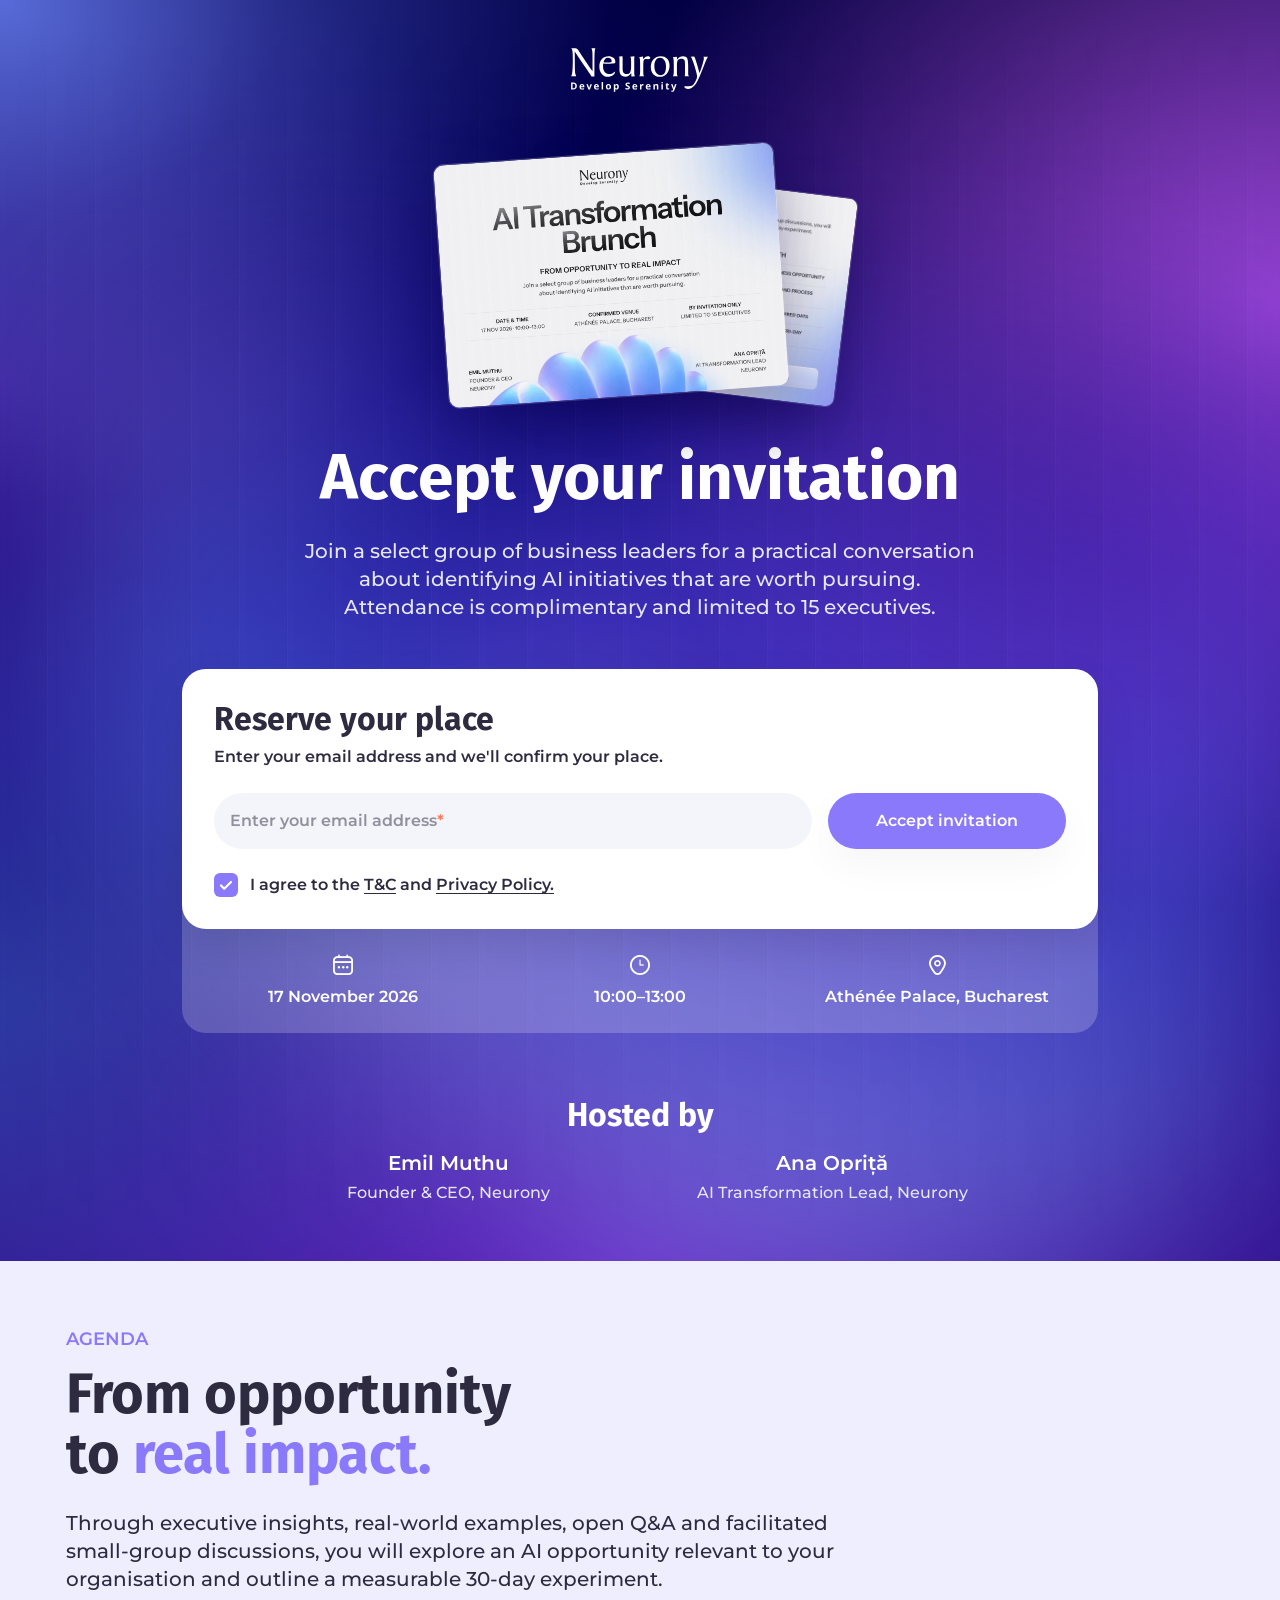
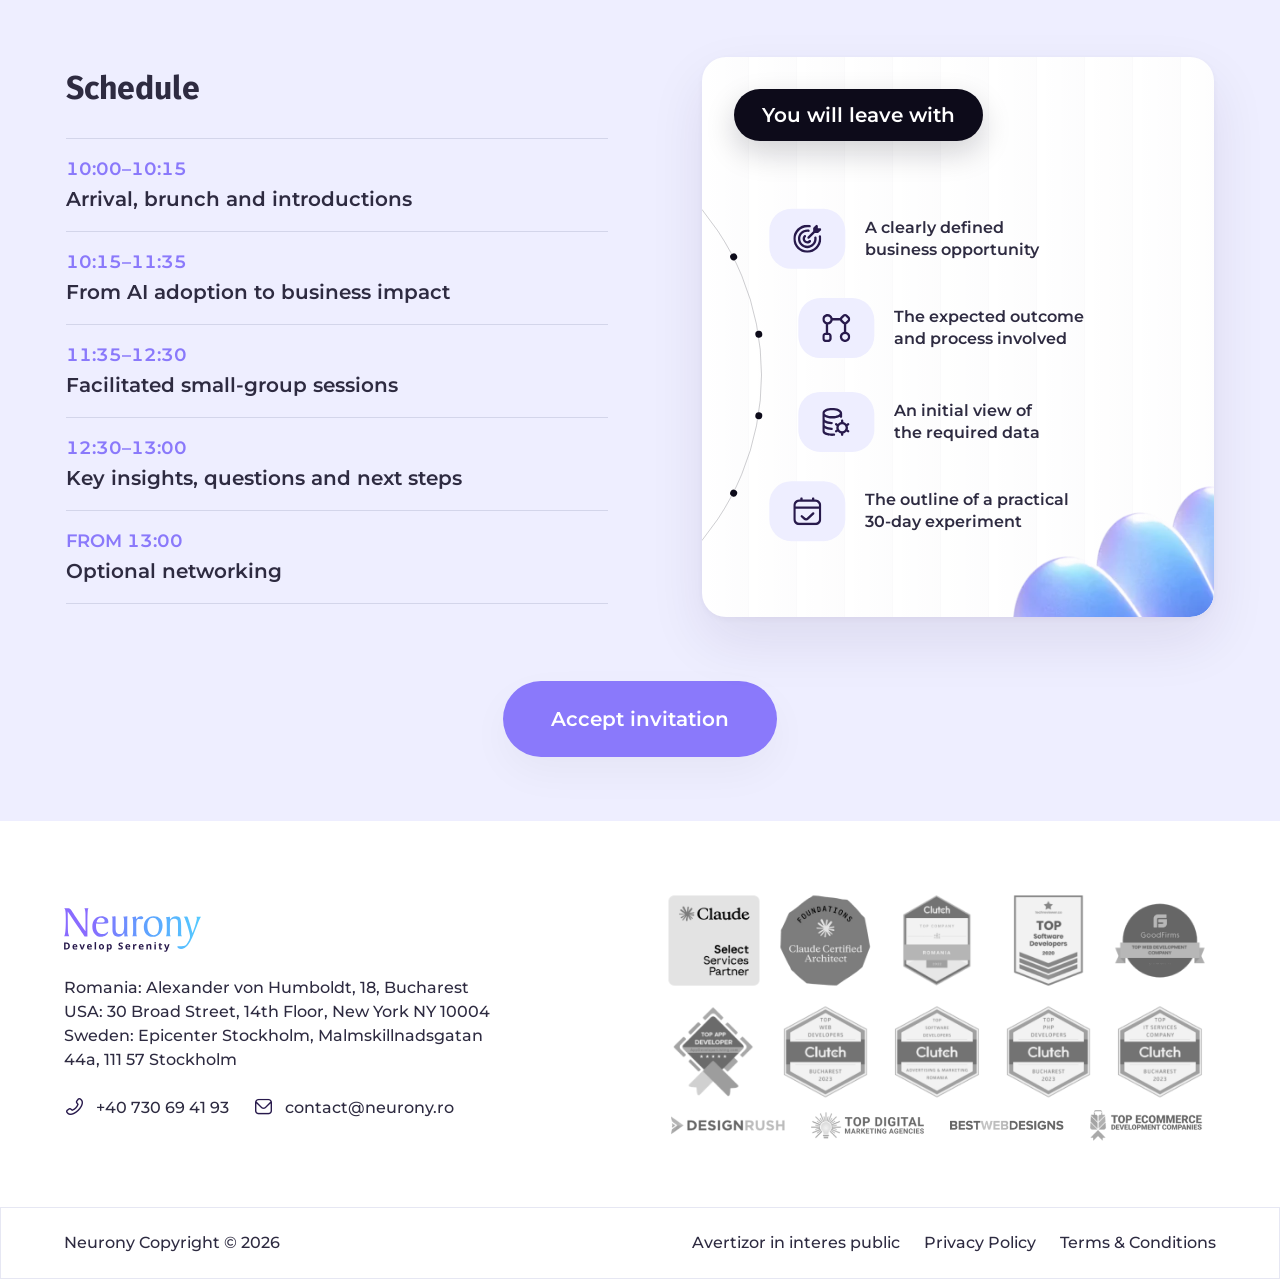
<file: site/index.html>
<!doctype html>
<html lang="en">
<head>
<meta charset="utf-8">
<meta name="viewport" content="width=device-width, initial-scale=1">
<!-- Preview for colleagues: remove this line when the page goes public. -->
<meta name="robots" content="noindex, nofollow">
<title>AI Transformation Brunch · Neurony</title>
<meta name="description" content="Join a select group of business leaders on 17 November 2026 at Athénée Palace, Bucharest, for a practical conversation about AI initiatives worth pursuing.">
<link rel="icon" href="favicon.svg" type="image/svg+xml">
<link rel="icon" href="favicon-32.png" sizes="32x32" type="image/png">
<link rel="apple-touch-icon" href="apple-touch-icon.png">
<meta name="theme-color" content="#070066">
<!-- Link previews (LinkedIn, WhatsApp, Slack…). og:url and og:image must be absolute: update SITE_URL if the address changes. -->
<meta property="og:type" content="website">
<meta property="og:site_name" content="Neurony">
<meta property="og:title" content="AI Transformation Brunch · Neurony">
<meta property="og:description" content="17 November 2026, Athénée Palace, Bucharest. A practical conversation for business leaders about the AI initiatives worth pursuing. By invitation, limited to 15 executives.">
<meta property="og:url" content="https://gabrielmihai1120.github.io/ai-transformation-brunch/">
<meta property="og:image" content="https://gabrielmihai1120.github.io/ai-transformation-brunch/img/og-image.jpg">
<meta property="og:image:width" content="1200">
<meta property="og:image:height" content="630">
<meta property="og:image:alt" content="AI Transformation Brunch invitation by Neurony">
<meta name="twitter:card" content="summary_large_image">
<link rel="preconnect" href="https://fonts.googleapis.com">
<link rel="preconnect" href="https://fonts.gstatic.com" crossorigin>
<link rel="stylesheet" href="https://fonts.googleapis.com/css2?family=Fira+Sans:wght@500;600;700&amp;family=Montserrat:wght@500;600;700&amp;display=swap">
<link rel="stylesheet" href="css/neurony-base.css">
<link rel="stylesheet" href="css/brunch.css">
<script src="js/brunch.js" defer></script>
<style>body { margin: 0; }</style>
</head>
<body>
<div class="nw-page br-page">
<div class="nw-root">
<section class="br-hero nw-section">
<div aria-hidden="true" class="br-hero__bg">
<img alt="" class="br-hero__fan" src="img/brunch-fan.webp"/>
<span class="br-hero__lines"></span>
</div>
<div class="br-hero__inner">
<a aria-label="Neurony home" class="br-logo" href="index.html"><span aria-label="Neurony, Develop Serenity" class="nw-logo nw-logo--nav" role="img"><svg fill="none" viewbox="0 0 126 40" xmlns="http://www.w3.org/2000/svg"><g clip-path="url(#nw3_clip0_3077_2785)"><path d="M18.6353 0.131592C19.0101 0.631367 19.26 1.50597 19.3849 2.7554C19.6348 4.00483 19.6348 6.37876 19.6348 10.0021V21.1221C17.3858 18.1234 14.5121 13.8754 10.8888 8.37785C9.26452 6.00393 8.14003 4.25472 7.39037 3.13023C7.26543 2.88035 7.01554 2.63046 6.8906 2.25563C5.89106 0.881252 5.01645 0.131592 4.26679 0.131592H0.143663C0.76838 0.506424 1.14321 1.38103 1.26815 2.63046C1.51804 3.75495 1.64298 6.5037 1.64298 10.5019C1.64298 15.1248 1.51804 18.7481 1.26815 21.1221C1.01827 23.496 0.643436 25.1203 0.143663 25.745H4.76657C4.39174 24.9953 4.01691 23.9958 3.76702 22.7463C3.64208 21.372 3.51713 19.123 3.51713 15.9994L3.39219 3.13023C5.76611 6.62865 8.63981 11.0017 12.1382 16.1243C15.7616 21.247 17.8856 24.4955 18.7602 25.8699H21.384V12.6259C21.384 7.75314 21.509 4.62955 21.6339 3.00529C21.7589 1.50597 22.0087 0.506424 22.3836 0.131592H18.6353ZM99.3486 8.12797C98.474 8.62774 97.5994 9.3774 96.8498 10.3769L96.7248 8.87762C96.7248 8.50279 96.7248 8.25291 96.5999 7.87808L92.9765 8.25291C93.2264 8.50279 93.4763 9.00257 93.6012 10.0021C93.7262 10.8767 93.8511 12.7509 93.8511 15.6246V20.6223C93.8511 22.4964 93.7262 23.7459 93.6012 24.3706C93.4763 24.9953 93.2264 25.4951 92.9765 25.745H97.5994C97.2246 25.4951 96.9747 24.9953 96.8498 24.3706C96.7248 23.7459 96.7248 22.4964 96.7248 20.6223V16.874C96.7248 13.6255 96.9747 11.7513 97.5994 10.8767C98.2241 10.1271 99.2237 9.62728 100.723 9.62728C101.972 9.62728 102.847 10.0021 103.347 10.6268C103.847 11.1266 104.096 12.6259 104.096 14.8749V15.7495C104.096 17.7486 104.096 19.4978 104.096 21.1221C104.096 22.7463 103.972 24.2456 103.972 25.745H107.845C107.47 25.4951 107.22 25.1203 107.095 24.4955C106.97 23.9958 106.97 23.1212 106.97 21.7468V16.4992C106.97 12.7509 106.595 10.252 105.971 9.12751C105.346 8.00302 104.096 7.3783 102.472 7.3783C101.223 7.3783 100.223 7.62819 99.3486 8.12797ZM75.3595 10.1271C73.7353 11.8763 72.8607 14.2502 72.8607 17.1239C72.8607 19.9976 73.6103 22.2466 75.1096 23.8708C76.484 25.3701 78.4831 26.2447 81.1069 26.2447C83.8557 26.2447 85.9797 25.2452 87.479 23.371C89.1033 21.4969 89.9779 18.998 89.9779 15.8744C89.9779 13.2506 89.2282 11.1266 87.8539 9.62728C86.3545 8.12796 84.4804 7.3783 81.8566 7.3783C79.2328 7.3783 77.1087 8.25291 75.3595 10.1271ZM77.7335 22.4964C76.609 20.9971 76.1092 18.8731 76.1092 16.3742C76.1092 13.8754 76.609 12.1261 77.4836 10.8767C78.3582 9.50234 79.6076 8.87762 81.2319 8.87762C82.8561 8.87762 84.1056 9.62728 85.23 11.1266C86.2296 12.6259 86.7294 14.5001 86.7294 16.874C86.7294 19.4978 86.3545 21.372 85.4799 22.7463C84.7303 23.9958 83.4808 24.7454 81.9815 24.7454C80.2323 24.7454 78.733 23.9958 77.7335 22.4964ZM67.8629 8.12797C67.2382 8.50279 66.6135 9.25245 65.9888 10.252C65.9888 10.0021 65.9888 9.75223 65.8638 9.3774C65.8638 8.37785 65.614 7.75313 65.2391 7.75313C65.2391 7.75313 64.7393 7.87808 64.1146 8.00302C63.365 8.12796 62.7403 8.25291 62.2405 8.25291C62.6153 8.50279 62.7402 9.00257 62.8652 9.87717C62.9901 10.7518 63.1151 12.7509 63.1151 15.6246V20.6223C63.1151 22.4964 62.9901 23.7459 62.8652 24.3706C62.7402 24.9953 62.6153 25.4951 62.2405 25.745H66.8634C66.4885 25.4951 66.2387 24.9953 66.1137 24.3706C66.1137 23.7459 65.9888 22.7463 65.9888 21.247V16.2493C65.9888 13.5005 66.1137 11.8763 66.4886 11.1266C66.8634 10.3769 67.4881 10.0021 68.6126 10.0021L70.7366 10.1271C71.2364 10.1271 71.7362 10.0021 71.9861 9.75223C72.2359 9.62729 72.3609 9.25245 72.3609 8.87762C72.3609 8.50279 72.111 8.12796 71.7362 7.87808C71.3613 7.50325 70.8616 7.3783 70.2368 7.3783C69.3622 7.3783 68.6126 7.62819 67.8629 8.12797ZM53.9942 7.87808C54.3691 8.12796 54.494 8.50279 54.6189 9.12751C54.7439 9.62728 54.8688 10.6268 54.8688 12.0012V16.6241C54.8688 19.3729 54.494 21.247 53.8693 22.2466C53.3695 23.2461 52.245 23.7459 50.7457 23.7459C49.4963 23.7459 48.4967 23.371 47.9969 22.4964C47.3722 21.7468 47.1223 20.2475 47.1223 18.3733V8.87762C47.1223 8.25291 47.1223 7.87808 46.9974 7.62819C46.8725 7.50325 46.7475 7.3783 46.3727 7.3783C46.3727 7.3783 46.2477 7.3783 46.2477 7.50325L43.499 7.87808C43.7489 8.00302 43.9988 8.25291 44.1237 8.50279C44.2486 8.62774 44.2486 9.00257 44.2486 9.50234C44.2486 9.50234 44.2486 9.75223 44.2486 10.1271C44.2486 12.2511 44.2486 14.5001 44.2486 16.7491V17.4987C44.2486 19.3729 44.2486 20.7472 44.3736 21.6218C44.4985 22.3715 44.7484 23.1212 44.9983 23.6209C45.4981 24.4955 45.9979 25.1203 46.8725 25.4951C47.6221 25.9949 48.6217 26.2447 49.6212 26.2447C50.6208 26.2447 51.7452 25.8699 52.6198 25.2452C53.6194 24.6205 54.3691 23.8708 54.9938 22.7463L55.1187 25.745C55.1187 25.8699 55.1187 25.9949 55.2437 25.9949L58.4922 25.745C58.2423 25.4951 57.9924 24.9953 57.8675 24.2456C57.7425 23.6209 57.7425 22.3715 57.7425 20.4974V18.3733C57.7425 15.9994 57.7425 13.8754 57.7425 11.8763C57.7425 9.87717 57.8675 8.50279 57.8675 7.3783L53.9942 7.87808ZM28.2559 10.0021C26.6316 11.6264 25.882 14.0003 25.882 16.874C25.882 19.7477 26.6316 21.9967 28.131 23.6209C29.5053 25.3701 31.3795 26.2447 33.7534 26.2447C35.5026 26.2447 37.0019 25.745 38.2514 24.8704C39.5008 23.8708 40.2505 22.8713 40.2505 21.8717V21.372C39.3759 22.1216 38.6262 22.7463 37.7516 23.1212C37.0019 23.496 36.0024 23.7459 35.1278 23.7459C33.2536 23.7459 31.8793 22.9962 30.7548 21.7468C29.7552 20.4974 29.2555 18.6232 29.2555 16.4992C29.2555 15.9994 29.2555 15.6246 29.2555 15.2497C29.3804 14.8749 29.3804 14.5001 29.5053 14.1252C30.0051 14.2502 30.5049 14.2502 31.0047 14.2502C31.6294 14.2502 32.379 14.2502 33.3786 14.2502C36.752 14.2502 38.7511 14.1252 39.3759 13.8754C40.1255 13.7504 40.5003 13.2506 40.5003 12.6259C40.5003 11.1266 39.8756 9.87717 38.7511 8.87762C37.6266 7.87808 36.1273 7.3783 34.2532 7.3783C31.7543 7.3783 29.7552 8.25291 28.2559 10.0021ZM31.1296 10.0021C31.8793 9.12751 32.7539 8.75268 33.8784 8.75268C34.753 8.75268 35.6276 9.00257 36.2523 9.62728C36.877 10.252 37.1269 10.8767 37.1269 11.7513C37.1269 12.2511 37.0019 12.6259 36.5022 12.8758C36.1273 13.0008 35.0028 13.1257 33.2536 13.1257H31.0047L29.7552 13.0008C29.8802 11.7513 30.3799 10.7518 31.1296 10.0021ZM111.968 7.62819L109.219 8.00302C109.469 8.12796 109.844 8.50279 110.219 9.12751C110.469 9.75223 110.968 11.1266 111.718 13.2506C112.718 16.1243 113.467 18.8731 114.217 21.372C114.842 23.7459 115.091 25.3701 115.091 25.8699C115.091 26.7445 114.842 27.869 114.217 29.2434C113.717 30.4928 112.967 31.7422 111.968 32.9917C111.468 33.6164 110.843 34.1162 110.219 34.3661C109.594 34.6159 108.594 34.7409 107.22 34.7409H105.471C104.596 34.7409 104.096 34.7409 103.847 34.8658C103.597 34.9908 103.472 35.1157 103.472 35.3656C103.472 35.9903 103.847 36.3652 104.471 36.74C105.096 37.1148 105.971 37.3647 106.845 37.3647C109.094 37.3647 111.093 36.2402 112.967 33.9912C114.717 31.8672 116.841 27.7441 119.09 21.7468C119.589 20.3724 120.339 18.6232 121.214 16.4992C122.963 11.7513 124.212 8.87762 125.087 7.87808H120.964C121.089 8.12796 121.089 8.37785 121.214 8.62774C121.214 8.87762 121.339 9.12751 121.339 9.3774C121.339 10.252 120.964 11.8763 120.214 14.3751C119.465 16.874 118.59 19.7477 117.34 22.9962C116.841 21.1221 116.091 18.6232 115.341 15.7495C113.842 10.3769 112.843 7.62819 112.343 7.62819H111.968Z" fill="white"></path><path clip-rule="evenodd" d="M41.8153 32.8332C42.3868 32.8333 42.8424 33.0566 43.1639 33.5031C43.4943 33.9408 43.6551 34.5659 43.6551 35.3518C43.6551 35.8697 43.5744 36.3252 43.4227 36.7092C43.2708 37.0933 43.0562 37.3887 42.7703 37.5852C42.4935 37.7904 42.163 37.8889 41.7791 37.8889C41.2077 37.8888 40.7609 37.6746 40.4305 37.2639H40.3592C40.4038 37.6742 40.4305 37.9063 40.4305 37.969V39.9426H39.0994V32.9221H40.1805L40.368 33.5568H40.4305C40.7431 33.0745 41.1989 32.8332 41.8153 32.8332ZM41.3865 33.8957C41.0562 33.8957 40.8148 33.9942 40.6629 34.1994C40.5111 34.4049 40.4394 34.7359 40.4305 35.2004V35.343C40.4305 35.8698 40.5112 36.2446 40.6629 36.468C40.8237 36.6913 41.0647 36.8078 41.4041 36.8078C42.0026 36.8078 42.2977 36.3167 42.2977 35.3342C42.2977 34.8519 42.2259 34.4943 42.074 34.2531C41.9312 34.0121 41.699 33.8958 41.3865 33.8957Z" fill="white" fill-rule="evenodd"></path><path d="M93.7 35.6643C93.7804 35.9054 93.8344 36.1825 93.8612 36.5129H93.8885C93.9242 36.2093 93.9867 35.9321 94.076 35.6643L94.9774 32.9221H96.4071L94.3436 38.425C94.1561 38.9338 93.8881 39.3086 93.5311 39.5676C93.1828 39.8176 92.7718 39.9425 92.3074 39.9426C92.0752 39.9426 91.8511 39.916 91.6278 39.8713V38.8176C91.7885 38.8533 91.9676 38.8713 92.1551 38.8713C92.3873 38.8713 92.5927 38.7994 92.7713 38.6565C92.9499 38.5136 93.0842 38.2997 93.1824 38.0051L93.2625 37.7639L91.324 32.9221H92.7801L93.7 35.6643Z" fill="white"></path><path clip-rule="evenodd" d="M10.0262 32.8332C10.714 32.8332 11.2505 33.03 11.6346 33.4231C12.0184 33.816 12.2146 34.3516 12.2147 35.0481V35.6916H9.07111C9.08009 36.0665 9.19592 36.37 9.40119 36.5754C9.61556 36.7898 9.91081 36.8977 10.286 36.8977C10.5805 36.8976 10.8572 36.8703 11.116 36.8078C11.384 36.7453 11.6525 36.6469 11.9383 36.5129V37.5402C11.7062 37.6563 11.456 37.7454 11.1971 37.799C10.9292 37.8615 10.6074 37.8889 10.2235 37.8889C9.43743 37.8889 8.82924 37.6742 8.38264 37.2365C7.94516 36.8078 7.7225 36.1914 7.72248 35.3967C7.72248 34.5749 7.92781 33.9497 8.33869 33.5031C8.74056 33.0567 9.30292 32.8333 10.0262 32.8332ZM10.036 33.7795C9.75907 33.7795 9.5356 33.8694 9.37482 34.0481C9.21408 34.2267 9.1243 34.4765 9.09748 34.8068H10.9647C10.9646 34.4767 10.8753 34.2266 10.7059 34.0481C10.5452 33.8695 10.3216 33.7796 10.036 33.7795Z" fill="white" fill-rule="evenodd"></path><path clip-rule="evenodd" d="M23.2615 32.8332C23.9493 32.8332 24.4859 33.03 24.8699 33.4231C25.2537 33.816 25.45 34.3517 25.45 35.0481V35.6916H22.3065C22.3154 36.0665 22.4313 36.37 22.6365 36.5754C22.8509 36.7898 23.1462 36.8977 23.5213 36.8977C23.8158 36.8976 24.0925 36.8703 24.3514 36.8078C24.6194 36.7453 24.8878 36.6469 25.1737 36.5129V37.5402C24.9416 37.6563 24.6913 37.7454 24.4324 37.799C24.1646 37.8615 23.8427 37.8889 23.4588 37.8889C22.6728 37.8889 22.0646 37.6742 21.618 37.2365C21.1805 36.8078 20.9578 36.1915 20.9578 35.3967C20.9578 34.5749 21.1632 33.9497 21.574 33.5031C21.9759 33.0567 22.5383 32.8333 23.2615 32.8332ZM23.2703 33.7795C22.9937 33.7796 22.7709 33.8696 22.6102 34.0481C22.4494 34.2267 22.3597 34.4765 22.3328 34.8068H24.2C24.2 34.4765 24.1099 34.2267 23.9403 34.0481C23.7795 33.8695 23.5561 33.7795 23.2703 33.7795Z" fill="white" fill-rule="evenodd"></path><path clip-rule="evenodd" d="M34.2127 32.8332C34.6771 32.8332 35.0967 32.9315 35.4539 33.1369C35.8112 33.3424 36.0886 33.6368 36.2762 34.0119C36.4637 34.396 36.5613 34.8427 36.5613 35.3518C36.5613 36.1467 36.3562 36.7634 35.9363 37.219C35.5165 37.6655 34.9356 37.8889 34.1854 37.8889C33.7211 37.8888 33.3013 37.7817 32.9442 37.5764C32.5869 37.3709 32.3184 37.0757 32.1219 36.6916C31.9344 36.3076 31.8367 35.8608 31.8367 35.3518C31.8368 34.557 32.0421 33.9409 32.4617 33.4943C32.8726 33.0567 33.4624 32.8332 34.2127 32.8332ZM34.1942 33.9045C33.8372 33.9046 33.5873 34.021 33.4266 34.2619C33.2748 34.5031 33.1942 34.8695 33.1942 35.3518C33.1942 35.834 33.2748 36.2003 33.4266 36.4504C33.5874 36.6916 33.8466 36.8166 34.2039 36.8166C34.561 36.8165 34.8108 36.6915 34.9715 36.4504C35.1233 36.2003 35.2039 35.8341 35.2039 35.3518C35.2039 34.8695 35.1233 34.512 34.9715 34.2619C34.8107 34.021 34.5513 33.9045 34.1942 33.9045Z" fill="white" fill-rule="evenodd"></path><path d="M51.8973 31.3322C52.2278 31.3322 52.5409 31.3681 52.8446 31.4484C53.1482 31.5288 53.4604 31.6366 53.7908 31.7795L53.3533 32.8332C53.0142 32.6904 52.7288 32.5919 52.5145 32.5383C52.2913 32.4847 52.0676 32.4582 51.8533 32.4582C51.5943 32.4582 51.3975 32.5208 51.2635 32.6369C51.1297 32.753 51.0585 32.9134 51.0584 33.1008C51.0584 33.2168 51.085 33.324 51.1385 33.4133C51.201 33.5026 51.2811 33.5927 51.4061 33.6731C51.5222 33.7534 51.8081 33.9051 52.2635 34.1193C52.8618 34.4051 53.2638 34.691 53.4871 34.9768C53.7104 35.2625 53.8181 35.6108 53.8182 36.0305C53.8182 36.6021 53.6129 37.0584 53.202 37.3889C52.7822 37.7193 52.2099 37.8889 51.4686 37.8889C50.79 37.8888 50.1828 37.755 49.6649 37.5051V36.2453C50.0935 36.4418 50.46 36.5761 50.7547 36.6565C51.0582 36.7278 51.326 36.7717 51.576 36.7717C51.8706 36.7717 52.094 36.7098 52.2547 36.6027C52.4155 36.4866 52.4959 36.3163 52.4959 36.093C52.4959 35.9681 52.4599 35.8611 52.3885 35.7629C52.3171 35.6647 52.2187 35.566 52.0848 35.4768C51.9506 35.3874 51.674 35.2443 51.2547 35.0481C50.8706 34.8605 50.5752 34.6914 50.3787 34.5217C50.1823 34.352 50.031 34.1551 49.9149 33.9318C49.7987 33.7085 49.7362 33.4494 49.7362 33.1457C49.7362 32.583 49.9324 32.1362 50.3074 31.8147C50.6915 31.4932 51.2186 31.3323 51.8973 31.3322Z" fill="white"></path><path clip-rule="evenodd" d="M58.3182 32.8332C59.006 32.8332 59.5425 33.03 59.9266 33.4231C60.3104 33.816 60.5066 34.3517 60.5067 35.0481V35.6916H57.3631C57.3721 36.0666 57.4879 36.37 57.6932 36.5754C57.9076 36.7898 58.2028 36.8977 58.5779 36.8977C58.8725 36.8976 59.1492 36.8703 59.408 36.8078C59.676 36.7453 59.9445 36.6469 60.2303 36.5129V37.5402C59.9981 37.6564 59.7471 37.7454 59.4881 37.799C59.2203 37.8615 58.8991 37.8889 58.5154 37.8889C57.7294 37.8889 57.1212 37.6742 56.6746 37.2365C56.2371 36.8078 56.0145 36.1915 56.0145 35.3967C56.0145 34.5749 56.2198 33.9497 56.6307 33.5031C57.0326 33.0567 57.5949 32.8333 58.3182 32.8332ZM58.327 33.7795C58.0503 33.7796 57.8275 33.8696 57.6668 34.0481C57.5061 34.2267 57.4163 34.4765 57.3895 34.8068H59.2567C59.2566 34.4765 59.1666 34.2267 58.9969 34.0481C58.8361 33.8695 58.6127 33.7795 58.327 33.7795Z" fill="white" fill-rule="evenodd"></path><path clip-rule="evenodd" d="M70.5281 32.8332C71.2158 32.8333 71.7515 33.0301 72.1356 33.4231C72.5195 33.816 72.7166 34.3516 72.7166 35.0481V35.6916H69.5721C69.5811 36.0664 69.697 36.37 69.9022 36.5754C70.1165 36.7898 70.4118 36.8977 70.7869 36.8977C71.0817 36.8977 71.359 36.8703 71.618 36.8078C71.8858 36.7453 72.1536 36.6468 72.4393 36.5129V37.5402C72.2071 37.6563 71.957 37.7454 71.6981 37.799C71.4301 37.8616 71.1085 37.8889 70.7244 37.8889C69.9385 37.8889 69.3312 37.6742 68.8846 37.2365C68.4469 36.8078 68.2235 36.1916 68.2235 35.3967C68.2235 34.575 68.4288 33.9497 68.8397 33.5031C69.2416 33.0565 69.8046 32.8332 70.5281 32.8332ZM70.5369 33.7795C70.26 33.7795 70.0366 33.8694 69.8758 34.0481C69.7151 34.2267 69.6253 34.4765 69.5985 34.8068H71.4656C71.4656 34.4766 71.3764 34.2266 71.2069 34.0481C71.0461 33.8694 70.8227 33.7795 70.5369 33.7795Z" fill="white" fill-rule="evenodd"></path><path d="M88.1805 32.9221H89.5467V33.9231H88.1805V36.2717C88.1805 36.4591 88.2336 36.6023 88.3406 36.6916C88.4478 36.7809 88.591 36.8254 88.7606 36.8254C88.9928 36.8254 89.2699 36.7723 89.6004 36.674V37.6652C89.2699 37.8082 88.8591 37.8889 88.3768 37.8889C87.8498 37.8889 87.4568 37.7545 87.2156 37.4865C86.9745 37.2096 86.8494 36.8076 86.8494 36.2717V33.9231H86.2147V33.3606L86.9471 32.9133L87.3319 31.8859H88.1805V32.9221Z" fill="white"></path><path clip-rule="evenodd" d="M2.07502 31.4221C3.11999 31.4221 3.92429 31.6985 4.49592 32.2434C5.07641 32.7971 5.36213 33.5656 5.36213 34.5481C5.36213 35.602 5.06703 36.4064 4.46857 36.9602C3.8702 37.5227 3.00382 37.799 1.87873 37.799H0.0740433V31.4221H2.07502ZM1.42268 36.6828H2.00373C3.30746 36.6827 3.95966 35.9861 3.95979 34.5842C3.95979 33.2176 3.35214 32.5295 2.14631 32.5295H1.42268V36.6828Z" fill="white" fill-rule="evenodd"></path><path d="M16.367 35.7004C16.4741 36.0575 16.5365 36.3879 16.5633 36.7004H16.5906C16.6085 36.4236 16.6709 36.0843 16.7869 35.7004L17.7244 32.9221H19.118L17.2606 37.799H15.8934L14.036 32.9221H15.4295L16.367 35.7004Z" fill="white"></path><path d="M29.2977 37.799H27.9666V31.0109H29.2977V37.799Z" fill="white"></path><path d="M65.7479 32.8332C65.9263 32.8332 66.0781 32.8416 66.1942 32.8684L66.0965 34.1193C65.9893 34.0926 65.8548 34.0744 65.7029 34.0744C65.2743 34.0745 64.9439 34.1822 64.7117 34.4055C64.4707 34.6198 64.3543 34.9237 64.3543 35.3166V37.799H63.0233V32.9221H64.033L64.2293 33.7443H64.2918C64.4436 33.4675 64.6491 33.2529 64.908 33.0832C65.1671 32.9135 65.4442 32.8332 65.7479 32.8332Z" fill="white"></path><path d="M78.0028 32.8332C78.5742 32.8332 79.0029 32.9848 79.2977 33.2883C79.5924 33.6009 79.7351 34.0388 79.7352 34.6193V37.799H78.4051V34.9504C78.4051 34.602 78.3417 34.334 78.2166 34.1643C78.0916 33.9857 77.8957 33.8958 77.619 33.8957C77.2528 33.8957 76.9751 34.0207 76.8143 34.2707C76.6446 34.5208 76.5643 34.9325 76.5643 35.5041V37.799H75.2342V32.9221H76.2518L76.4305 33.5481H76.5018C76.6535 33.316 76.8592 33.137 77.118 33.0119C77.377 32.8958 77.6723 32.8332 78.0028 32.8332Z" fill="white"></path><path d="M83.8729 37.799H82.5418V32.9221H83.8729V37.799Z" fill="white"></path><path d="M83.2117 31.0109C83.6941 31.0109 83.9354 31.2256 83.9354 31.6633C83.9353 31.8686 83.8727 32.0297 83.7567 32.1457C83.6316 32.2617 83.4527 32.3147 83.2117 32.3147C82.7296 32.3146 82.4882 32.1007 82.4881 31.6633C82.4881 31.2257 82.7295 31.011 83.2117 31.0109Z" fill="white"></path></g><defs><clippath id="nw3_clip0_3077_2785"><rect fill="white" height="40" width="125.098"></rect></clippath></defs></svg></span></a>
<div aria-label="The AI Transformation Brunch invitation: front page and agenda" class="br-invite" role="img">
<img alt="" class="br-invite__page br-invite__page--back" src="img/brunch-invite-agenda.webp"/>
<img alt="" class="br-invite__page br-invite__page--front" src="img/brunch-invite-front.webp"/>
</div>
<div class="br-copy">
<h1 class="nw-h1 nw-text-default">Accept your invitation</h1>
<p class="nw-body-l-m nw-text-subtle br-copy__lead">Join a select group of business leaders for a practical conversation about identifying AI initiatives that are worth pursuing. Attendance is complimentary and limited to 15 executives.</p>
</div>
<div class="br-cta" id="br-reserve">
<div class="br-signup">
<form class="br-signup__form" id="rsvp-form" novalidate="">
<div class="br-signup__copy">
<h2 class="nw-h3 nw-text-inverse">Reserve your place</h2>
<p class="nw-body-m nw-text-inverse br-signup__text">Enter your email address and we'll confirm your place.</p>
</div>
<div class="br-signup__row">
<label class="br-email">
<input aria-label="Email address (required)" autocomplete="email" class="nw-field__control" id="rsvp-email" name="email" placeholder=" " required="" type="email"/>
<span aria-hidden="true" class="br-email__ph">Enter your email address<span class="br-email__req">*</span></span>
</label>
<button class="nw-btn nw-btn-primary nw-btn--default br-signup__btn" type="submit"><span class="nw-btn__label">Accept invitation</span></button>
</div>
<label class="nw-check" for="rsvp-consent"><input checked="" class="nw-check__input" id="rsvp-consent" name="consent" required="" type="checkbox"/><span aria-hidden="true" class="nw-check__box"><svg height="100%" viewbox="0 0 24 24" width="100%"><path d="M7 12.5l3.2 3.2L17 9" fill="none" stroke="currentColor" stroke-linecap="round" stroke-linejoin="round" stroke-width="2.2"></path></svg></span><span class="nw-check__label">I agree to the <a href="#">T&amp;C</a> and <a href="#">Privacy Policy.</a></span></label>
<p class="br-signup__error nw-body-s" hidden="" id="rsvp-error" role="alert"></p></form>
</div>
<ul class="br-features">
<li><span aria-hidden="true" class="nw-icon" data-icon="calendar" style="--nw-icon-size: 24;"></span><span class="nw-body-m">17 November 2026</span></li>
<li><span aria-hidden="true" class="nw-icon" data-icon="clock-three" style="--nw-icon-size: 24;"></span><span class="nw-body-m">10:00–13:00</span></li>
<li><span aria-hidden="true" class="nw-icon" data-icon="marker" style="--nw-icon-size: 24;"></span><span class="nw-body-m">Athénée Palace, Bucharest</span></li>
</ul>
</div>
<div class="br-details">
<h2 class="nw-h3 nw-text-default br-details__label">Hosted by</h2>
<div class="br-details__item"><p class="nw-body-l nw-text-default">Emil Muthu</p><p class="nw-body-m-m nw-text-subtle">Founder &amp; CEO, Neurony</p></div>
<div class="br-details__item"><p class="nw-body-l nw-text-default">Ana Opriță</p><p class="nw-body-m-m nw-text-subtle">AI Transformation Lead, Neurony</p></div>
</div>
</div>
</section>
<section class="br-agenda nw-section nw-pad-y-s nw-bg-brand-subtle">
<div class="br-title">
<p class="nw-eyebrow nw-text-brand">Agenda</p>
<h2 class="nw-h2 nw-text-inverse">From opportunity to <span class="nw-text-brand">real impact.</span></h2>
<p class="nw-body-l-m nw-text-inverse br-title__lead">Through executive insights, real-world examples, open Q&amp;A and facilitated small-group discussions, you will explore an AI opportunity relevant to your organisation and outline a measurable 30-day experiment.</p>
</div>
<div class="br-cols">
<div class="br-col">
<h3 class="nw-h3 nw-text-inverse">Schedule</h3>
<ol class="br-sched">
<li class="br-sched__row"><span class="br-sched__time nw-eyebrow nw-text-brand">10:00–10:15</span><span class="br-sched__what">Arrival, brunch and introductions</span></li>
<li class="br-sched__row"><span class="br-sched__time nw-eyebrow nw-text-brand">10:15–11:35</span><span class="br-sched__what">From AI adoption to business impact</span></li>
<li class="br-sched__row"><span class="br-sched__time nw-eyebrow nw-text-brand">11:35–12:30</span><span class="br-sched__what">Facilitated small-group sessions</span></li>
<li class="br-sched__row"><span class="br-sched__time nw-eyebrow nw-text-brand">12:30–13:00</span><span class="br-sched__what">Key insights, questions and next steps</span></li>
<li class="br-sched__row"><span class="br-sched__time nw-eyebrow nw-text-brand">From 13:00</span><span class="br-sched__what">Optional networking</span></li>
</ol>
</div>
<div class="br-col">
<div class="br-lw">
<span aria-hidden="true" class="br-lw__bg">
<span class="br-lw__lines"></span>
<span class="br-lw__fan"><img alt="" src="img/brunch-fan.webp"/></span>
</span>
<h3 class="br-lw__title">You will leave with</h3>
<span aria-hidden="true" class="br-lw__arc"></span>
<ul class="br-lw__wheel">
<li class="br-lw__item" style="--a: -27;"><span aria-hidden="true" class="br-lw__tick"></span><span class="br-lw__row"><span class="br-lw__chip"><svg aria-hidden="true" class="br-row__svg" fill="currentColor" viewbox="0 0 24 24" xmlns="http://www.w3.org/2000/svg"><path d="M24,12c0,6.62-5.38,12-12,12S0,18.62,0,12,5.38,0,12,0c.73,0,1.47,.07,2.18,.2,.54,.1,.9,.62,.8,1.16-.1,.54-.62,.9-1.16,.8-.59-.11-1.21-.16-1.82-.16C6.49,2,2,6.49,2,12s4.49,10,10,10,10-4.49,10-10c0-.61-.06-1.22-.16-1.82-.1-.54,.26-1.06,.8-1.16,.55-.1,1.06,.26,1.16,.8,.13,.71,.2,1.45,.2,2.18ZM12.86,6.06c.55,.08,1.05-.3,1.13-.85s-.3-1.05-.85-1.13c-.38-.05-.76-.08-1.14-.08-4.41,0-8,3.59-8,8s3.59,8,8,8,8-3.59,8-8c0-.38-.03-.76-.08-1.14-.08-.55-.58-.93-1.13-.85-.55,.08-.93,.58-.85,1.13,.04,.28,.06,.57,.06,.86,0,3.31-2.69,6-6,6s-6-2.69-6-6,2.69-6,6-6c.29,0,.58,.02,.86,.06Zm-2.19,4.45c.41-.37,.45-1,.08-1.41-.37-.41-1-.45-1.41-.08-.85,.76-1.33,1.85-1.33,2.98,0,2.21,1.79,4,4,4,1.14,0,2.22-.49,2.98-1.33,.37-.41,.33-1.04-.08-1.41-.41-.37-1.04-.33-1.41,.08-.38,.42-.92,.67-1.49,.67-1.1,0-2-.9-2-2,0-.57,.24-1.11,.67-1.49Zm1.63-.22c-.39,.39-.39,1.02,0,1.41,.2,.2,.45,.29,.71,.29s.51-.1,.71-.29l4.71-4.71h2.59c.27,0,.52-.11,.71-.29l2-2c.29-.29,.37-.72,.22-1.09-.15-.37-.52-.62-.92-.62h-2V1c0-.4-.24-.77-.62-.92-.38-.16-.8-.07-1.09,.22l-2,2c-.19,.19-.29,.44-.29,.71v2.59l-4.71,4.71Z"></path></svg></span><span class="br-lw__label"><span class="br-lw__text">A clearly defined<br/>business opportunity</span></span></span></li>
<li class="br-lw__item" style="--a: -9;"><span aria-hidden="true" class="br-lw__tick"></span><span class="br-lw__row"><span class="br-lw__chip"><svg aria-hidden="true" class="br-row__svg" fill="currentColor" viewbox="0 0 24 24" xmlns="http://www.w3.org/2000/svg"><path d="m20.5,15.121v-6.357c.392-.142.762-.361,1.076-.675l1.564-1.564c1.145-1.145,1.145-3.007,0-4.151l-1.564-1.564c-1.146-1.146-3.008-1.144-4.151,0l-1.564,1.564c-.309.309-.531.677-.675,1.076h-6.322c-.476-1.973-2.245-3.449-4.363-3.449C2.019,0,0,2.019,0,4.5c0,1.953,1.258,3.602,3,4.224v7.276h-.199c-1.544,0-2.801,1.256-2.801,2.8v2.4c0,1.544,1.257,2.8,2.801,2.8h2.399c1.544,0,2.8-1.256,2.8-2.8v-2.4c0-1.544-1.256-2.8-2.8-2.8h-.2v-7.051c1.927-.217,3.492-1.635,3.895-3.501h6.29c.144.399.366.767.675,1.076l1.564,1.564c.314.314.683.533,1.075.675v6.357c-2,.457-3.5,2.242-3.5,4.379,0,2.481,2.019,4.5,4.5,4.5s4.5-2.019,4.5-4.5c0-2.137-1.5-3.922-3.5-4.379Zm-14.5,3.679v2.4c0,.441-.358.8-.8.8h-2.399c-.441,0-.801-.358-.801-.8v-2.4c0-.441.359-.8.801-.8h2.399c.441,0,.8.358.8.8Zm-1.5-11.8c-1.379,0-2.5-1.122-2.5-2.5s1.121-2.5,2.5-2.5,2.5,1.122,2.5,2.5-1.121,2.5-2.5,2.5Zm12.774-1.89c-.177-.177-.273-.412-.273-.662s.097-.485.273-.662l1.564-1.564c.177-.177.412-.274.662-.274s.484.097.661.274l1.564,1.564c.177.177.274.412.274.662s-.098.485-.274.662l-1.564,1.564c-.354.354-.971.353-1.323,0l-1.564-1.564Zm2.226,16.89c-1.379,0-2.5-1.121-2.5-2.5s1.121-2.5,2.5-2.5,2.5,1.121,2.5,2.5-1.121,2.5-2.5,2.5Z"></path></svg></span><span class="br-lw__label"><span class="br-lw__text">The expected outcome<br/>and process involved</span></span></span></li>
<li class="br-lw__item" style="--a: 9;"><span aria-hidden="true" class="br-lw__tick"></span><span class="br-lw__row"><span class="br-lw__chip"><svg aria-hidden="true" class="br-row__svg" fill="currentColor" viewbox="0 0 24 24" xmlns="http://www.w3.org/2000/svg"><path d="m22.696 19.134-.974-.562c.166-.497.278-1.019.278-1.572s-.111-1.075-.278-1.572l.974-.562c.478-.276.642-.888.366-1.366s-.887-.643-1.366-.366l-.973.562c-.705-.794-1.644-1.375-2.723-1.594v-1.101c0-.552-.448-1-1-1s-1 .448-1 1v1.101c-1.079.22-2.018.801-2.723 1.594l-.973-.562c-.48-.277-1.09-.111-1.366.366-.276.479-.112 1.09.366 1.366l.974.562c-.166.497-.278 1.019-.278 1.572s.111 1.075.278 1.572l-.974.562c-.478.276-.642.888-.366 1.366.278.482.896.639 1.366.366l.973-.562c.705.794 1.644 1.375 2.723 1.594v1.101c0 .553.448 1 1 1s1-.447 1-1v-1.101c1.079-.22 2.018-.801 2.723-1.594l.973.562c.47.273 1.088.116 1.366-.366.276-.479.112-1.09-.366-1.366zm-5.696.866c-1.654 0-3-1.346-3-3s1.346-3 3-3 3 1.346 3 3-1.346 3-3 3zm-7.086 1.939c-.457.039-.93.061-1.414.061-4.206 0-6.5-1.463-6.5-2.214v-2.328c1.426.886 3.515 1.458 5.969 1.534h.031c.538 0 .982-.428.999-.97.017-.552-.417-1.013-.969-1.03-3.736-.114-6.031-1.528-6.031-2.492v-2.042c1.426.886 3.515 1.458 5.969 1.534h.031c.538 0 .982-.428.999-.97.017-.552-.417-1.013-.969-1.03-3.736-.115-6.031-1.529-6.031-2.493v-2.041c1.535.954 3.835 1.541 6.5 1.541s4.965-.588 6.5-1.541v.041c0 .552.448 1 1 1s1-.448 1-1v-3c.002-2.564-3.652-4.499-8.498-4.499s-8.5 1.935-8.5 4.5v15.286c0 2.767 4.276 4.214 8.5 4.214.53 0 1.064-.022 1.586-.068.55-.048.958-.532.91-1.082-.048-.551-.53-.97-1.083-.91zm-1.414-19.939c3.968 0 6.5 1.48 6.5 2.5s-2.532 2.5-6.5 2.5-6.5-1.48-6.5-2.5 2.532-2.5 6.5-2.5z"></path></svg></span><span class="br-lw__label"><span class="br-lw__text">An initial view of<br/>the required data</span></span></span></li>
<li class="br-lw__item" style="--a: 27;"><span aria-hidden="true" class="br-lw__tick"></span><span class="br-lw__row"><span class="br-lw__chip"><svg aria-hidden="true" class="br-row__svg" fill="currentColor" viewbox="0 -300 300 300" xmlns="http://www.w3.org/2000/svg"><path d="M238 275H225V288Q225 293 221.5 296.5Q218 300 212.5 300.0Q207 300 203.5 296.5Q200 293 200 287V275H100V288Q100 293 96.5 296.5Q93 300 87.5 300.0Q82 300 78.5 296.5Q75 293 75 287V275H63Q46 275 31.5 266.5Q17 258 8.5 243.5Q0 229 0 212V63Q0 46 8.5 31.5Q17 17 31.5 8.5Q46 0 63 0H238Q254 0 268.5 8.5Q283 17 291.5 31.5Q300 46 300 63V213Q300 229 291.5 243.5Q283 258 268.5 266.5Q254 275 237 275ZM63 250H238Q253 250 264.0 239.0Q275 228 275 213V200H25V213Q25 228 36.0 239.0Q47 250 63 250ZM238 25H63Q47 25 36.0 36.0Q25 47 25 63V175H275V63Q275 47 264.0 36.0Q253 25 237 25ZM223 136Q226 132 226.0 127.0Q226 122 223 118L163 61Q153 50 137.0 50.0Q121 50 110 61L82 87Q79 91 78.5 96.0Q78 101 81.5 105.0Q85 109 90.5 109.0Q96 109 99 105L128 79Q132 75 137.0 75.0Q142 75 146 79L205 136Q209 140 214.0 139.5Q219 139 223 136Z" transform="scale(1,-1)"></path></svg></span><span class="br-lw__label"><span class="br-lw__text">The outline of a practical<br/>30-day experiment</span></span></span></li>
</ul>
</div>
</div>
</div>
<div class="br-bottom-cta">
<a class="nw-btn nw-btn-primary nw-btn--large" data-scroll-to="br-reserve" href="#br-reserve"><span class="nw-btn__label">Accept invitation</span></a>
</div>
</section>

  <!-- Footer: shared Neurony website footer (design system component) -->
  <footer class="nw-footer"><div class="nw-footer__inner"><div class="nw-footer__contact"><span aria-label="Neurony, Develop Serenity" class="nw-logo nw-logo--nav" role="img"><svg fill="none" viewbox="0 0 126 40" xmlns="http://www.w3.org/2000/svg"><g clip-path="url(#nw4_clip0_3077_2749)"><path d="M18.6353 0.131592C19.0101 0.631367 19.26 1.50597 19.3849 2.7554C19.6348 4.00483 19.6348 6.37876 19.6348 10.0021V21.1221C17.3858 18.1234 14.5121 13.8754 10.8888 8.37785C9.26452 6.00393 8.14003 4.25472 7.39037 3.13023C7.26543 2.88035 7.01554 2.63046 6.8906 2.25563C5.89106 0.881252 5.01645 0.131592 4.26679 0.131592H0.143663C0.76838 0.506424 1.14321 1.38103 1.26815 2.63046C1.51804 3.75495 1.64298 6.5037 1.64298 10.5019C1.64298 15.1248 1.51804 18.7481 1.26815 21.1221C1.01827 23.496 0.643436 25.1203 0.143663 25.745H4.76657C4.39174 24.9953 4.01691 23.9958 3.76702 22.7463C3.64208 21.372 3.51713 19.123 3.51713 15.9994L3.39219 3.13023C5.76611 6.62865 8.63981 11.0017 12.1382 16.1243C15.7616 21.247 17.8856 24.4955 18.7602 25.8699H21.384V12.6259C21.384 7.75314 21.509 4.62955 21.6339 3.00529C21.7589 1.50597 22.0087 0.506424 22.3836 0.131592H18.6353ZM99.3486 8.12797C98.474 8.62774 97.5994 9.3774 96.8498 10.3769L96.7248 8.87762C96.7248 8.50279 96.7248 8.25291 96.5999 7.87808L92.9765 8.25291C93.2264 8.50279 93.4763 9.00257 93.6012 10.0021C93.7262 10.8767 93.8511 12.7509 93.8511 15.6246V20.6223C93.8511 22.4964 93.7262 23.7459 93.6012 24.3706C93.4763 24.9953 93.2264 25.4951 92.9765 25.745H97.5994C97.2246 25.4951 96.9747 24.9953 96.8498 24.3706C96.7248 23.7459 96.7248 22.4964 96.7248 20.6223V16.874C96.7248 13.6255 96.9747 11.7513 97.5994 10.8767C98.2241 10.1271 99.2237 9.62728 100.723 9.62728C101.972 9.62728 102.847 10.0021 103.347 10.6268C103.847 11.1266 104.096 12.6259 104.096 14.8749V15.7495C104.096 17.7486 104.096 19.4978 104.096 21.1221C104.096 22.7463 103.972 24.2456 103.972 25.745H107.845C107.47 25.4951 107.22 25.1203 107.095 24.4955C106.97 23.9958 106.97 23.1212 106.97 21.7468V16.4992C106.97 12.7509 106.595 10.252 105.971 9.12751C105.346 8.00302 104.096 7.3783 102.472 7.3783C101.223 7.3783 100.223 7.62819 99.3486 8.12797ZM75.3595 10.1271C73.7353 11.8763 72.8607 14.2502 72.8607 17.1239C72.8607 19.9976 73.6103 22.2466 75.1096 23.8708C76.484 25.3701 78.4831 26.2447 81.1069 26.2447C83.8557 26.2447 85.9797 25.2452 87.479 23.371C89.1033 21.4969 89.9779 18.998 89.9779 15.8744C89.9779 13.2506 89.2282 11.1266 87.8539 9.62728C86.3545 8.12796 84.4804 7.3783 81.8566 7.3783C79.2328 7.3783 77.1087 8.25291 75.3595 10.1271ZM77.7335 22.4964C76.609 20.9971 76.1092 18.8731 76.1092 16.3742C76.1092 13.8754 76.609 12.1261 77.4836 10.8767C78.3582 9.50234 79.6076 8.87762 81.2319 8.87762C82.8561 8.87762 84.1056 9.62728 85.23 11.1266C86.2296 12.6259 86.7294 14.5001 86.7294 16.874C86.7294 19.4978 86.3545 21.372 85.4799 22.7463C84.7303 23.9958 83.4808 24.7454 81.9815 24.7454C80.2323 24.7454 78.733 23.9958 77.7335 22.4964ZM67.8629 8.12797C67.2382 8.50279 66.6135 9.25245 65.9888 10.252C65.9888 10.0021 65.9888 9.75223 65.8638 9.3774C65.8638 8.37785 65.614 7.75313 65.2391 7.75313C65.2391 7.75313 64.7393 7.87808 64.1146 8.00302C63.365 8.12796 62.7403 8.25291 62.2405 8.25291C62.6153 8.50279 62.7402 9.00257 62.8652 9.87717C62.9901 10.7518 63.1151 12.7509 63.1151 15.6246V20.6223C63.1151 22.4964 62.9901 23.7459 62.8652 24.3706C62.7402 24.9953 62.6153 25.4951 62.2405 25.745H66.8634C66.4885 25.4951 66.2387 24.9953 66.1137 24.3706C66.1137 23.7459 65.9888 22.7463 65.9888 21.247V16.2493C65.9888 13.5005 66.1137 11.8763 66.4886 11.1266C66.8634 10.3769 67.4881 10.0021 68.6126 10.0021L70.7366 10.1271C71.2364 10.1271 71.7362 10.0021 71.9861 9.75223C72.2359 9.62729 72.3609 9.25245 72.3609 8.87762C72.3609 8.50279 72.111 8.12796 71.7362 7.87808C71.3613 7.50325 70.8616 7.3783 70.2368 7.3783C69.3622 7.3783 68.6126 7.62819 67.8629 8.12797ZM53.9942 7.87808C54.3691 8.12796 54.494 8.50279 54.6189 9.12751C54.7439 9.62728 54.8688 10.6268 54.8688 12.0012V16.6241C54.8688 19.3729 54.494 21.247 53.8693 22.2466C53.3695 23.2461 52.245 23.7459 50.7457 23.7459C49.4963 23.7459 48.4967 23.371 47.9969 22.4964C47.3722 21.7468 47.1223 20.2475 47.1223 18.3733V8.87762C47.1223 8.25291 47.1223 7.87808 46.9974 7.62819C46.8725 7.50325 46.7475 7.3783 46.3727 7.3783C46.3727 7.3783 46.2477 7.3783 46.2477 7.50325L43.499 7.87808C43.7489 8.00302 43.9988 8.25291 44.1237 8.50279C44.2486 8.62774 44.2486 9.00257 44.2486 9.50234C44.2486 9.50234 44.2486 9.75223 44.2486 10.1271C44.2486 12.2511 44.2486 14.5001 44.2486 16.7491V17.4987C44.2486 19.3729 44.2486 20.7472 44.3736 21.6218C44.4985 22.3715 44.7484 23.1212 44.9983 23.6209C45.4981 24.4955 45.9979 25.1203 46.8725 25.4951C47.6221 25.9949 48.6217 26.2447 49.6212 26.2447C50.6208 26.2447 51.7452 25.8699 52.6198 25.2452C53.6194 24.6205 54.3691 23.8708 54.9938 22.7463L55.1187 25.745C55.1187 25.8699 55.1187 25.9949 55.2437 25.9949L58.4922 25.745C58.2423 25.4951 57.9924 24.9953 57.8675 24.2456C57.7425 23.6209 57.7425 22.3715 57.7425 20.4974V18.3733C57.7425 15.9994 57.7425 13.8754 57.7425 11.8763C57.7425 9.87717 57.8675 8.50279 57.8675 7.3783L53.9942 7.87808ZM28.2559 10.0021C26.6316 11.6264 25.882 14.0003 25.882 16.874C25.882 19.7477 26.6316 21.9967 28.131 23.6209C29.5053 25.3701 31.3795 26.2447 33.7534 26.2447C35.5026 26.2447 37.0019 25.745 38.2514 24.8704C39.5008 23.8708 40.2505 22.8713 40.2505 21.8717V21.372C39.3759 22.1216 38.6262 22.7463 37.7516 23.1212C37.0019 23.496 36.0024 23.7459 35.1278 23.7459C33.2536 23.7459 31.8793 22.9962 30.7548 21.7468C29.7552 20.4974 29.2555 18.6232 29.2555 16.4992C29.2555 15.9994 29.2555 15.6246 29.2555 15.2497C29.3804 14.8749 29.3804 14.5001 29.5053 14.1252C30.0051 14.2502 30.5049 14.2502 31.0047 14.2502C31.6294 14.2502 32.379 14.2502 33.3786 14.2502C36.752 14.2502 38.7511 14.1252 39.3759 13.8754C40.1255 13.7504 40.5003 13.2506 40.5003 12.6259C40.5003 11.1266 39.8756 9.87717 38.7511 8.87762C37.6266 7.87808 36.1273 7.3783 34.2532 7.3783C31.7543 7.3783 29.7552 8.25291 28.2559 10.0021ZM31.1296 10.0021C31.8793 9.12751 32.7539 8.75268 33.8784 8.75268C34.753 8.75268 35.6276 9.00257 36.2523 9.62728C36.877 10.252 37.1269 10.8767 37.1269 11.7513C37.1269 12.2511 37.0019 12.6259 36.5022 12.8758C36.1273 13.0008 35.0028 13.1257 33.2536 13.1257H31.0047L29.7552 13.0008C29.8802 11.7513 30.3799 10.7518 31.1296 10.0021ZM111.968 7.62819L109.219 8.00302C109.469 8.12796 109.844 8.50279 110.219 9.12751C110.469 9.75223 110.968 11.1266 111.718 13.2506C112.718 16.1243 113.467 18.8731 114.217 21.372C114.842 23.7459 115.091 25.3701 115.091 25.8699C115.091 26.7445 114.842 27.869 114.217 29.2434C113.717 30.4928 112.967 31.7422 111.968 32.9917C111.468 33.6164 110.843 34.1162 110.219 34.3661C109.594 34.6159 108.594 34.7409 107.22 34.7409H105.471C104.596 34.7409 104.096 34.7409 103.847 34.8658C103.597 34.9908 103.472 35.1157 103.472 35.3656C103.472 35.9903 103.847 36.3652 104.471 36.74C105.096 37.1148 105.971 37.3647 106.845 37.3647C109.094 37.3647 111.093 36.2402 112.967 33.9912C114.717 31.8672 116.841 27.7441 119.09 21.7468C119.589 20.3724 120.339 18.6232 121.214 16.4992C122.963 11.7513 124.212 8.87762 125.087 7.87808H120.964C121.089 8.12796 121.089 8.37785 121.214 8.62774C121.214 8.87762 121.339 9.12751 121.339 9.3774C121.339 10.252 120.964 11.8763 120.214 14.3751C119.465 16.874 118.59 19.7477 117.34 22.9962C116.841 21.1221 116.091 18.6232 115.341 15.7495C113.842 10.3769 112.843 7.62819 112.343 7.62819H111.968Z" fill="url(#nw4_paint0_linear_3077_2749)"></path><path clip-rule="evenodd" d="M41.8153 32.8332C42.3868 32.8333 42.8424 33.0566 43.1639 33.5031C43.4943 33.9408 43.6551 34.5659 43.6551 35.3518C43.6551 35.8697 43.5744 36.3252 43.4227 36.7092C43.2708 37.0933 43.0562 37.3887 42.7703 37.5852C42.4935 37.7904 42.163 37.8889 41.7791 37.8889C41.2077 37.8888 40.7609 37.6746 40.4305 37.2639H40.3592C40.4038 37.6742 40.4305 37.9063 40.4305 37.969V39.9426H39.0994V32.9221H40.1805L40.368 33.5568H40.4305C40.7431 33.0745 41.1989 32.8332 41.8153 32.8332ZM41.3865 33.8957C41.0562 33.8957 40.8148 33.9942 40.6629 34.1994C40.5111 34.4049 40.4394 34.7359 40.4305 35.2004V35.343C40.4305 35.8698 40.5112 36.2446 40.6629 36.468C40.8237 36.6913 41.0647 36.8078 41.4041 36.8078C42.0026 36.8078 42.2977 36.3167 42.2977 35.3342C42.2977 34.8519 42.2259 34.4943 42.074 34.2531C41.9312 34.0121 41.699 33.8958 41.3865 33.8957Z" fill="#281A4C" fill-rule="evenodd"></path><path d="M93.7 35.6643C93.7804 35.9054 93.8344 36.1825 93.8612 36.5129H93.8885C93.9242 36.2093 93.9867 35.9321 94.076 35.6643L94.9774 32.9221H96.4071L94.3436 38.425C94.1561 38.9338 93.8881 39.3086 93.5311 39.5676C93.1828 39.8176 92.7718 39.9425 92.3074 39.9426C92.0752 39.9426 91.8511 39.916 91.6278 39.8713V38.8176C91.7885 38.8533 91.9676 38.8713 92.1551 38.8713C92.3873 38.8713 92.5927 38.7994 92.7713 38.6565C92.9499 38.5136 93.0842 38.2997 93.1824 38.0051L93.2625 37.7639L91.324 32.9221H92.7801L93.7 35.6643Z" fill="#281A4C"></path><path clip-rule="evenodd" d="M10.0262 32.8332C10.714 32.8332 11.2505 33.03 11.6346 33.4231C12.0184 33.816 12.2146 34.3516 12.2147 35.0481V35.6916H9.07111C9.08009 36.0665 9.19592 36.37 9.40119 36.5754C9.61556 36.7898 9.91081 36.8977 10.286 36.8977C10.5805 36.8976 10.8572 36.8703 11.116 36.8078C11.384 36.7453 11.6525 36.6469 11.9383 36.5129V37.5402C11.7062 37.6563 11.456 37.7454 11.1971 37.799C10.9292 37.8615 10.6074 37.8889 10.2235 37.8889C9.43743 37.8889 8.82924 37.6742 8.38264 37.2365C7.94516 36.8078 7.7225 36.1914 7.72248 35.3967C7.72248 34.5749 7.92781 33.9497 8.33869 33.5031C8.74056 33.0567 9.30292 32.8333 10.0262 32.8332ZM10.036 33.7795C9.75907 33.7795 9.5356 33.8694 9.37482 34.0481C9.21408 34.2267 9.1243 34.4765 9.09748 34.8068H10.9647C10.9646 34.4767 10.8753 34.2266 10.7059 34.0481C10.5452 33.8695 10.3216 33.7796 10.036 33.7795Z" fill="#281A4C" fill-rule="evenodd"></path><path clip-rule="evenodd" d="M23.2615 32.8332C23.9493 32.8332 24.4859 33.03 24.8699 33.4231C25.2537 33.816 25.45 34.3517 25.45 35.0481V35.6916H22.3065C22.3154 36.0665 22.4313 36.37 22.6365 36.5754C22.8509 36.7898 23.1462 36.8977 23.5213 36.8977C23.8158 36.8976 24.0925 36.8703 24.3514 36.8078C24.6194 36.7453 24.8878 36.6469 25.1737 36.5129V37.5402C24.9416 37.6563 24.6913 37.7454 24.4324 37.799C24.1646 37.8615 23.8427 37.8889 23.4588 37.8889C22.6728 37.8889 22.0646 37.6742 21.618 37.2365C21.1805 36.8078 20.9578 36.1915 20.9578 35.3967C20.9578 34.5749 21.1632 33.9497 21.574 33.5031C21.9759 33.0567 22.5383 32.8333 23.2615 32.8332ZM23.2703 33.7795C22.9937 33.7796 22.7709 33.8696 22.6102 34.0481C22.4494 34.2267 22.3597 34.4765 22.3328 34.8068H24.2C24.2 34.4765 24.1099 34.2267 23.9403 34.0481C23.7795 33.8695 23.5561 33.7795 23.2703 33.7795Z" fill="#281A4C" fill-rule="evenodd"></path><path clip-rule="evenodd" d="M34.2127 32.8332C34.6771 32.8332 35.0967 32.9315 35.4539 33.1369C35.8112 33.3424 36.0886 33.6368 36.2762 34.0119C36.4637 34.396 36.5613 34.8427 36.5613 35.3518C36.5613 36.1467 36.3562 36.7634 35.9363 37.219C35.5165 37.6655 34.9356 37.8889 34.1854 37.8889C33.7211 37.8888 33.3013 37.7817 32.9442 37.5764C32.5869 37.3709 32.3184 37.0757 32.1219 36.6916C31.9344 36.3076 31.8367 35.8608 31.8367 35.3518C31.8368 34.557 32.0421 33.9409 32.4617 33.4943C32.8726 33.0567 33.4624 32.8332 34.2127 32.8332ZM34.1942 33.9045C33.8372 33.9046 33.5873 34.021 33.4266 34.2619C33.2748 34.5031 33.1942 34.8695 33.1942 35.3518C33.1942 35.834 33.2748 36.2003 33.4266 36.4504C33.5874 36.6916 33.8466 36.8166 34.2039 36.8166C34.561 36.8165 34.8108 36.6915 34.9715 36.4504C35.1233 36.2003 35.2039 35.8341 35.2039 35.3518C35.2039 34.8695 35.1233 34.512 34.9715 34.2619C34.8107 34.021 34.5513 33.9045 34.1942 33.9045Z" fill="#281A4C" fill-rule="evenodd"></path><path d="M51.8973 31.3322C52.2278 31.3322 52.5409 31.3681 52.8446 31.4484C53.1482 31.5288 53.4604 31.6366 53.7908 31.7795L53.3533 32.8332C53.0142 32.6904 52.7288 32.5919 52.5145 32.5383C52.2913 32.4847 52.0676 32.4582 51.8533 32.4582C51.5943 32.4582 51.3975 32.5208 51.2635 32.6369C51.1297 32.753 51.0585 32.9134 51.0584 33.1008C51.0584 33.2168 51.085 33.324 51.1385 33.4133C51.201 33.5026 51.2811 33.5927 51.4061 33.6731C51.5222 33.7534 51.8081 33.9051 52.2635 34.1193C52.8618 34.4051 53.2638 34.691 53.4871 34.9768C53.7104 35.2625 53.8181 35.6108 53.8182 36.0305C53.8182 36.6021 53.6129 37.0584 53.202 37.3889C52.7822 37.7193 52.2099 37.8889 51.4686 37.8889C50.79 37.8888 50.1828 37.755 49.6649 37.5051V36.2453C50.0935 36.4418 50.46 36.5761 50.7547 36.6565C51.0582 36.7278 51.326 36.7717 51.576 36.7717C51.8706 36.7717 52.094 36.7098 52.2547 36.6027C52.4155 36.4866 52.4959 36.3163 52.4959 36.093C52.4959 35.9681 52.4599 35.8611 52.3885 35.7629C52.3171 35.6647 52.2187 35.566 52.0848 35.4768C51.9506 35.3874 51.674 35.2443 51.2547 35.0481C50.8706 34.8605 50.5752 34.6914 50.3787 34.5217C50.1823 34.352 50.031 34.1551 49.9149 33.9318C49.7987 33.7085 49.7362 33.4494 49.7362 33.1457C49.7362 32.583 49.9324 32.1362 50.3074 31.8147C50.6915 31.4932 51.2186 31.3323 51.8973 31.3322Z" fill="#281A4C"></path><path clip-rule="evenodd" d="M58.3182 32.8332C59.006 32.8332 59.5425 33.03 59.9266 33.4231C60.3104 33.816 60.5066 34.3517 60.5067 35.0481V35.6916H57.3631C57.3721 36.0666 57.4879 36.37 57.6932 36.5754C57.9076 36.7898 58.2028 36.8977 58.5779 36.8977C58.8725 36.8976 59.1492 36.8703 59.408 36.8078C59.676 36.7453 59.9445 36.6469 60.2303 36.5129V37.5402C59.9981 37.6564 59.7471 37.7454 59.4881 37.799C59.2203 37.8615 58.8991 37.8889 58.5154 37.8889C57.7294 37.8889 57.1212 37.6742 56.6746 37.2365C56.2371 36.8078 56.0145 36.1915 56.0145 35.3967C56.0145 34.5749 56.2198 33.9497 56.6307 33.5031C57.0326 33.0567 57.5949 32.8333 58.3182 32.8332ZM58.327 33.7795C58.0503 33.7796 57.8275 33.8696 57.6668 34.0481C57.5061 34.2267 57.4163 34.4765 57.3895 34.8068H59.2567C59.2566 34.4765 59.1666 34.2267 58.9969 34.0481C58.8361 33.8695 58.6127 33.7795 58.327 33.7795Z" fill="#281A4C" fill-rule="evenodd"></path><path clip-rule="evenodd" d="M70.5281 32.8332C71.2158 32.8333 71.7515 33.0301 72.1356 33.4231C72.5195 33.816 72.7166 34.3516 72.7166 35.0481V35.6916H69.5721C69.5811 36.0664 69.697 36.37 69.9022 36.5754C70.1165 36.7898 70.4118 36.8977 70.7869 36.8977C71.0817 36.8977 71.359 36.8703 71.618 36.8078C71.8858 36.7453 72.1536 36.6468 72.4393 36.5129V37.5402C72.2071 37.6563 71.957 37.7454 71.6981 37.799C71.4301 37.8616 71.1085 37.8889 70.7244 37.8889C69.9385 37.8889 69.3312 37.6742 68.8846 37.2365C68.4469 36.8078 68.2235 36.1916 68.2235 35.3967C68.2235 34.575 68.4288 33.9497 68.8397 33.5031C69.2416 33.0565 69.8046 32.8332 70.5281 32.8332ZM70.5369 33.7795C70.26 33.7795 70.0366 33.8694 69.8758 34.0481C69.7151 34.2267 69.6253 34.4765 69.5985 34.8068H71.4656C71.4656 34.4766 71.3764 34.2266 71.2069 34.0481C71.0461 33.8694 70.8227 33.7795 70.5369 33.7795Z" fill="#281A4C" fill-rule="evenodd"></path><path d="M88.1805 32.9221H89.5467V33.9231H88.1805V36.2717C88.1805 36.4591 88.2336 36.6023 88.3406 36.6916C88.4478 36.7809 88.591 36.8254 88.7606 36.8254C88.9928 36.8254 89.2699 36.7723 89.6004 36.674V37.6652C89.2699 37.8082 88.8591 37.8889 88.3768 37.8889C87.8498 37.8889 87.4568 37.7545 87.2156 37.4865C86.9745 37.2096 86.8494 36.8076 86.8494 36.2717V33.9231H86.2147V33.3606L86.9471 32.9133L87.3319 31.8859H88.1805V32.9221Z" fill="#281A4C"></path><path clip-rule="evenodd" d="M2.07502 31.4221C3.11999 31.4221 3.92429 31.6985 4.49592 32.2434C5.07641 32.7971 5.36213 33.5656 5.36213 34.5481C5.36213 35.602 5.06703 36.4064 4.46857 36.9602C3.8702 37.5227 3.00382 37.799 1.87873 37.799H0.0740433V31.4221H2.07502ZM1.42268 36.6828H2.00373C3.30746 36.6827 3.95966 35.9861 3.95979 34.5842C3.95979 33.2176 3.35214 32.5295 2.14631 32.5295H1.42268V36.6828Z" fill="#281A4C" fill-rule="evenodd"></path><path d="M16.367 35.7004C16.4741 36.0575 16.5365 36.3879 16.5633 36.7004H16.5906C16.6085 36.4236 16.6709 36.0843 16.7869 35.7004L17.7244 32.9221H19.118L17.2606 37.799H15.8934L14.036 32.9221H15.4295L16.367 35.7004Z" fill="#281A4C"></path><path d="M29.2977 37.799H27.9666V31.0109H29.2977V37.799Z" fill="#281A4C"></path><path d="M65.7479 32.8332C65.9263 32.8332 66.0781 32.8416 66.1942 32.8684L66.0965 34.1193C65.9893 34.0926 65.8548 34.0744 65.7029 34.0744C65.2743 34.0745 64.9439 34.1822 64.7117 34.4055C64.4707 34.6198 64.3543 34.9237 64.3543 35.3166V37.799H63.0233V32.9221H64.033L64.2293 33.7443H64.2918C64.4436 33.4675 64.6491 33.2529 64.908 33.0832C65.1671 32.9135 65.4442 32.8332 65.7479 32.8332Z" fill="#281A4C"></path><path d="M78.0028 32.8332C78.5742 32.8332 79.0029 32.9848 79.2977 33.2883C79.5924 33.6009 79.7351 34.0388 79.7352 34.6193V37.799H78.4051V34.9504C78.4051 34.602 78.3417 34.334 78.2166 34.1643C78.0916 33.9857 77.8957 33.8958 77.619 33.8957C77.2528 33.8957 76.9751 34.0207 76.8143 34.2707C76.6446 34.5208 76.5643 34.9325 76.5643 35.5041V37.799H75.2342V32.9221H76.2518L76.4305 33.5481H76.5018C76.6535 33.316 76.8592 33.137 77.118 33.0119C77.377 32.8958 77.6723 32.8332 78.0028 32.8332Z" fill="#281A4C"></path><path d="M83.8729 37.799H82.5418V32.9221H83.8729V37.799Z" fill="#281A4C"></path><path d="M83.2117 31.0109C83.6941 31.0109 83.9354 31.2256 83.9354 31.6633C83.9353 31.8686 83.8727 32.0297 83.7567 32.1457C83.6316 32.2617 83.4527 32.3147 83.2117 32.3147C82.7296 32.3146 82.4882 32.1007 82.4881 31.6633C82.4881 31.2257 82.7295 31.011 83.2117 31.0109Z" fill="#281A4C"></path></g><defs><lineargradient gradientunits="userSpaceOnUse" id="nw4_paint0_linear_3077_2749" x1="176.345" x2="0.143653" y1="18.7482" y2="18.7482"><stop stop-color="#4BF3FF"></stop><stop offset="0.559229" stop-color="#5DA5FF"></stop><stop offset="0.867279" stop-color="#896BFF"></stop></lineargradient><clippath id="nw4_clip0_3077_2749"><rect fill="white" height="40" width="125.098"></rect></clippath></defs></svg></span><address class="nw-footer__address"><span>Romania: Alexander von Humboldt, 18, Bucharest</span><span>USA: 30 Broad Street, 14th Floor, New York NY 10004</span><span>Sweden: Epicenter Stockholm, Malmskillnadsgatan 44a, 111 57 Stockholm</span></address><div class="nw-footer__details"><a href="tel:+40730694193"><span aria-hidden="true" class="nw-icon" data-icon="phone-flip" style="--nw-icon-size: 20;">謹</span><span>+40 730 69 41 93</span></a><a href="mailto:contact@neurony.ro"><span aria-hidden="true" class="nw-icon" data-icon="envelope" style="--nw-icon-size: 20;"></span><span>contact@neurony.ro</span></a></div></div><div class="nw-footer__badges"><div class="nw-footer__badges-sq"><div class="nw-footer__tile"><img alt="Claude Select Services Partner" class="nw-badge" src="img/badges/badge-claude-select-partner.png"/></div><div class="nw-footer__tile"><img alt="Claude Certified Architect" class="nw-badge" src="img/badges/badge-claude-certified-architect.png"/></div><div class="nw-footer__tile is-muted"><img alt="Top Company" class="nw-badge" src="img/badges/badge-top-company.png"/></div><div class="nw-footer__tile is-muted"><img alt="Top Software Developers" class="nw-badge" src="img/badges/badge-software-developers.png"/></div><div class="nw-footer__tile is-muted"><img alt="GoodFirms Top Web Development Company" class="nw-badge" src="img/badges/badge-top-web-development-company.png"/></div><div class="nw-footer__tile is-muted"><img alt="Top App Developer" class="nw-badge" src="img/badges/badge-top-app-developer.png"/></div><div class="nw-footer__tile is-muted"><img alt="Clutch Top Web Developers" class="nw-badge" src="img/badges/badge-top-web-developers.png"/></div><div class="nw-footer__tile is-muted"><img alt="Clutch Top Software Developers" class="nw-badge" src="img/badges/badge-top-software-developers.png"/></div><div class="nw-footer__tile is-muted"><img alt="Clutch Top PHP Developers" class="nw-badge" src="img/badges/badge-top-php-developers.png"/></div><div class="nw-footer__tile is-muted"><img alt="Clutch Top IT Services Company" class="nw-badge" src="img/badges/badge-top-it-services-company.png"/></div></div><div class="nw-footer__badges-wide"><div class="nw-footer__tile nw-footer__tile--wide is-muted"><img alt="DesignRush" class="nw-badge nw-badge--wide" src="img/badges/badge-design-rush.png"/></div><div class="nw-footer__tile nw-footer__tile--wide is-muted"><img alt="Top Digital Marketing Agencies" class="nw-badge nw-badge--wide" src="img/badges/badge-top-digital-marketing-agencies.png"/></div><div class="nw-footer__tile nw-footer__tile--wide is-muted"><img alt="Best Web Designs" class="nw-badge nw-badge--wide" src="img/badges/badge-best-web-designs.png"/></div><div class="nw-footer__tile nw-footer__tile--wide is-muted"><img alt="Top Ecommerce Development Companies" class="nw-badge nw-badge--wide" src="img/badges/badge-top-ecommerce-development-companies.png"/></div></div></div><nav aria-label="Legal" class="nw-footer__links nw-footer__links--stacked"><a href="#">Avertizor in interes public</a><a href="#">Privacy Policy</a><a href="#">Terms &amp; Conditions</a></nav></div><div class="nw-footer__bottom"><span>Neurony Copyright © 2026</span><nav aria-label="Legal" class="nw-footer__links nw-footer__links--row"><a href="#">Avertizor in interes public</a><a href="#">Privacy Policy</a><a href="#">Terms &amp; Conditions</a></nav></div></footer></div></div>
<!-- Shown in place of the form once the RSVP succeeds (same markup as confirmed.html). -->
<template id="rsvp-done-copy">
<h1 class="nw-h1 nw-text-default">See you at the brunch!</h1>
<p class="nw-body-l-m nw-text-subtle br-copy__lead">We look forward to welcoming you at <span class="br-nowrap">Athénée Palace,</span> Bucharest, on <span class="br-nowrap">17 November</span> at 10:00.</p>
</template>
<template id="rsvp-done-box">
<div class="br-done" role="status">
<span class="br-done__icon"><svg aria-hidden="true" viewbox="0 0 300 300"><path d="M150 300Q109 300 74.5 280.0Q40 260 20.0 225.5Q0 191 0.0 150.0Q0 109 20.0 74.5Q40 40 74.5 20.0Q109 0 150.0 0.0Q191 0 225.5 20.0Q260 40 280.0 74.5Q300 109 300.0 150.0Q300 191 280.0 225.5Q260 260 225.5 280.0Q191 300 150 300ZM228 169 172 114Q158 100 137.5 100.0Q117 100 102 114L79 137Q75 141 75.0 146.0Q75 151 78.5 155.0Q82 159 87.5 159.0Q93 159 96 155L120 132Q127 125 137.0 125.0Q147 125 155 132L210 186Q214 190 219.0 190.0Q224 190 227.5 186.5Q231 183 231.0 177.5Q231 172 228 169Z" fill="currentColor" transform="matrix(1 0 0 -1 0 300)"></path></svg></span>
<div class="br-signup__copy">
<h2 class="nw-h3 nw-text-inverse">Invitation accepted</h2>
<p class="nw-body-m nw-text-inverse">Thank you. We'll confirm your place by email.</p>
</div>
</div>
</template>
</body>
</html>
</file>
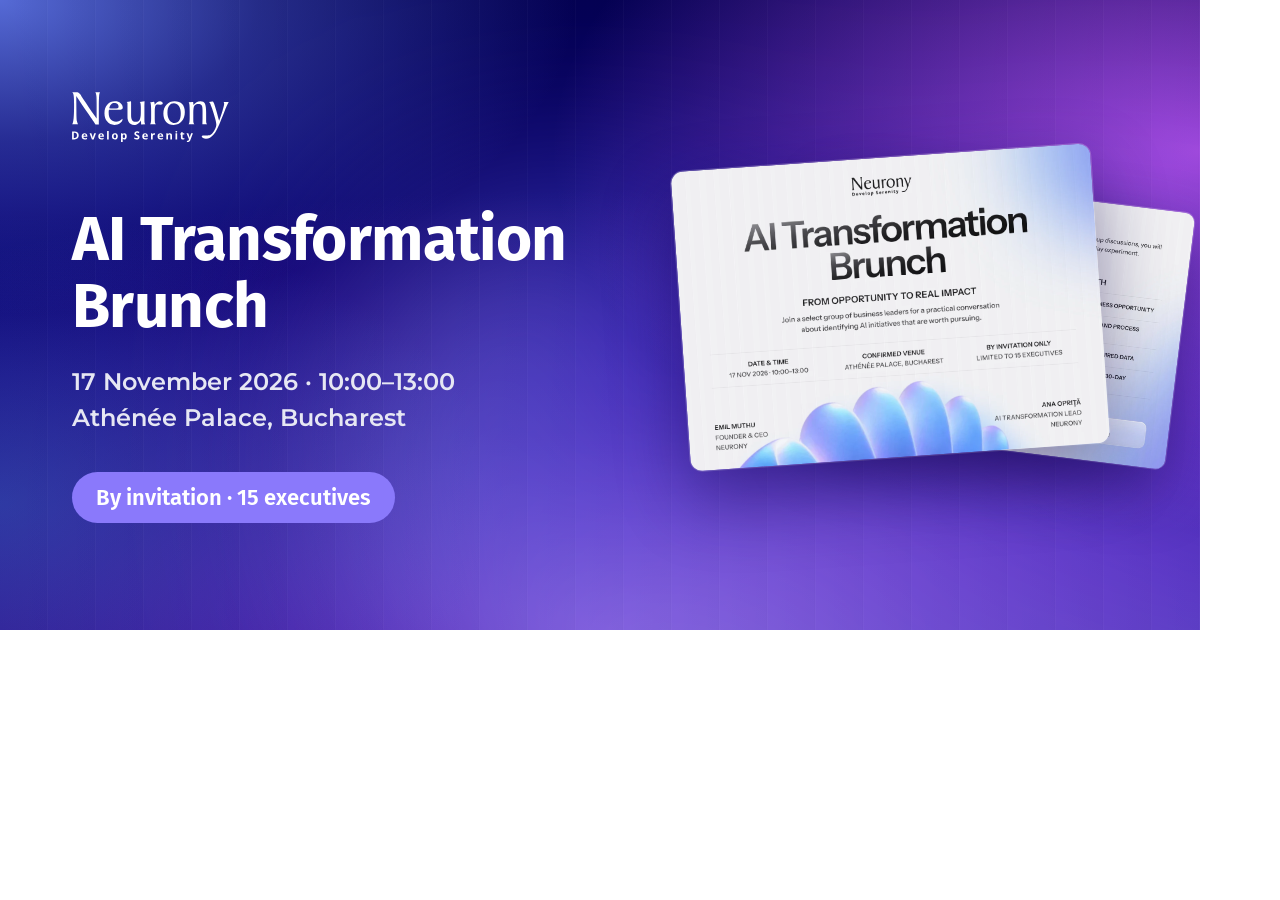
<file: design/og-image.html>
<!doctype html>
<!-- Source for site/img/og-image.jpg (1200x630 link preview). Re-render: see README "Regenerating the share image". -->
<html lang="en"><head><meta charset="utf-8">
<link rel="stylesheet" href="https://fonts.googleapis.com/css2?family=Fira+Sans:wght@600;700&family=Montserrat:wght@500;600&display=swap">
<style>
  html, body { margin: 0; width: 1200px; height: 630px; overflow: hidden; }
  .og { position: relative; width: 1200px; height: 630px; overflow: hidden; isolation: isolate; color: #fff; font-family: Montserrat, sans-serif;
    background-color: #070066;
    background-image:
      radial-gradient(48% 50% at 0% 0%, rgba(100,125,237,.85) 0%, rgba(100,125,237,.35) 45%, rgba(100,125,237,0) 100%),
      radial-gradient(54% 60% at 100% 24%, rgba(196,88,250,.8) 0%, rgba(208,98,255,0) 100%),
      radial-gradient(42% 46% at 0% 80%, rgba(51,150,210,.32) 0%, rgba(51,160,216,0) 100%),
      radial-gradient(100% 70% at 50% 100%, rgba(118,48,214,.82) 0%, rgba(90,34,182,.52) 45%, rgba(80,30,170,0) 100%),
      linear-gradient(180deg, #030052 0%, #06006a 30%, #0b0074 60%, #10006e 100%); }
  .fan { position: absolute; right: -120px; top: 40px; width: 900px; transform: rotate(-90deg); filter: blur(100px) saturate(1.35); opacity: .5; mix-blend-mode: screen; z-index: -1; }
  .lines { position: absolute; inset: 0; z-index: -1;
    background-image: repeating-linear-gradient(90deg, rgba(255,255,255,0) 0, rgba(0,0,30,.015) 46px, rgba(0,0,30,.035) 47px, rgba(255,255,255,.025) 47px, rgba(255,255,255,.025) 48px); }
  .copy { position: absolute; left: 72px; top: 92px; width: 600px; }
  .logo { display: block; width: 158px; height: auto; }
  h1 { font-family: "Fira Sans", sans-serif; font-weight: 700; font-size: 62px; line-height: 1.08; letter-spacing: -0.01em; margin: 64px 0 24px; }
  .meta { font-weight: 600; font-size: 24px; line-height: 1.5; margin: 0; color: #e6e7f3; }
  .pill { display: inline-block; margin-top: 36px; padding: 12px 24px; border-radius: 500px; background: #8a79fb; font-family: "Fira Sans", sans-serif; font-weight: 600; font-size: 22px; }
  .invite { position: absolute; right: 64px; top: 160px; width: 420px; aspect-ratio: 7 / 5; }
  .invite img { position: absolute; inset: 0; width: 100%; height: 100%; object-fit: cover; border-radius: 12px; transform-origin: 50% 100%;
    box-shadow: 0 28px 70px rgba(10,0,70,.45), 0 0 0 1px rgba(255,255,255,.25); }
  .back { transform: translate(14%, -4%) rotate(7deg) scale(.86); }
  .front { transform: translate(-6%, -1%) rotate(-4deg); }
</style></head>
<body><div class="og">
  <img class="fan" src="../site/img/brunch-fan.webp" alt="">
  <span class="lines"></span>
  <div class="copy">
    <span class="logo"><svg class="logo" fill="none" viewbox="0 0 126 40" xmlns="http://www.w3.org/2000/svg"><g clip-path="url(#nw3_clip0_3077_2785)"><path d="M18.6353 0.131592C19.0101 0.631367 19.26 1.50597 19.3849 2.7554C19.6348 4.00483 19.6348 6.37876 19.6348 10.0021V21.1221C17.3858 18.1234 14.5121 13.8754 10.8888 8.37785C9.26452 6.00393 8.14003 4.25472 7.39037 3.13023C7.26543 2.88035 7.01554 2.63046 6.8906 2.25563C5.89106 0.881252 5.01645 0.131592 4.26679 0.131592H0.143663C0.76838 0.506424 1.14321 1.38103 1.26815 2.63046C1.51804 3.75495 1.64298 6.5037 1.64298 10.5019C1.64298 15.1248 1.51804 18.7481 1.26815 21.1221C1.01827 23.496 0.643436 25.1203 0.143663 25.745H4.76657C4.39174 24.9953 4.01691 23.9958 3.76702 22.7463C3.64208 21.372 3.51713 19.123 3.51713 15.9994L3.39219 3.13023C5.76611 6.62865 8.63981 11.0017 12.1382 16.1243C15.7616 21.247 17.8856 24.4955 18.7602 25.8699H21.384V12.6259C21.384 7.75314 21.509 4.62955 21.6339 3.00529C21.7589 1.50597 22.0087 0.506424 22.3836 0.131592H18.6353ZM99.3486 8.12797C98.474 8.62774 97.5994 9.3774 96.8498 10.3769L96.7248 8.87762C96.7248 8.50279 96.7248 8.25291 96.5999 7.87808L92.9765 8.25291C93.2264 8.50279 93.4763 9.00257 93.6012 10.0021C93.7262 10.8767 93.8511 12.7509 93.8511 15.6246V20.6223C93.8511 22.4964 93.7262 23.7459 93.6012 24.3706C93.4763 24.9953 93.2264 25.4951 92.9765 25.745H97.5994C97.2246 25.4951 96.9747 24.9953 96.8498 24.3706C96.7248 23.7459 96.7248 22.4964 96.7248 20.6223V16.874C96.7248 13.6255 96.9747 11.7513 97.5994 10.8767C98.2241 10.1271 99.2237 9.62728 100.723 9.62728C101.972 9.62728 102.847 10.0021 103.347 10.6268C103.847 11.1266 104.096 12.6259 104.096 14.8749V15.7495C104.096 17.7486 104.096 19.4978 104.096 21.1221C104.096 22.7463 103.972 24.2456 103.972 25.745H107.845C107.47 25.4951 107.22 25.1203 107.095 24.4955C106.97 23.9958 106.97 23.1212 106.97 21.7468V16.4992C106.97 12.7509 106.595 10.252 105.971 9.12751C105.346 8.00302 104.096 7.3783 102.472 7.3783C101.223 7.3783 100.223 7.62819 99.3486 8.12797ZM75.3595 10.1271C73.7353 11.8763 72.8607 14.2502 72.8607 17.1239C72.8607 19.9976 73.6103 22.2466 75.1096 23.8708C76.484 25.3701 78.4831 26.2447 81.1069 26.2447C83.8557 26.2447 85.9797 25.2452 87.479 23.371C89.1033 21.4969 89.9779 18.998 89.9779 15.8744C89.9779 13.2506 89.2282 11.1266 87.8539 9.62728C86.3545 8.12796 84.4804 7.3783 81.8566 7.3783C79.2328 7.3783 77.1087 8.25291 75.3595 10.1271ZM77.7335 22.4964C76.609 20.9971 76.1092 18.8731 76.1092 16.3742C76.1092 13.8754 76.609 12.1261 77.4836 10.8767C78.3582 9.50234 79.6076 8.87762 81.2319 8.87762C82.8561 8.87762 84.1056 9.62728 85.23 11.1266C86.2296 12.6259 86.7294 14.5001 86.7294 16.874C86.7294 19.4978 86.3545 21.372 85.4799 22.7463C84.7303 23.9958 83.4808 24.7454 81.9815 24.7454C80.2323 24.7454 78.733 23.9958 77.7335 22.4964ZM67.8629 8.12797C67.2382 8.50279 66.6135 9.25245 65.9888 10.252C65.9888 10.0021 65.9888 9.75223 65.8638 9.3774C65.8638 8.37785 65.614 7.75313 65.2391 7.75313C65.2391 7.75313 64.7393 7.87808 64.1146 8.00302C63.365 8.12796 62.7403 8.25291 62.2405 8.25291C62.6153 8.50279 62.7402 9.00257 62.8652 9.87717C62.9901 10.7518 63.1151 12.7509 63.1151 15.6246V20.6223C63.1151 22.4964 62.9901 23.7459 62.8652 24.3706C62.7402 24.9953 62.6153 25.4951 62.2405 25.745H66.8634C66.4885 25.4951 66.2387 24.9953 66.1137 24.3706C66.1137 23.7459 65.9888 22.7463 65.9888 21.247V16.2493C65.9888 13.5005 66.1137 11.8763 66.4886 11.1266C66.8634 10.3769 67.4881 10.0021 68.6126 10.0021L70.7366 10.1271C71.2364 10.1271 71.7362 10.0021 71.9861 9.75223C72.2359 9.62729 72.3609 9.25245 72.3609 8.87762C72.3609 8.50279 72.111 8.12796 71.7362 7.87808C71.3613 7.50325 70.8616 7.3783 70.2368 7.3783C69.3622 7.3783 68.6126 7.62819 67.8629 8.12797ZM53.9942 7.87808C54.3691 8.12796 54.494 8.50279 54.6189 9.12751C54.7439 9.62728 54.8688 10.6268 54.8688 12.0012V16.6241C54.8688 19.3729 54.494 21.247 53.8693 22.2466C53.3695 23.2461 52.245 23.7459 50.7457 23.7459C49.4963 23.7459 48.4967 23.371 47.9969 22.4964C47.3722 21.7468 47.1223 20.2475 47.1223 18.3733V8.87762C47.1223 8.25291 47.1223 7.87808 46.9974 7.62819C46.8725 7.50325 46.7475 7.3783 46.3727 7.3783C46.3727 7.3783 46.2477 7.3783 46.2477 7.50325L43.499 7.87808C43.7489 8.00302 43.9988 8.25291 44.1237 8.50279C44.2486 8.62774 44.2486 9.00257 44.2486 9.50234C44.2486 9.50234 44.2486 9.75223 44.2486 10.1271C44.2486 12.2511 44.2486 14.5001 44.2486 16.7491V17.4987C44.2486 19.3729 44.2486 20.7472 44.3736 21.6218C44.4985 22.3715 44.7484 23.1212 44.9983 23.6209C45.4981 24.4955 45.9979 25.1203 46.8725 25.4951C47.6221 25.9949 48.6217 26.2447 49.6212 26.2447C50.6208 26.2447 51.7452 25.8699 52.6198 25.2452C53.6194 24.6205 54.3691 23.8708 54.9938 22.7463L55.1187 25.745C55.1187 25.8699 55.1187 25.9949 55.2437 25.9949L58.4922 25.745C58.2423 25.4951 57.9924 24.9953 57.8675 24.2456C57.7425 23.6209 57.7425 22.3715 57.7425 20.4974V18.3733C57.7425 15.9994 57.7425 13.8754 57.7425 11.8763C57.7425 9.87717 57.8675 8.50279 57.8675 7.3783L53.9942 7.87808ZM28.2559 10.0021C26.6316 11.6264 25.882 14.0003 25.882 16.874C25.882 19.7477 26.6316 21.9967 28.131 23.6209C29.5053 25.3701 31.3795 26.2447 33.7534 26.2447C35.5026 26.2447 37.0019 25.745 38.2514 24.8704C39.5008 23.8708 40.2505 22.8713 40.2505 21.8717V21.372C39.3759 22.1216 38.6262 22.7463 37.7516 23.1212C37.0019 23.496 36.0024 23.7459 35.1278 23.7459C33.2536 23.7459 31.8793 22.9962 30.7548 21.7468C29.7552 20.4974 29.2555 18.6232 29.2555 16.4992C29.2555 15.9994 29.2555 15.6246 29.2555 15.2497C29.3804 14.8749 29.3804 14.5001 29.5053 14.1252C30.0051 14.2502 30.5049 14.2502 31.0047 14.2502C31.6294 14.2502 32.379 14.2502 33.3786 14.2502C36.752 14.2502 38.7511 14.1252 39.3759 13.8754C40.1255 13.7504 40.5003 13.2506 40.5003 12.6259C40.5003 11.1266 39.8756 9.87717 38.7511 8.87762C37.6266 7.87808 36.1273 7.3783 34.2532 7.3783C31.7543 7.3783 29.7552 8.25291 28.2559 10.0021ZM31.1296 10.0021C31.8793 9.12751 32.7539 8.75268 33.8784 8.75268C34.753 8.75268 35.6276 9.00257 36.2523 9.62728C36.877 10.252 37.1269 10.8767 37.1269 11.7513C37.1269 12.2511 37.0019 12.6259 36.5022 12.8758C36.1273 13.0008 35.0028 13.1257 33.2536 13.1257H31.0047L29.7552 13.0008C29.8802 11.7513 30.3799 10.7518 31.1296 10.0021ZM111.968 7.62819L109.219 8.00302C109.469 8.12796 109.844 8.50279 110.219 9.12751C110.469 9.75223 110.968 11.1266 111.718 13.2506C112.718 16.1243 113.467 18.8731 114.217 21.372C114.842 23.7459 115.091 25.3701 115.091 25.8699C115.091 26.7445 114.842 27.869 114.217 29.2434C113.717 30.4928 112.967 31.7422 111.968 32.9917C111.468 33.6164 110.843 34.1162 110.219 34.3661C109.594 34.6159 108.594 34.7409 107.22 34.7409H105.471C104.596 34.7409 104.096 34.7409 103.847 34.8658C103.597 34.9908 103.472 35.1157 103.472 35.3656C103.472 35.9903 103.847 36.3652 104.471 36.74C105.096 37.1148 105.971 37.3647 106.845 37.3647C109.094 37.3647 111.093 36.2402 112.967 33.9912C114.717 31.8672 116.841 27.7441 119.09 21.7468C119.589 20.3724 120.339 18.6232 121.214 16.4992C122.963 11.7513 124.212 8.87762 125.087 7.87808H120.964C121.089 8.12796 121.089 8.37785 121.214 8.62774C121.214 8.87762 121.339 9.12751 121.339 9.3774C121.339 10.252 120.964 11.8763 120.214 14.3751C119.465 16.874 118.59 19.7477 117.34 22.9962C116.841 21.1221 116.091 18.6232 115.341 15.7495C113.842 10.3769 112.843 7.62819 112.343 7.62819H111.968Z" fill="white"></path><path clip-rule="evenodd" d="M41.8153 32.8332C42.3868 32.8333 42.8424 33.0566 43.1639 33.5031C43.4943 33.9408 43.6551 34.5659 43.6551 35.3518C43.6551 35.8697 43.5744 36.3252 43.4227 36.7092C43.2708 37.0933 43.0562 37.3887 42.7703 37.5852C42.4935 37.7904 42.163 37.8889 41.7791 37.8889C41.2077 37.8888 40.7609 37.6746 40.4305 37.2639H40.3592C40.4038 37.6742 40.4305 37.9063 40.4305 37.969V39.9426H39.0994V32.9221H40.1805L40.368 33.5568H40.4305C40.7431 33.0745 41.1989 32.8332 41.8153 32.8332ZM41.3865 33.8957C41.0562 33.8957 40.8148 33.9942 40.6629 34.1994C40.5111 34.4049 40.4394 34.7359 40.4305 35.2004V35.343C40.4305 35.8698 40.5112 36.2446 40.6629 36.468C40.8237 36.6913 41.0647 36.8078 41.4041 36.8078C42.0026 36.8078 42.2977 36.3167 42.2977 35.3342C42.2977 34.8519 42.2259 34.4943 42.074 34.2531C41.9312 34.0121 41.699 33.8958 41.3865 33.8957Z" fill="white" fill-rule="evenodd"></path><path d="M93.7 35.6643C93.7804 35.9054 93.8344 36.1825 93.8612 36.5129H93.8885C93.9242 36.2093 93.9867 35.9321 94.076 35.6643L94.9774 32.9221H96.4071L94.3436 38.425C94.1561 38.9338 93.8881 39.3086 93.5311 39.5676C93.1828 39.8176 92.7718 39.9425 92.3074 39.9426C92.0752 39.9426 91.8511 39.916 91.6278 39.8713V38.8176C91.7885 38.8533 91.9676 38.8713 92.1551 38.8713C92.3873 38.8713 92.5927 38.7994 92.7713 38.6565C92.9499 38.5136 93.0842 38.2997 93.1824 38.0051L93.2625 37.7639L91.324 32.9221H92.7801L93.7 35.6643Z" fill="white"></path><path clip-rule="evenodd" d="M10.0262 32.8332C10.714 32.8332 11.2505 33.03 11.6346 33.4231C12.0184 33.816 12.2146 34.3516 12.2147 35.0481V35.6916H9.07111C9.08009 36.0665 9.19592 36.37 9.40119 36.5754C9.61556 36.7898 9.91081 36.8977 10.286 36.8977C10.5805 36.8976 10.8572 36.8703 11.116 36.8078C11.384 36.7453 11.6525 36.6469 11.9383 36.5129V37.5402C11.7062 37.6563 11.456 37.7454 11.1971 37.799C10.9292 37.8615 10.6074 37.8889 10.2235 37.8889C9.43743 37.8889 8.82924 37.6742 8.38264 37.2365C7.94516 36.8078 7.7225 36.1914 7.72248 35.3967C7.72248 34.5749 7.92781 33.9497 8.33869 33.5031C8.74056 33.0567 9.30292 32.8333 10.0262 32.8332ZM10.036 33.7795C9.75907 33.7795 9.5356 33.8694 9.37482 34.0481C9.21408 34.2267 9.1243 34.4765 9.09748 34.8068H10.9647C10.9646 34.4767 10.8753 34.2266 10.7059 34.0481C10.5452 33.8695 10.3216 33.7796 10.036 33.7795Z" fill="white" fill-rule="evenodd"></path><path clip-rule="evenodd" d="M23.2615 32.8332C23.9493 32.8332 24.4859 33.03 24.8699 33.4231C25.2537 33.816 25.45 34.3517 25.45 35.0481V35.6916H22.3065C22.3154 36.0665 22.4313 36.37 22.6365 36.5754C22.8509 36.7898 23.1462 36.8977 23.5213 36.8977C23.8158 36.8976 24.0925 36.8703 24.3514 36.8078C24.6194 36.7453 24.8878 36.6469 25.1737 36.5129V37.5402C24.9416 37.6563 24.6913 37.7454 24.4324 37.799C24.1646 37.8615 23.8427 37.8889 23.4588 37.8889C22.6728 37.8889 22.0646 37.6742 21.618 37.2365C21.1805 36.8078 20.9578 36.1915 20.9578 35.3967C20.9578 34.5749 21.1632 33.9497 21.574 33.5031C21.9759 33.0567 22.5383 32.8333 23.2615 32.8332ZM23.2703 33.7795C22.9937 33.7796 22.7709 33.8696 22.6102 34.0481C22.4494 34.2267 22.3597 34.4765 22.3328 34.8068H24.2C24.2 34.4765 24.1099 34.2267 23.9403 34.0481C23.7795 33.8695 23.5561 33.7795 23.2703 33.7795Z" fill="white" fill-rule="evenodd"></path><path clip-rule="evenodd" d="M34.2127 32.8332C34.6771 32.8332 35.0967 32.9315 35.4539 33.1369C35.8112 33.3424 36.0886 33.6368 36.2762 34.0119C36.4637 34.396 36.5613 34.8427 36.5613 35.3518C36.5613 36.1467 36.3562 36.7634 35.9363 37.219C35.5165 37.6655 34.9356 37.8889 34.1854 37.8889C33.7211 37.8888 33.3013 37.7817 32.9442 37.5764C32.5869 37.3709 32.3184 37.0757 32.1219 36.6916C31.9344 36.3076 31.8367 35.8608 31.8367 35.3518C31.8368 34.557 32.0421 33.9409 32.4617 33.4943C32.8726 33.0567 33.4624 32.8332 34.2127 32.8332ZM34.1942 33.9045C33.8372 33.9046 33.5873 34.021 33.4266 34.2619C33.2748 34.5031 33.1942 34.8695 33.1942 35.3518C33.1942 35.834 33.2748 36.2003 33.4266 36.4504C33.5874 36.6916 33.8466 36.8166 34.2039 36.8166C34.561 36.8165 34.8108 36.6915 34.9715 36.4504C35.1233 36.2003 35.2039 35.8341 35.2039 35.3518C35.2039 34.8695 35.1233 34.512 34.9715 34.2619C34.8107 34.021 34.5513 33.9045 34.1942 33.9045Z" fill="white" fill-rule="evenodd"></path><path d="M51.8973 31.3322C52.2278 31.3322 52.5409 31.3681 52.8446 31.4484C53.1482 31.5288 53.4604 31.6366 53.7908 31.7795L53.3533 32.8332C53.0142 32.6904 52.7288 32.5919 52.5145 32.5383C52.2913 32.4847 52.0676 32.4582 51.8533 32.4582C51.5943 32.4582 51.3975 32.5208 51.2635 32.6369C51.1297 32.753 51.0585 32.9134 51.0584 33.1008C51.0584 33.2168 51.085 33.324 51.1385 33.4133C51.201 33.5026 51.2811 33.5927 51.4061 33.6731C51.5222 33.7534 51.8081 33.9051 52.2635 34.1193C52.8618 34.4051 53.2638 34.691 53.4871 34.9768C53.7104 35.2625 53.8181 35.6108 53.8182 36.0305C53.8182 36.6021 53.6129 37.0584 53.202 37.3889C52.7822 37.7193 52.2099 37.8889 51.4686 37.8889C50.79 37.8888 50.1828 37.755 49.6649 37.5051V36.2453C50.0935 36.4418 50.46 36.5761 50.7547 36.6565C51.0582 36.7278 51.326 36.7717 51.576 36.7717C51.8706 36.7717 52.094 36.7098 52.2547 36.6027C52.4155 36.4866 52.4959 36.3163 52.4959 36.093C52.4959 35.9681 52.4599 35.8611 52.3885 35.7629C52.3171 35.6647 52.2187 35.566 52.0848 35.4768C51.9506 35.3874 51.674 35.2443 51.2547 35.0481C50.8706 34.8605 50.5752 34.6914 50.3787 34.5217C50.1823 34.352 50.031 34.1551 49.9149 33.9318C49.7987 33.7085 49.7362 33.4494 49.7362 33.1457C49.7362 32.583 49.9324 32.1362 50.3074 31.8147C50.6915 31.4932 51.2186 31.3323 51.8973 31.3322Z" fill="white"></path><path clip-rule="evenodd" d="M58.3182 32.8332C59.006 32.8332 59.5425 33.03 59.9266 33.4231C60.3104 33.816 60.5066 34.3517 60.5067 35.0481V35.6916H57.3631C57.3721 36.0666 57.4879 36.37 57.6932 36.5754C57.9076 36.7898 58.2028 36.8977 58.5779 36.8977C58.8725 36.8976 59.1492 36.8703 59.408 36.8078C59.676 36.7453 59.9445 36.6469 60.2303 36.5129V37.5402C59.9981 37.6564 59.7471 37.7454 59.4881 37.799C59.2203 37.8615 58.8991 37.8889 58.5154 37.8889C57.7294 37.8889 57.1212 37.6742 56.6746 37.2365C56.2371 36.8078 56.0145 36.1915 56.0145 35.3967C56.0145 34.5749 56.2198 33.9497 56.6307 33.5031C57.0326 33.0567 57.5949 32.8333 58.3182 32.8332ZM58.327 33.7795C58.0503 33.7796 57.8275 33.8696 57.6668 34.0481C57.5061 34.2267 57.4163 34.4765 57.3895 34.8068H59.2567C59.2566 34.4765 59.1666 34.2267 58.9969 34.0481C58.8361 33.8695 58.6127 33.7795 58.327 33.7795Z" fill="white" fill-rule="evenodd"></path><path clip-rule="evenodd" d="M70.5281 32.8332C71.2158 32.8333 71.7515 33.0301 72.1356 33.4231C72.5195 33.816 72.7166 34.3516 72.7166 35.0481V35.6916H69.5721C69.5811 36.0664 69.697 36.37 69.9022 36.5754C70.1165 36.7898 70.4118 36.8977 70.7869 36.8977C71.0817 36.8977 71.359 36.8703 71.618 36.8078C71.8858 36.7453 72.1536 36.6468 72.4393 36.5129V37.5402C72.2071 37.6563 71.957 37.7454 71.6981 37.799C71.4301 37.8616 71.1085 37.8889 70.7244 37.8889C69.9385 37.8889 69.3312 37.6742 68.8846 37.2365C68.4469 36.8078 68.2235 36.1916 68.2235 35.3967C68.2235 34.575 68.4288 33.9497 68.8397 33.5031C69.2416 33.0565 69.8046 32.8332 70.5281 32.8332ZM70.5369 33.7795C70.26 33.7795 70.0366 33.8694 69.8758 34.0481C69.7151 34.2267 69.6253 34.4765 69.5985 34.8068H71.4656C71.4656 34.4766 71.3764 34.2266 71.2069 34.0481C71.0461 33.8694 70.8227 33.7795 70.5369 33.7795Z" fill="white" fill-rule="evenodd"></path><path d="M88.1805 32.9221H89.5467V33.9231H88.1805V36.2717C88.1805 36.4591 88.2336 36.6023 88.3406 36.6916C88.4478 36.7809 88.591 36.8254 88.7606 36.8254C88.9928 36.8254 89.2699 36.7723 89.6004 36.674V37.6652C89.2699 37.8082 88.8591 37.8889 88.3768 37.8889C87.8498 37.8889 87.4568 37.7545 87.2156 37.4865C86.9745 37.2096 86.8494 36.8076 86.8494 36.2717V33.9231H86.2147V33.3606L86.9471 32.9133L87.3319 31.8859H88.1805V32.9221Z" fill="white"></path><path clip-rule="evenodd" d="M2.07502 31.4221C3.11999 31.4221 3.92429 31.6985 4.49592 32.2434C5.07641 32.7971 5.36213 33.5656 5.36213 34.5481C5.36213 35.602 5.06703 36.4064 4.46857 36.9602C3.8702 37.5227 3.00382 37.799 1.87873 37.799H0.0740433V31.4221H2.07502ZM1.42268 36.6828H2.00373C3.30746 36.6827 3.95966 35.9861 3.95979 34.5842C3.95979 33.2176 3.35214 32.5295 2.14631 32.5295H1.42268V36.6828Z" fill="white" fill-rule="evenodd"></path><path d="M16.367 35.7004C16.4741 36.0575 16.5365 36.3879 16.5633 36.7004H16.5906C16.6085 36.4236 16.6709 36.0843 16.7869 35.7004L17.7244 32.9221H19.118L17.2606 37.799H15.8934L14.036 32.9221H15.4295L16.367 35.7004Z" fill="white"></path><path d="M29.2977 37.799H27.9666V31.0109H29.2977V37.799Z" fill="white"></path><path d="M65.7479 32.8332C65.9263 32.8332 66.0781 32.8416 66.1942 32.8684L66.0965 34.1193C65.9893 34.0926 65.8548 34.0744 65.7029 34.0744C65.2743 34.0745 64.9439 34.1822 64.7117 34.4055C64.4707 34.6198 64.3543 34.9237 64.3543 35.3166V37.799H63.0233V32.9221H64.033L64.2293 33.7443H64.2918C64.4436 33.4675 64.6491 33.2529 64.908 33.0832C65.1671 32.9135 65.4442 32.8332 65.7479 32.8332Z" fill="white"></path><path d="M78.0028 32.8332C78.5742 32.8332 79.0029 32.9848 79.2977 33.2883C79.5924 33.6009 79.7351 34.0388 79.7352 34.6193V37.799H78.4051V34.9504C78.4051 34.602 78.3417 34.334 78.2166 34.1643C78.0916 33.9857 77.8957 33.8958 77.619 33.8957C77.2528 33.8957 76.9751 34.0207 76.8143 34.2707C76.6446 34.5208 76.5643 34.9325 76.5643 35.5041V37.799H75.2342V32.9221H76.2518L76.4305 33.5481H76.5018C76.6535 33.316 76.8592 33.137 77.118 33.0119C77.377 32.8958 77.6723 32.8332 78.0028 32.8332Z" fill="white"></path><path d="M83.8729 37.799H82.5418V32.9221H83.8729V37.799Z" fill="white"></path><path d="M83.2117 31.0109C83.6941 31.0109 83.9354 31.2256 83.9354 31.6633C83.9353 31.8686 83.8727 32.0297 83.7567 32.1457C83.6316 32.2617 83.4527 32.3147 83.2117 32.3147C82.7296 32.3146 82.4882 32.1007 82.4881 31.6633C82.4881 31.2257 82.7295 31.011 83.2117 31.0109Z" fill="white"></path></g><defs><clippath id="nw3_clip0_3077_2785"><rect fill="white" height="40" width="125.098"></rect></clippath></defs></svg></span>
    <h1>AI Transformation Brunch</h1>
    <p class="meta">17 November 2026 · 10:00–13:00<br>Athénée Palace, Bucharest</p>
    <span class="pill">By invitation · 15 executives</span>
  </div>
  <div class="invite">
    <img class="back" src="../site/img/brunch-invite-agenda.webp" alt="">
    <img class="front" src="../site/img/brunch-invite-front.webp" alt="">
  </div>
</div></body></html>
</file>
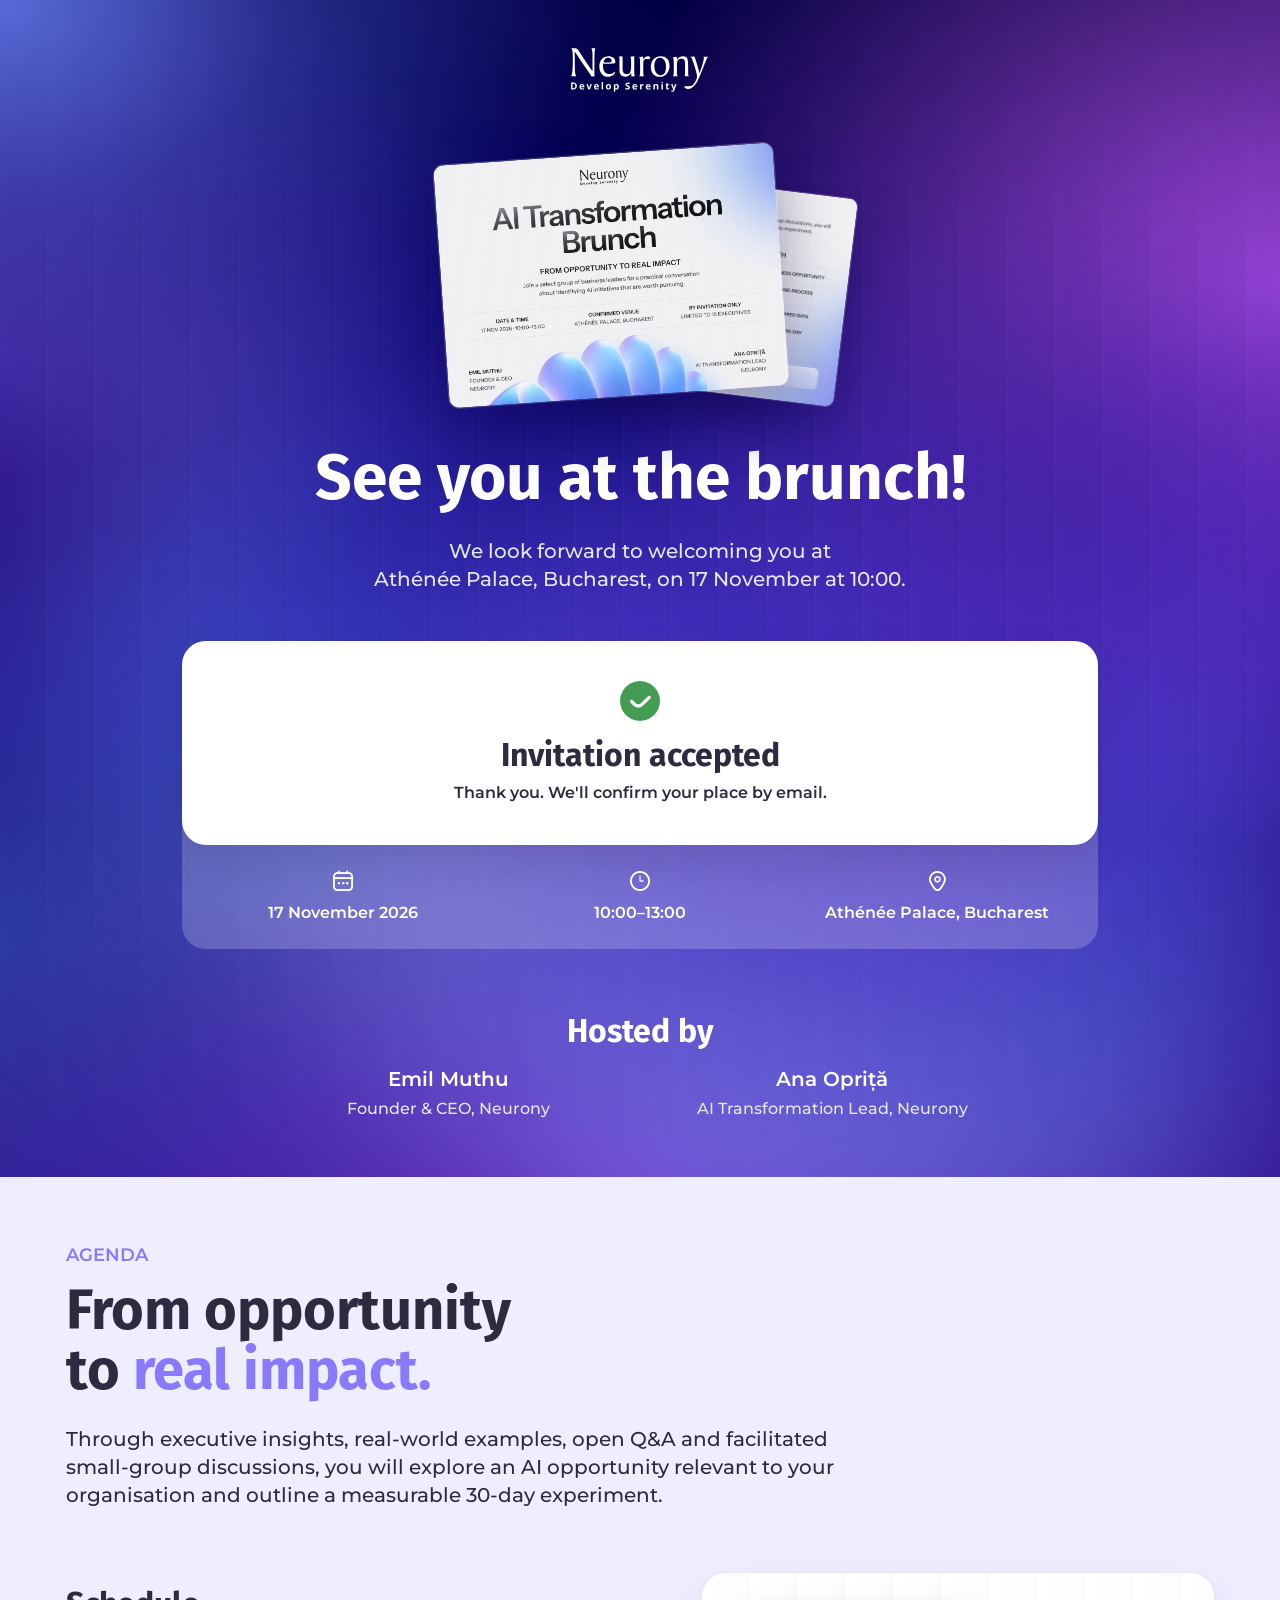
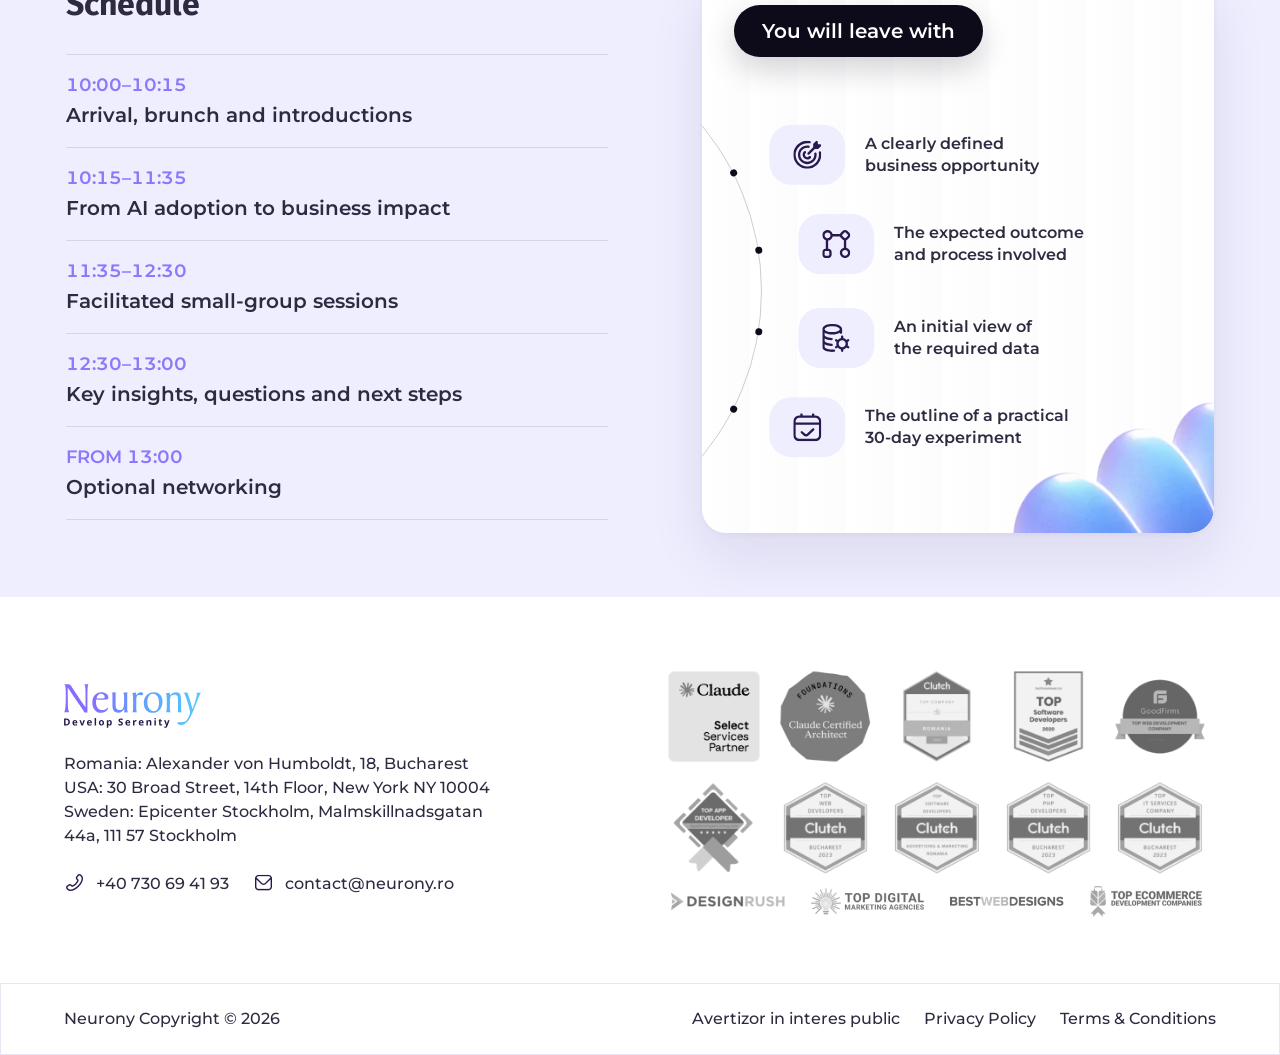
<file: site/confirmed.html>
<!doctype html>
<html lang="en">
<head>
<meta charset="utf-8">
<meta name="viewport" content="width=device-width, initial-scale=1">
<title>Invitation accepted · AI Transformation Brunch · Neurony</title>
<meta name="description" content="Join a select group of business leaders on 17 November 2026 at Athénée Palace, Bucharest, for a practical conversation about AI initiatives worth pursuing.">
<meta name="robots" content="noindex">
<link rel="icon" href="favicon.svg" type="image/svg+xml">
<link rel="icon" href="favicon-32.png" sizes="32x32" type="image/png">
<link rel="apple-touch-icon" href="apple-touch-icon.png">
<meta name="theme-color" content="#070066">
<link rel="preconnect" href="https://fonts.googleapis.com">
<link rel="preconnect" href="https://fonts.gstatic.com" crossorigin>
<link rel="stylesheet" href="https://fonts.googleapis.com/css2?family=Fira+Sans:wght@500;600;700&amp;family=Montserrat:wght@500;600;700&amp;display=swap">
<link rel="stylesheet" href="css/neurony-base.css">
<link rel="stylesheet" href="css/brunch.css">
<script src="js/brunch.js" defer></script>
<style>body { margin: 0; }</style>
</head>
<body>
<div class="nw-page br-page">
<div class="nw-root">
<section class="br-hero nw-section">
<div aria-hidden="true" class="br-hero__bg">
<img alt="" class="br-hero__fan" src="img/brunch-fan.webp"/>
<span class="br-hero__lines"></span>
</div>
<div class="br-hero__inner">
<a aria-label="Neurony home" class="br-logo" href="index.html"><span aria-label="Neurony, Develop Serenity" class="nw-logo nw-logo--nav" role="img"><svg fill="none" viewbox="0 0 126 40" xmlns="http://www.w3.org/2000/svg"><g clip-path="url(#nw5_clip0_3077_2785)"><path d="M18.6353 0.131592C19.0101 0.631367 19.26 1.50597 19.3849 2.7554C19.6348 4.00483 19.6348 6.37876 19.6348 10.0021V21.1221C17.3858 18.1234 14.5121 13.8754 10.8888 8.37785C9.26452 6.00393 8.14003 4.25472 7.39037 3.13023C7.26543 2.88035 7.01554 2.63046 6.8906 2.25563C5.89106 0.881252 5.01645 0.131592 4.26679 0.131592H0.143663C0.76838 0.506424 1.14321 1.38103 1.26815 2.63046C1.51804 3.75495 1.64298 6.5037 1.64298 10.5019C1.64298 15.1248 1.51804 18.7481 1.26815 21.1221C1.01827 23.496 0.643436 25.1203 0.143663 25.745H4.76657C4.39174 24.9953 4.01691 23.9958 3.76702 22.7463C3.64208 21.372 3.51713 19.123 3.51713 15.9994L3.39219 3.13023C5.76611 6.62865 8.63981 11.0017 12.1382 16.1243C15.7616 21.247 17.8856 24.4955 18.7602 25.8699H21.384V12.6259C21.384 7.75314 21.509 4.62955 21.6339 3.00529C21.7589 1.50597 22.0087 0.506424 22.3836 0.131592H18.6353ZM99.3486 8.12797C98.474 8.62774 97.5994 9.3774 96.8498 10.3769L96.7248 8.87762C96.7248 8.50279 96.7248 8.25291 96.5999 7.87808L92.9765 8.25291C93.2264 8.50279 93.4763 9.00257 93.6012 10.0021C93.7262 10.8767 93.8511 12.7509 93.8511 15.6246V20.6223C93.8511 22.4964 93.7262 23.7459 93.6012 24.3706C93.4763 24.9953 93.2264 25.4951 92.9765 25.745H97.5994C97.2246 25.4951 96.9747 24.9953 96.8498 24.3706C96.7248 23.7459 96.7248 22.4964 96.7248 20.6223V16.874C96.7248 13.6255 96.9747 11.7513 97.5994 10.8767C98.2241 10.1271 99.2237 9.62728 100.723 9.62728C101.972 9.62728 102.847 10.0021 103.347 10.6268C103.847 11.1266 104.096 12.6259 104.096 14.8749V15.7495C104.096 17.7486 104.096 19.4978 104.096 21.1221C104.096 22.7463 103.972 24.2456 103.972 25.745H107.845C107.47 25.4951 107.22 25.1203 107.095 24.4955C106.97 23.9958 106.97 23.1212 106.97 21.7468V16.4992C106.97 12.7509 106.595 10.252 105.971 9.12751C105.346 8.00302 104.096 7.3783 102.472 7.3783C101.223 7.3783 100.223 7.62819 99.3486 8.12797ZM75.3595 10.1271C73.7353 11.8763 72.8607 14.2502 72.8607 17.1239C72.8607 19.9976 73.6103 22.2466 75.1096 23.8708C76.484 25.3701 78.4831 26.2447 81.1069 26.2447C83.8557 26.2447 85.9797 25.2452 87.479 23.371C89.1033 21.4969 89.9779 18.998 89.9779 15.8744C89.9779 13.2506 89.2282 11.1266 87.8539 9.62728C86.3545 8.12796 84.4804 7.3783 81.8566 7.3783C79.2328 7.3783 77.1087 8.25291 75.3595 10.1271ZM77.7335 22.4964C76.609 20.9971 76.1092 18.8731 76.1092 16.3742C76.1092 13.8754 76.609 12.1261 77.4836 10.8767C78.3582 9.50234 79.6076 8.87762 81.2319 8.87762C82.8561 8.87762 84.1056 9.62728 85.23 11.1266C86.2296 12.6259 86.7294 14.5001 86.7294 16.874C86.7294 19.4978 86.3545 21.372 85.4799 22.7463C84.7303 23.9958 83.4808 24.7454 81.9815 24.7454C80.2323 24.7454 78.733 23.9958 77.7335 22.4964ZM67.8629 8.12797C67.2382 8.50279 66.6135 9.25245 65.9888 10.252C65.9888 10.0021 65.9888 9.75223 65.8638 9.3774C65.8638 8.37785 65.614 7.75313 65.2391 7.75313C65.2391 7.75313 64.7393 7.87808 64.1146 8.00302C63.365 8.12796 62.7403 8.25291 62.2405 8.25291C62.6153 8.50279 62.7402 9.00257 62.8652 9.87717C62.9901 10.7518 63.1151 12.7509 63.1151 15.6246V20.6223C63.1151 22.4964 62.9901 23.7459 62.8652 24.3706C62.7402 24.9953 62.6153 25.4951 62.2405 25.745H66.8634C66.4885 25.4951 66.2387 24.9953 66.1137 24.3706C66.1137 23.7459 65.9888 22.7463 65.9888 21.247V16.2493C65.9888 13.5005 66.1137 11.8763 66.4886 11.1266C66.8634 10.3769 67.4881 10.0021 68.6126 10.0021L70.7366 10.1271C71.2364 10.1271 71.7362 10.0021 71.9861 9.75223C72.2359 9.62729 72.3609 9.25245 72.3609 8.87762C72.3609 8.50279 72.111 8.12796 71.7362 7.87808C71.3613 7.50325 70.8616 7.3783 70.2368 7.3783C69.3622 7.3783 68.6126 7.62819 67.8629 8.12797ZM53.9942 7.87808C54.3691 8.12796 54.494 8.50279 54.6189 9.12751C54.7439 9.62728 54.8688 10.6268 54.8688 12.0012V16.6241C54.8688 19.3729 54.494 21.247 53.8693 22.2466C53.3695 23.2461 52.245 23.7459 50.7457 23.7459C49.4963 23.7459 48.4967 23.371 47.9969 22.4964C47.3722 21.7468 47.1223 20.2475 47.1223 18.3733V8.87762C47.1223 8.25291 47.1223 7.87808 46.9974 7.62819C46.8725 7.50325 46.7475 7.3783 46.3727 7.3783C46.3727 7.3783 46.2477 7.3783 46.2477 7.50325L43.499 7.87808C43.7489 8.00302 43.9988 8.25291 44.1237 8.50279C44.2486 8.62774 44.2486 9.00257 44.2486 9.50234C44.2486 9.50234 44.2486 9.75223 44.2486 10.1271C44.2486 12.2511 44.2486 14.5001 44.2486 16.7491V17.4987C44.2486 19.3729 44.2486 20.7472 44.3736 21.6218C44.4985 22.3715 44.7484 23.1212 44.9983 23.6209C45.4981 24.4955 45.9979 25.1203 46.8725 25.4951C47.6221 25.9949 48.6217 26.2447 49.6212 26.2447C50.6208 26.2447 51.7452 25.8699 52.6198 25.2452C53.6194 24.6205 54.3691 23.8708 54.9938 22.7463L55.1187 25.745C55.1187 25.8699 55.1187 25.9949 55.2437 25.9949L58.4922 25.745C58.2423 25.4951 57.9924 24.9953 57.8675 24.2456C57.7425 23.6209 57.7425 22.3715 57.7425 20.4974V18.3733C57.7425 15.9994 57.7425 13.8754 57.7425 11.8763C57.7425 9.87717 57.8675 8.50279 57.8675 7.3783L53.9942 7.87808ZM28.2559 10.0021C26.6316 11.6264 25.882 14.0003 25.882 16.874C25.882 19.7477 26.6316 21.9967 28.131 23.6209C29.5053 25.3701 31.3795 26.2447 33.7534 26.2447C35.5026 26.2447 37.0019 25.745 38.2514 24.8704C39.5008 23.8708 40.2505 22.8713 40.2505 21.8717V21.372C39.3759 22.1216 38.6262 22.7463 37.7516 23.1212C37.0019 23.496 36.0024 23.7459 35.1278 23.7459C33.2536 23.7459 31.8793 22.9962 30.7548 21.7468C29.7552 20.4974 29.2555 18.6232 29.2555 16.4992C29.2555 15.9994 29.2555 15.6246 29.2555 15.2497C29.3804 14.8749 29.3804 14.5001 29.5053 14.1252C30.0051 14.2502 30.5049 14.2502 31.0047 14.2502C31.6294 14.2502 32.379 14.2502 33.3786 14.2502C36.752 14.2502 38.7511 14.1252 39.3759 13.8754C40.1255 13.7504 40.5003 13.2506 40.5003 12.6259C40.5003 11.1266 39.8756 9.87717 38.7511 8.87762C37.6266 7.87808 36.1273 7.3783 34.2532 7.3783C31.7543 7.3783 29.7552 8.25291 28.2559 10.0021ZM31.1296 10.0021C31.8793 9.12751 32.7539 8.75268 33.8784 8.75268C34.753 8.75268 35.6276 9.00257 36.2523 9.62728C36.877 10.252 37.1269 10.8767 37.1269 11.7513C37.1269 12.2511 37.0019 12.6259 36.5022 12.8758C36.1273 13.0008 35.0028 13.1257 33.2536 13.1257H31.0047L29.7552 13.0008C29.8802 11.7513 30.3799 10.7518 31.1296 10.0021ZM111.968 7.62819L109.219 8.00302C109.469 8.12796 109.844 8.50279 110.219 9.12751C110.469 9.75223 110.968 11.1266 111.718 13.2506C112.718 16.1243 113.467 18.8731 114.217 21.372C114.842 23.7459 115.091 25.3701 115.091 25.8699C115.091 26.7445 114.842 27.869 114.217 29.2434C113.717 30.4928 112.967 31.7422 111.968 32.9917C111.468 33.6164 110.843 34.1162 110.219 34.3661C109.594 34.6159 108.594 34.7409 107.22 34.7409H105.471C104.596 34.7409 104.096 34.7409 103.847 34.8658C103.597 34.9908 103.472 35.1157 103.472 35.3656C103.472 35.9903 103.847 36.3652 104.471 36.74C105.096 37.1148 105.971 37.3647 106.845 37.3647C109.094 37.3647 111.093 36.2402 112.967 33.9912C114.717 31.8672 116.841 27.7441 119.09 21.7468C119.589 20.3724 120.339 18.6232 121.214 16.4992C122.963 11.7513 124.212 8.87762 125.087 7.87808H120.964C121.089 8.12796 121.089 8.37785 121.214 8.62774C121.214 8.87762 121.339 9.12751 121.339 9.3774C121.339 10.252 120.964 11.8763 120.214 14.3751C119.465 16.874 118.59 19.7477 117.34 22.9962C116.841 21.1221 116.091 18.6232 115.341 15.7495C113.842 10.3769 112.843 7.62819 112.343 7.62819H111.968Z" fill="white"></path><path clip-rule="evenodd" d="M41.8153 32.8332C42.3868 32.8333 42.8424 33.0566 43.1639 33.5031C43.4943 33.9408 43.6551 34.5659 43.6551 35.3518C43.6551 35.8697 43.5744 36.3252 43.4227 36.7092C43.2708 37.0933 43.0562 37.3887 42.7703 37.5852C42.4935 37.7904 42.163 37.8889 41.7791 37.8889C41.2077 37.8888 40.7609 37.6746 40.4305 37.2639H40.3592C40.4038 37.6742 40.4305 37.9063 40.4305 37.969V39.9426H39.0994V32.9221H40.1805L40.368 33.5568H40.4305C40.7431 33.0745 41.1989 32.8332 41.8153 32.8332ZM41.3865 33.8957C41.0562 33.8957 40.8148 33.9942 40.6629 34.1994C40.5111 34.4049 40.4394 34.7359 40.4305 35.2004V35.343C40.4305 35.8698 40.5112 36.2446 40.6629 36.468C40.8237 36.6913 41.0647 36.8078 41.4041 36.8078C42.0026 36.8078 42.2977 36.3167 42.2977 35.3342C42.2977 34.8519 42.2259 34.4943 42.074 34.2531C41.9312 34.0121 41.699 33.8958 41.3865 33.8957Z" fill="white" fill-rule="evenodd"></path><path d="M93.7 35.6643C93.7804 35.9054 93.8344 36.1825 93.8612 36.5129H93.8885C93.9242 36.2093 93.9867 35.9321 94.076 35.6643L94.9774 32.9221H96.4071L94.3436 38.425C94.1561 38.9338 93.8881 39.3086 93.5311 39.5676C93.1828 39.8176 92.7718 39.9425 92.3074 39.9426C92.0752 39.9426 91.8511 39.916 91.6278 39.8713V38.8176C91.7885 38.8533 91.9676 38.8713 92.1551 38.8713C92.3873 38.8713 92.5927 38.7994 92.7713 38.6565C92.9499 38.5136 93.0842 38.2997 93.1824 38.0051L93.2625 37.7639L91.324 32.9221H92.7801L93.7 35.6643Z" fill="white"></path><path clip-rule="evenodd" d="M10.0262 32.8332C10.714 32.8332 11.2505 33.03 11.6346 33.4231C12.0184 33.816 12.2146 34.3516 12.2147 35.0481V35.6916H9.07111C9.08009 36.0665 9.19592 36.37 9.40119 36.5754C9.61556 36.7898 9.91081 36.8977 10.286 36.8977C10.5805 36.8976 10.8572 36.8703 11.116 36.8078C11.384 36.7453 11.6525 36.6469 11.9383 36.5129V37.5402C11.7062 37.6563 11.456 37.7454 11.1971 37.799C10.9292 37.8615 10.6074 37.8889 10.2235 37.8889C9.43743 37.8889 8.82924 37.6742 8.38264 37.2365C7.94516 36.8078 7.7225 36.1914 7.72248 35.3967C7.72248 34.5749 7.92781 33.9497 8.33869 33.5031C8.74056 33.0567 9.30292 32.8333 10.0262 32.8332ZM10.036 33.7795C9.75907 33.7795 9.5356 33.8694 9.37482 34.0481C9.21408 34.2267 9.1243 34.4765 9.09748 34.8068H10.9647C10.9646 34.4767 10.8753 34.2266 10.7059 34.0481C10.5452 33.8695 10.3216 33.7796 10.036 33.7795Z" fill="white" fill-rule="evenodd"></path><path clip-rule="evenodd" d="M23.2615 32.8332C23.9493 32.8332 24.4859 33.03 24.8699 33.4231C25.2537 33.816 25.45 34.3517 25.45 35.0481V35.6916H22.3065C22.3154 36.0665 22.4313 36.37 22.6365 36.5754C22.8509 36.7898 23.1462 36.8977 23.5213 36.8977C23.8158 36.8976 24.0925 36.8703 24.3514 36.8078C24.6194 36.7453 24.8878 36.6469 25.1737 36.5129V37.5402C24.9416 37.6563 24.6913 37.7454 24.4324 37.799C24.1646 37.8615 23.8427 37.8889 23.4588 37.8889C22.6728 37.8889 22.0646 37.6742 21.618 37.2365C21.1805 36.8078 20.9578 36.1915 20.9578 35.3967C20.9578 34.5749 21.1632 33.9497 21.574 33.5031C21.9759 33.0567 22.5383 32.8333 23.2615 32.8332ZM23.2703 33.7795C22.9937 33.7796 22.7709 33.8696 22.6102 34.0481C22.4494 34.2267 22.3597 34.4765 22.3328 34.8068H24.2C24.2 34.4765 24.1099 34.2267 23.9403 34.0481C23.7795 33.8695 23.5561 33.7795 23.2703 33.7795Z" fill="white" fill-rule="evenodd"></path><path clip-rule="evenodd" d="M34.2127 32.8332C34.6771 32.8332 35.0967 32.9315 35.4539 33.1369C35.8112 33.3424 36.0886 33.6368 36.2762 34.0119C36.4637 34.396 36.5613 34.8427 36.5613 35.3518C36.5613 36.1467 36.3562 36.7634 35.9363 37.219C35.5165 37.6655 34.9356 37.8889 34.1854 37.8889C33.7211 37.8888 33.3013 37.7817 32.9442 37.5764C32.5869 37.3709 32.3184 37.0757 32.1219 36.6916C31.9344 36.3076 31.8367 35.8608 31.8367 35.3518C31.8368 34.557 32.0421 33.9409 32.4617 33.4943C32.8726 33.0567 33.4624 32.8332 34.2127 32.8332ZM34.1942 33.9045C33.8372 33.9046 33.5873 34.021 33.4266 34.2619C33.2748 34.5031 33.1942 34.8695 33.1942 35.3518C33.1942 35.834 33.2748 36.2003 33.4266 36.4504C33.5874 36.6916 33.8466 36.8166 34.2039 36.8166C34.561 36.8165 34.8108 36.6915 34.9715 36.4504C35.1233 36.2003 35.2039 35.8341 35.2039 35.3518C35.2039 34.8695 35.1233 34.512 34.9715 34.2619C34.8107 34.021 34.5513 33.9045 34.1942 33.9045Z" fill="white" fill-rule="evenodd"></path><path d="M51.8973 31.3322C52.2278 31.3322 52.5409 31.3681 52.8446 31.4484C53.1482 31.5288 53.4604 31.6366 53.7908 31.7795L53.3533 32.8332C53.0142 32.6904 52.7288 32.5919 52.5145 32.5383C52.2913 32.4847 52.0676 32.4582 51.8533 32.4582C51.5943 32.4582 51.3975 32.5208 51.2635 32.6369C51.1297 32.753 51.0585 32.9134 51.0584 33.1008C51.0584 33.2168 51.085 33.324 51.1385 33.4133C51.201 33.5026 51.2811 33.5927 51.4061 33.6731C51.5222 33.7534 51.8081 33.9051 52.2635 34.1193C52.8618 34.4051 53.2638 34.691 53.4871 34.9768C53.7104 35.2625 53.8181 35.6108 53.8182 36.0305C53.8182 36.6021 53.6129 37.0584 53.202 37.3889C52.7822 37.7193 52.2099 37.8889 51.4686 37.8889C50.79 37.8888 50.1828 37.755 49.6649 37.5051V36.2453C50.0935 36.4418 50.46 36.5761 50.7547 36.6565C51.0582 36.7278 51.326 36.7717 51.576 36.7717C51.8706 36.7717 52.094 36.7098 52.2547 36.6027C52.4155 36.4866 52.4959 36.3163 52.4959 36.093C52.4959 35.9681 52.4599 35.8611 52.3885 35.7629C52.3171 35.6647 52.2187 35.566 52.0848 35.4768C51.9506 35.3874 51.674 35.2443 51.2547 35.0481C50.8706 34.8605 50.5752 34.6914 50.3787 34.5217C50.1823 34.352 50.031 34.1551 49.9149 33.9318C49.7987 33.7085 49.7362 33.4494 49.7362 33.1457C49.7362 32.583 49.9324 32.1362 50.3074 31.8147C50.6915 31.4932 51.2186 31.3323 51.8973 31.3322Z" fill="white"></path><path clip-rule="evenodd" d="M58.3182 32.8332C59.006 32.8332 59.5425 33.03 59.9266 33.4231C60.3104 33.816 60.5066 34.3517 60.5067 35.0481V35.6916H57.3631C57.3721 36.0666 57.4879 36.37 57.6932 36.5754C57.9076 36.7898 58.2028 36.8977 58.5779 36.8977C58.8725 36.8976 59.1492 36.8703 59.408 36.8078C59.676 36.7453 59.9445 36.6469 60.2303 36.5129V37.5402C59.9981 37.6564 59.7471 37.7454 59.4881 37.799C59.2203 37.8615 58.8991 37.8889 58.5154 37.8889C57.7294 37.8889 57.1212 37.6742 56.6746 37.2365C56.2371 36.8078 56.0145 36.1915 56.0145 35.3967C56.0145 34.5749 56.2198 33.9497 56.6307 33.5031C57.0326 33.0567 57.5949 32.8333 58.3182 32.8332ZM58.327 33.7795C58.0503 33.7796 57.8275 33.8696 57.6668 34.0481C57.5061 34.2267 57.4163 34.4765 57.3895 34.8068H59.2567C59.2566 34.4765 59.1666 34.2267 58.9969 34.0481C58.8361 33.8695 58.6127 33.7795 58.327 33.7795Z" fill="white" fill-rule="evenodd"></path><path clip-rule="evenodd" d="M70.5281 32.8332C71.2158 32.8333 71.7515 33.0301 72.1356 33.4231C72.5195 33.816 72.7166 34.3516 72.7166 35.0481V35.6916H69.5721C69.5811 36.0664 69.697 36.37 69.9022 36.5754C70.1165 36.7898 70.4118 36.8977 70.7869 36.8977C71.0817 36.8977 71.359 36.8703 71.618 36.8078C71.8858 36.7453 72.1536 36.6468 72.4393 36.5129V37.5402C72.2071 37.6563 71.957 37.7454 71.6981 37.799C71.4301 37.8616 71.1085 37.8889 70.7244 37.8889C69.9385 37.8889 69.3312 37.6742 68.8846 37.2365C68.4469 36.8078 68.2235 36.1916 68.2235 35.3967C68.2235 34.575 68.4288 33.9497 68.8397 33.5031C69.2416 33.0565 69.8046 32.8332 70.5281 32.8332ZM70.5369 33.7795C70.26 33.7795 70.0366 33.8694 69.8758 34.0481C69.7151 34.2267 69.6253 34.4765 69.5985 34.8068H71.4656C71.4656 34.4766 71.3764 34.2266 71.2069 34.0481C71.0461 33.8694 70.8227 33.7795 70.5369 33.7795Z" fill="white" fill-rule="evenodd"></path><path d="M88.1805 32.9221H89.5467V33.9231H88.1805V36.2717C88.1805 36.4591 88.2336 36.6023 88.3406 36.6916C88.4478 36.7809 88.591 36.8254 88.7606 36.8254C88.9928 36.8254 89.2699 36.7723 89.6004 36.674V37.6652C89.2699 37.8082 88.8591 37.8889 88.3768 37.8889C87.8498 37.8889 87.4568 37.7545 87.2156 37.4865C86.9745 37.2096 86.8494 36.8076 86.8494 36.2717V33.9231H86.2147V33.3606L86.9471 32.9133L87.3319 31.8859H88.1805V32.9221Z" fill="white"></path><path clip-rule="evenodd" d="M2.07502 31.4221C3.11999 31.4221 3.92429 31.6985 4.49592 32.2434C5.07641 32.7971 5.36213 33.5656 5.36213 34.5481C5.36213 35.602 5.06703 36.4064 4.46857 36.9602C3.8702 37.5227 3.00382 37.799 1.87873 37.799H0.0740433V31.4221H2.07502ZM1.42268 36.6828H2.00373C3.30746 36.6827 3.95966 35.9861 3.95979 34.5842C3.95979 33.2176 3.35214 32.5295 2.14631 32.5295H1.42268V36.6828Z" fill="white" fill-rule="evenodd"></path><path d="M16.367 35.7004C16.4741 36.0575 16.5365 36.3879 16.5633 36.7004H16.5906C16.6085 36.4236 16.6709 36.0843 16.7869 35.7004L17.7244 32.9221H19.118L17.2606 37.799H15.8934L14.036 32.9221H15.4295L16.367 35.7004Z" fill="white"></path><path d="M29.2977 37.799H27.9666V31.0109H29.2977V37.799Z" fill="white"></path><path d="M65.7479 32.8332C65.9263 32.8332 66.0781 32.8416 66.1942 32.8684L66.0965 34.1193C65.9893 34.0926 65.8548 34.0744 65.7029 34.0744C65.2743 34.0745 64.9439 34.1822 64.7117 34.4055C64.4707 34.6198 64.3543 34.9237 64.3543 35.3166V37.799H63.0233V32.9221H64.033L64.2293 33.7443H64.2918C64.4436 33.4675 64.6491 33.2529 64.908 33.0832C65.1671 32.9135 65.4442 32.8332 65.7479 32.8332Z" fill="white"></path><path d="M78.0028 32.8332C78.5742 32.8332 79.0029 32.9848 79.2977 33.2883C79.5924 33.6009 79.7351 34.0388 79.7352 34.6193V37.799H78.4051V34.9504C78.4051 34.602 78.3417 34.334 78.2166 34.1643C78.0916 33.9857 77.8957 33.8958 77.619 33.8957C77.2528 33.8957 76.9751 34.0207 76.8143 34.2707C76.6446 34.5208 76.5643 34.9325 76.5643 35.5041V37.799H75.2342V32.9221H76.2518L76.4305 33.5481H76.5018C76.6535 33.316 76.8592 33.137 77.118 33.0119C77.377 32.8958 77.6723 32.8332 78.0028 32.8332Z" fill="white"></path><path d="M83.8729 37.799H82.5418V32.9221H83.8729V37.799Z" fill="white"></path><path d="M83.2117 31.0109C83.6941 31.0109 83.9354 31.2256 83.9354 31.6633C83.9353 31.8686 83.8727 32.0297 83.7567 32.1457C83.6316 32.2617 83.4527 32.3147 83.2117 32.3147C82.7296 32.3146 82.4882 32.1007 82.4881 31.6633C82.4881 31.2257 82.7295 31.011 83.2117 31.0109Z" fill="white"></path></g><defs><clippath id="nw5_clip0_3077_2785"><rect fill="white" height="40" width="125.098"></rect></clippath></defs></svg></span></a>
<div aria-label="The AI Transformation Brunch invitation: front page and agenda" class="br-invite" role="img">
<img alt="" class="br-invite__page br-invite__page--back" src="img/brunch-invite-agenda.webp"/>
<img alt="" class="br-invite__page br-invite__page--front" src="img/brunch-invite-front.webp"/>
</div>
<div class="br-copy">
<h1 class="nw-h1 nw-text-default">See you at the brunch!</h1>
<p class="nw-body-l-m nw-text-subtle br-copy__lead">We look forward to welcoming you at <span class="br-nowrap">Athénée Palace,</span> Bucharest, on <span class="br-nowrap">17 November</span> at 10:00.</p>
</div>
<div class="br-cta" id="br-reserve">
<div class="br-signup">
<div class="br-done" role="status">
<span class="br-done__icon"><svg aria-hidden="true" viewbox="0 0 300 300"><path d="M150 300Q109 300 74.5 280.0Q40 260 20.0 225.5Q0 191 0.0 150.0Q0 109 20.0 74.5Q40 40 74.5 20.0Q109 0 150.0 0.0Q191 0 225.5 20.0Q260 40 280.0 74.5Q300 109 300.0 150.0Q300 191 280.0 225.5Q260 260 225.5 280.0Q191 300 150 300ZM228 169 172 114Q158 100 137.5 100.0Q117 100 102 114L79 137Q75 141 75.0 146.0Q75 151 78.5 155.0Q82 159 87.5 159.0Q93 159 96 155L120 132Q127 125 137.0 125.0Q147 125 155 132L210 186Q214 190 219.0 190.0Q224 190 227.5 186.5Q231 183 231.0 177.5Q231 172 228 169Z" fill="currentColor" transform="matrix(1 0 0 -1 0 300)"></path></svg></span>
<div class="br-signup__copy">
<h2 class="nw-h3 nw-text-inverse">Invitation accepted</h2>
<p class="nw-body-m nw-text-inverse">Thank you. We'll confirm your place by email.</p>
</div>
</div>
</div>
<ul class="br-features">
<li><span aria-hidden="true" class="nw-icon" data-icon="calendar" style="--nw-icon-size: 24;"></span><span class="nw-body-m">17 November 2026</span></li>
<li><span aria-hidden="true" class="nw-icon" data-icon="clock-three" style="--nw-icon-size: 24;"></span><span class="nw-body-m">10:00–13:00</span></li>
<li><span aria-hidden="true" class="nw-icon" data-icon="marker" style="--nw-icon-size: 24;"></span><span class="nw-body-m">Athénée Palace, Bucharest</span></li>
</ul>
</div>
<div class="br-details">
<h2 class="nw-h3 nw-text-default br-details__label">Hosted by</h2>
<div class="br-details__item"><p class="nw-body-l nw-text-default">Emil Muthu</p><p class="nw-body-m-m nw-text-subtle">Founder &amp; CEO, Neurony</p></div>
<div class="br-details__item"><p class="nw-body-l nw-text-default">Ana Opriță</p><p class="nw-body-m-m nw-text-subtle">AI Transformation Lead, Neurony</p></div>
</div>
</div>
</section>
<section class="br-agenda nw-section nw-pad-y-s nw-bg-brand-subtle">
<div class="br-title">
<p class="nw-eyebrow nw-text-brand">Agenda</p>
<h2 class="nw-h2 nw-text-inverse">From opportunity to <span class="nw-text-brand">real impact.</span></h2>
<p class="nw-body-l-m nw-text-inverse br-title__lead">Through executive insights, real-world examples, open Q&amp;A and facilitated small-group discussions, you will explore an AI opportunity relevant to your organisation and outline a measurable 30-day experiment.</p>
</div>
<div class="br-cols">
<div class="br-col">
<h3 class="nw-h3 nw-text-inverse">Schedule</h3>
<ol class="br-sched">
<li class="br-sched__row"><span class="br-sched__time nw-eyebrow nw-text-brand">10:00–10:15</span><span class="br-sched__what">Arrival, brunch and introductions</span></li>
<li class="br-sched__row"><span class="br-sched__time nw-eyebrow nw-text-brand">10:15–11:35</span><span class="br-sched__what">From AI adoption to business impact</span></li>
<li class="br-sched__row"><span class="br-sched__time nw-eyebrow nw-text-brand">11:35–12:30</span><span class="br-sched__what">Facilitated small-group sessions</span></li>
<li class="br-sched__row"><span class="br-sched__time nw-eyebrow nw-text-brand">12:30–13:00</span><span class="br-sched__what">Key insights, questions and next steps</span></li>
<li class="br-sched__row"><span class="br-sched__time nw-eyebrow nw-text-brand">From 13:00</span><span class="br-sched__what">Optional networking</span></li>
</ol>
</div>
<div class="br-col">
<div class="br-lw">
<span aria-hidden="true" class="br-lw__bg">
<span class="br-lw__lines"></span>
<span class="br-lw__fan"><img alt="" src="img/brunch-fan.webp"/></span>
</span>
<h3 class="br-lw__title">You will leave with</h3>
<span aria-hidden="true" class="br-lw__arc"></span>
<ul class="br-lw__wheel">
<li class="br-lw__item" style="--a: -27;"><span aria-hidden="true" class="br-lw__tick"></span><span class="br-lw__row"><span class="br-lw__chip"><svg aria-hidden="true" class="br-row__svg" fill="currentColor" viewbox="0 0 24 24" xmlns="http://www.w3.org/2000/svg"><path d="M24,12c0,6.62-5.38,12-12,12S0,18.62,0,12,5.38,0,12,0c.73,0,1.47,.07,2.18,.2,.54,.1,.9,.62,.8,1.16-.1,.54-.62,.9-1.16,.8-.59-.11-1.21-.16-1.82-.16C6.49,2,2,6.49,2,12s4.49,10,10,10,10-4.49,10-10c0-.61-.06-1.22-.16-1.82-.1-.54,.26-1.06,.8-1.16,.55-.1,1.06,.26,1.16,.8,.13,.71,.2,1.45,.2,2.18ZM12.86,6.06c.55,.08,1.05-.3,1.13-.85s-.3-1.05-.85-1.13c-.38-.05-.76-.08-1.14-.08-4.41,0-8,3.59-8,8s3.59,8,8,8,8-3.59,8-8c0-.38-.03-.76-.08-1.14-.08-.55-.58-.93-1.13-.85-.55,.08-.93,.58-.85,1.13,.04,.28,.06,.57,.06,.86,0,3.31-2.69,6-6,6s-6-2.69-6-6,2.69-6,6-6c.29,0,.58,.02,.86,.06Zm-2.19,4.45c.41-.37,.45-1,.08-1.41-.37-.41-1-.45-1.41-.08-.85,.76-1.33,1.85-1.33,2.98,0,2.21,1.79,4,4,4,1.14,0,2.22-.49,2.98-1.33,.37-.41,.33-1.04-.08-1.41-.41-.37-1.04-.33-1.41,.08-.38,.42-.92,.67-1.49,.67-1.1,0-2-.9-2-2,0-.57,.24-1.11,.67-1.49Zm1.63-.22c-.39,.39-.39,1.02,0,1.41,.2,.2,.45,.29,.71,.29s.51-.1,.71-.29l4.71-4.71h2.59c.27,0,.52-.11,.71-.29l2-2c.29-.29,.37-.72,.22-1.09-.15-.37-.52-.62-.92-.62h-2V1c0-.4-.24-.77-.62-.92-.38-.16-.8-.07-1.09,.22l-2,2c-.19,.19-.29,.44-.29,.71v2.59l-4.71,4.71Z"></path></svg></span><span class="br-lw__label"><span class="br-lw__text">A clearly defined<br/>business opportunity</span></span></span></li>
<li class="br-lw__item" style="--a: -9;"><span aria-hidden="true" class="br-lw__tick"></span><span class="br-lw__row"><span class="br-lw__chip"><svg aria-hidden="true" class="br-row__svg" fill="currentColor" viewbox="0 0 24 24" xmlns="http://www.w3.org/2000/svg"><path d="m20.5,15.121v-6.357c.392-.142.762-.361,1.076-.675l1.564-1.564c1.145-1.145,1.145-3.007,0-4.151l-1.564-1.564c-1.146-1.146-3.008-1.144-4.151,0l-1.564,1.564c-.309.309-.531.677-.675,1.076h-6.322c-.476-1.973-2.245-3.449-4.363-3.449C2.019,0,0,2.019,0,4.5c0,1.953,1.258,3.602,3,4.224v7.276h-.199c-1.544,0-2.801,1.256-2.801,2.8v2.4c0,1.544,1.257,2.8,2.801,2.8h2.399c1.544,0,2.8-1.256,2.8-2.8v-2.4c0-1.544-1.256-2.8-2.8-2.8h-.2v-7.051c1.927-.217,3.492-1.635,3.895-3.501h6.29c.144.399.366.767.675,1.076l1.564,1.564c.314.314.683.533,1.075.675v6.357c-2,.457-3.5,2.242-3.5,4.379,0,2.481,2.019,4.5,4.5,4.5s4.5-2.019,4.5-4.5c0-2.137-1.5-3.922-3.5-4.379Zm-14.5,3.679v2.4c0,.441-.358.8-.8.8h-2.399c-.441,0-.801-.358-.801-.8v-2.4c0-.441.359-.8.801-.8h2.399c.441,0,.8.358.8.8Zm-1.5-11.8c-1.379,0-2.5-1.122-2.5-2.5s1.121-2.5,2.5-2.5,2.5,1.122,2.5,2.5-1.121,2.5-2.5,2.5Zm12.774-1.89c-.177-.177-.273-.412-.273-.662s.097-.485.273-.662l1.564-1.564c.177-.177.412-.274.662-.274s.484.097.661.274l1.564,1.564c.177.177.274.412.274.662s-.098.485-.274.662l-1.564,1.564c-.354.354-.971.353-1.323,0l-1.564-1.564Zm2.226,16.89c-1.379,0-2.5-1.121-2.5-2.5s1.121-2.5,2.5-2.5,2.5,1.121,2.5,2.5-1.121,2.5-2.5,2.5Z"></path></svg></span><span class="br-lw__label"><span class="br-lw__text">The expected outcome<br/>and process involved</span></span></span></li>
<li class="br-lw__item" style="--a: 9;"><span aria-hidden="true" class="br-lw__tick"></span><span class="br-lw__row"><span class="br-lw__chip"><svg aria-hidden="true" class="br-row__svg" fill="currentColor" viewbox="0 0 24 24" xmlns="http://www.w3.org/2000/svg"><path d="m22.696 19.134-.974-.562c.166-.497.278-1.019.278-1.572s-.111-1.075-.278-1.572l.974-.562c.478-.276.642-.888.366-1.366s-.887-.643-1.366-.366l-.973.562c-.705-.794-1.644-1.375-2.723-1.594v-1.101c0-.552-.448-1-1-1s-1 .448-1 1v1.101c-1.079.22-2.018.801-2.723 1.594l-.973-.562c-.48-.277-1.09-.111-1.366.366-.276.479-.112 1.09.366 1.366l.974.562c-.166.497-.278 1.019-.278 1.572s.111 1.075.278 1.572l-.974.562c-.478.276-.642.888-.366 1.366.278.482.896.639 1.366.366l.973-.562c.705.794 1.644 1.375 2.723 1.594v1.101c0 .553.448 1 1 1s1-.447 1-1v-1.101c1.079-.22 2.018-.801 2.723-1.594l.973.562c.47.273 1.088.116 1.366-.366.276-.479.112-1.09-.366-1.366zm-5.696.866c-1.654 0-3-1.346-3-3s1.346-3 3-3 3 1.346 3 3-1.346 3-3 3zm-7.086 1.939c-.457.039-.93.061-1.414.061-4.206 0-6.5-1.463-6.5-2.214v-2.328c1.426.886 3.515 1.458 5.969 1.534h.031c.538 0 .982-.428.999-.97.017-.552-.417-1.013-.969-1.03-3.736-.114-6.031-1.528-6.031-2.492v-2.042c1.426.886 3.515 1.458 5.969 1.534h.031c.538 0 .982-.428.999-.97.017-.552-.417-1.013-.969-1.03-3.736-.115-6.031-1.529-6.031-2.493v-2.041c1.535.954 3.835 1.541 6.5 1.541s4.965-.588 6.5-1.541v.041c0 .552.448 1 1 1s1-.448 1-1v-3c.002-2.564-3.652-4.499-8.498-4.499s-8.5 1.935-8.5 4.5v15.286c0 2.767 4.276 4.214 8.5 4.214.53 0 1.064-.022 1.586-.068.55-.048.958-.532.91-1.082-.048-.551-.53-.97-1.083-.91zm-1.414-19.939c3.968 0 6.5 1.48 6.5 2.5s-2.532 2.5-6.5 2.5-6.5-1.48-6.5-2.5 2.532-2.5 6.5-2.5z"></path></svg></span><span class="br-lw__label"><span class="br-lw__text">An initial view of<br/>the required data</span></span></span></li>
<li class="br-lw__item" style="--a: 27;"><span aria-hidden="true" class="br-lw__tick"></span><span class="br-lw__row"><span class="br-lw__chip"><svg aria-hidden="true" class="br-row__svg" fill="currentColor" viewbox="0 -300 300 300" xmlns="http://www.w3.org/2000/svg"><path d="M238 275H225V288Q225 293 221.5 296.5Q218 300 212.5 300.0Q207 300 203.5 296.5Q200 293 200 287V275H100V288Q100 293 96.5 296.5Q93 300 87.5 300.0Q82 300 78.5 296.5Q75 293 75 287V275H63Q46 275 31.5 266.5Q17 258 8.5 243.5Q0 229 0 212V63Q0 46 8.5 31.5Q17 17 31.5 8.5Q46 0 63 0H238Q254 0 268.5 8.5Q283 17 291.5 31.5Q300 46 300 63V213Q300 229 291.5 243.5Q283 258 268.5 266.5Q254 275 237 275ZM63 250H238Q253 250 264.0 239.0Q275 228 275 213V200H25V213Q25 228 36.0 239.0Q47 250 63 250ZM238 25H63Q47 25 36.0 36.0Q25 47 25 63V175H275V63Q275 47 264.0 36.0Q253 25 237 25ZM223 136Q226 132 226.0 127.0Q226 122 223 118L163 61Q153 50 137.0 50.0Q121 50 110 61L82 87Q79 91 78.5 96.0Q78 101 81.5 105.0Q85 109 90.5 109.0Q96 109 99 105L128 79Q132 75 137.0 75.0Q142 75 146 79L205 136Q209 140 214.0 139.5Q219 139 223 136Z" transform="scale(1,-1)"></path></svg></span><span class="br-lw__label"><span class="br-lw__text">The outline of a practical<br/>30-day experiment</span></span></span></li>
</ul>
</div>
</div>
</div>
</section>

  <!-- Footer: shared Neurony website footer (design system component) -->
  <footer class="nw-footer"><div class="nw-footer__inner"><div class="nw-footer__contact"><span aria-label="Neurony, Develop Serenity" class="nw-logo nw-logo--nav" role="img"><svg fill="none" viewbox="0 0 126 40" xmlns="http://www.w3.org/2000/svg"><g clip-path="url(#nw6_clip0_3077_2749)"><path d="M18.6353 0.131592C19.0101 0.631367 19.26 1.50597 19.3849 2.7554C19.6348 4.00483 19.6348 6.37876 19.6348 10.0021V21.1221C17.3858 18.1234 14.5121 13.8754 10.8888 8.37785C9.26452 6.00393 8.14003 4.25472 7.39037 3.13023C7.26543 2.88035 7.01554 2.63046 6.8906 2.25563C5.89106 0.881252 5.01645 0.131592 4.26679 0.131592H0.143663C0.76838 0.506424 1.14321 1.38103 1.26815 2.63046C1.51804 3.75495 1.64298 6.5037 1.64298 10.5019C1.64298 15.1248 1.51804 18.7481 1.26815 21.1221C1.01827 23.496 0.643436 25.1203 0.143663 25.745H4.76657C4.39174 24.9953 4.01691 23.9958 3.76702 22.7463C3.64208 21.372 3.51713 19.123 3.51713 15.9994L3.39219 3.13023C5.76611 6.62865 8.63981 11.0017 12.1382 16.1243C15.7616 21.247 17.8856 24.4955 18.7602 25.8699H21.384V12.6259C21.384 7.75314 21.509 4.62955 21.6339 3.00529C21.7589 1.50597 22.0087 0.506424 22.3836 0.131592H18.6353ZM99.3486 8.12797C98.474 8.62774 97.5994 9.3774 96.8498 10.3769L96.7248 8.87762C96.7248 8.50279 96.7248 8.25291 96.5999 7.87808L92.9765 8.25291C93.2264 8.50279 93.4763 9.00257 93.6012 10.0021C93.7262 10.8767 93.8511 12.7509 93.8511 15.6246V20.6223C93.8511 22.4964 93.7262 23.7459 93.6012 24.3706C93.4763 24.9953 93.2264 25.4951 92.9765 25.745H97.5994C97.2246 25.4951 96.9747 24.9953 96.8498 24.3706C96.7248 23.7459 96.7248 22.4964 96.7248 20.6223V16.874C96.7248 13.6255 96.9747 11.7513 97.5994 10.8767C98.2241 10.1271 99.2237 9.62728 100.723 9.62728C101.972 9.62728 102.847 10.0021 103.347 10.6268C103.847 11.1266 104.096 12.6259 104.096 14.8749V15.7495C104.096 17.7486 104.096 19.4978 104.096 21.1221C104.096 22.7463 103.972 24.2456 103.972 25.745H107.845C107.47 25.4951 107.22 25.1203 107.095 24.4955C106.97 23.9958 106.97 23.1212 106.97 21.7468V16.4992C106.97 12.7509 106.595 10.252 105.971 9.12751C105.346 8.00302 104.096 7.3783 102.472 7.3783C101.223 7.3783 100.223 7.62819 99.3486 8.12797ZM75.3595 10.1271C73.7353 11.8763 72.8607 14.2502 72.8607 17.1239C72.8607 19.9976 73.6103 22.2466 75.1096 23.8708C76.484 25.3701 78.4831 26.2447 81.1069 26.2447C83.8557 26.2447 85.9797 25.2452 87.479 23.371C89.1033 21.4969 89.9779 18.998 89.9779 15.8744C89.9779 13.2506 89.2282 11.1266 87.8539 9.62728C86.3545 8.12796 84.4804 7.3783 81.8566 7.3783C79.2328 7.3783 77.1087 8.25291 75.3595 10.1271ZM77.7335 22.4964C76.609 20.9971 76.1092 18.8731 76.1092 16.3742C76.1092 13.8754 76.609 12.1261 77.4836 10.8767C78.3582 9.50234 79.6076 8.87762 81.2319 8.87762C82.8561 8.87762 84.1056 9.62728 85.23 11.1266C86.2296 12.6259 86.7294 14.5001 86.7294 16.874C86.7294 19.4978 86.3545 21.372 85.4799 22.7463C84.7303 23.9958 83.4808 24.7454 81.9815 24.7454C80.2323 24.7454 78.733 23.9958 77.7335 22.4964ZM67.8629 8.12797C67.2382 8.50279 66.6135 9.25245 65.9888 10.252C65.9888 10.0021 65.9888 9.75223 65.8638 9.3774C65.8638 8.37785 65.614 7.75313 65.2391 7.75313C65.2391 7.75313 64.7393 7.87808 64.1146 8.00302C63.365 8.12796 62.7403 8.25291 62.2405 8.25291C62.6153 8.50279 62.7402 9.00257 62.8652 9.87717C62.9901 10.7518 63.1151 12.7509 63.1151 15.6246V20.6223C63.1151 22.4964 62.9901 23.7459 62.8652 24.3706C62.7402 24.9953 62.6153 25.4951 62.2405 25.745H66.8634C66.4885 25.4951 66.2387 24.9953 66.1137 24.3706C66.1137 23.7459 65.9888 22.7463 65.9888 21.247V16.2493C65.9888 13.5005 66.1137 11.8763 66.4886 11.1266C66.8634 10.3769 67.4881 10.0021 68.6126 10.0021L70.7366 10.1271C71.2364 10.1271 71.7362 10.0021 71.9861 9.75223C72.2359 9.62729 72.3609 9.25245 72.3609 8.87762C72.3609 8.50279 72.111 8.12796 71.7362 7.87808C71.3613 7.50325 70.8616 7.3783 70.2368 7.3783C69.3622 7.3783 68.6126 7.62819 67.8629 8.12797ZM53.9942 7.87808C54.3691 8.12796 54.494 8.50279 54.6189 9.12751C54.7439 9.62728 54.8688 10.6268 54.8688 12.0012V16.6241C54.8688 19.3729 54.494 21.247 53.8693 22.2466C53.3695 23.2461 52.245 23.7459 50.7457 23.7459C49.4963 23.7459 48.4967 23.371 47.9969 22.4964C47.3722 21.7468 47.1223 20.2475 47.1223 18.3733V8.87762C47.1223 8.25291 47.1223 7.87808 46.9974 7.62819C46.8725 7.50325 46.7475 7.3783 46.3727 7.3783C46.3727 7.3783 46.2477 7.3783 46.2477 7.50325L43.499 7.87808C43.7489 8.00302 43.9988 8.25291 44.1237 8.50279C44.2486 8.62774 44.2486 9.00257 44.2486 9.50234C44.2486 9.50234 44.2486 9.75223 44.2486 10.1271C44.2486 12.2511 44.2486 14.5001 44.2486 16.7491V17.4987C44.2486 19.3729 44.2486 20.7472 44.3736 21.6218C44.4985 22.3715 44.7484 23.1212 44.9983 23.6209C45.4981 24.4955 45.9979 25.1203 46.8725 25.4951C47.6221 25.9949 48.6217 26.2447 49.6212 26.2447C50.6208 26.2447 51.7452 25.8699 52.6198 25.2452C53.6194 24.6205 54.3691 23.8708 54.9938 22.7463L55.1187 25.745C55.1187 25.8699 55.1187 25.9949 55.2437 25.9949L58.4922 25.745C58.2423 25.4951 57.9924 24.9953 57.8675 24.2456C57.7425 23.6209 57.7425 22.3715 57.7425 20.4974V18.3733C57.7425 15.9994 57.7425 13.8754 57.7425 11.8763C57.7425 9.87717 57.8675 8.50279 57.8675 7.3783L53.9942 7.87808ZM28.2559 10.0021C26.6316 11.6264 25.882 14.0003 25.882 16.874C25.882 19.7477 26.6316 21.9967 28.131 23.6209C29.5053 25.3701 31.3795 26.2447 33.7534 26.2447C35.5026 26.2447 37.0019 25.745 38.2514 24.8704C39.5008 23.8708 40.2505 22.8713 40.2505 21.8717V21.372C39.3759 22.1216 38.6262 22.7463 37.7516 23.1212C37.0019 23.496 36.0024 23.7459 35.1278 23.7459C33.2536 23.7459 31.8793 22.9962 30.7548 21.7468C29.7552 20.4974 29.2555 18.6232 29.2555 16.4992C29.2555 15.9994 29.2555 15.6246 29.2555 15.2497C29.3804 14.8749 29.3804 14.5001 29.5053 14.1252C30.0051 14.2502 30.5049 14.2502 31.0047 14.2502C31.6294 14.2502 32.379 14.2502 33.3786 14.2502C36.752 14.2502 38.7511 14.1252 39.3759 13.8754C40.1255 13.7504 40.5003 13.2506 40.5003 12.6259C40.5003 11.1266 39.8756 9.87717 38.7511 8.87762C37.6266 7.87808 36.1273 7.3783 34.2532 7.3783C31.7543 7.3783 29.7552 8.25291 28.2559 10.0021ZM31.1296 10.0021C31.8793 9.12751 32.7539 8.75268 33.8784 8.75268C34.753 8.75268 35.6276 9.00257 36.2523 9.62728C36.877 10.252 37.1269 10.8767 37.1269 11.7513C37.1269 12.2511 37.0019 12.6259 36.5022 12.8758C36.1273 13.0008 35.0028 13.1257 33.2536 13.1257H31.0047L29.7552 13.0008C29.8802 11.7513 30.3799 10.7518 31.1296 10.0021ZM111.968 7.62819L109.219 8.00302C109.469 8.12796 109.844 8.50279 110.219 9.12751C110.469 9.75223 110.968 11.1266 111.718 13.2506C112.718 16.1243 113.467 18.8731 114.217 21.372C114.842 23.7459 115.091 25.3701 115.091 25.8699C115.091 26.7445 114.842 27.869 114.217 29.2434C113.717 30.4928 112.967 31.7422 111.968 32.9917C111.468 33.6164 110.843 34.1162 110.219 34.3661C109.594 34.6159 108.594 34.7409 107.22 34.7409H105.471C104.596 34.7409 104.096 34.7409 103.847 34.8658C103.597 34.9908 103.472 35.1157 103.472 35.3656C103.472 35.9903 103.847 36.3652 104.471 36.74C105.096 37.1148 105.971 37.3647 106.845 37.3647C109.094 37.3647 111.093 36.2402 112.967 33.9912C114.717 31.8672 116.841 27.7441 119.09 21.7468C119.589 20.3724 120.339 18.6232 121.214 16.4992C122.963 11.7513 124.212 8.87762 125.087 7.87808H120.964C121.089 8.12796 121.089 8.37785 121.214 8.62774C121.214 8.87762 121.339 9.12751 121.339 9.3774C121.339 10.252 120.964 11.8763 120.214 14.3751C119.465 16.874 118.59 19.7477 117.34 22.9962C116.841 21.1221 116.091 18.6232 115.341 15.7495C113.842 10.3769 112.843 7.62819 112.343 7.62819H111.968Z" fill="url(#nw6_paint0_linear_3077_2749)"></path><path clip-rule="evenodd" d="M41.8153 32.8332C42.3868 32.8333 42.8424 33.0566 43.1639 33.5031C43.4943 33.9408 43.6551 34.5659 43.6551 35.3518C43.6551 35.8697 43.5744 36.3252 43.4227 36.7092C43.2708 37.0933 43.0562 37.3887 42.7703 37.5852C42.4935 37.7904 42.163 37.8889 41.7791 37.8889C41.2077 37.8888 40.7609 37.6746 40.4305 37.2639H40.3592C40.4038 37.6742 40.4305 37.9063 40.4305 37.969V39.9426H39.0994V32.9221H40.1805L40.368 33.5568H40.4305C40.7431 33.0745 41.1989 32.8332 41.8153 32.8332ZM41.3865 33.8957C41.0562 33.8957 40.8148 33.9942 40.6629 34.1994C40.5111 34.4049 40.4394 34.7359 40.4305 35.2004V35.343C40.4305 35.8698 40.5112 36.2446 40.6629 36.468C40.8237 36.6913 41.0647 36.8078 41.4041 36.8078C42.0026 36.8078 42.2977 36.3167 42.2977 35.3342C42.2977 34.8519 42.2259 34.4943 42.074 34.2531C41.9312 34.0121 41.699 33.8958 41.3865 33.8957Z" fill="#281A4C" fill-rule="evenodd"></path><path d="M93.7 35.6643C93.7804 35.9054 93.8344 36.1825 93.8612 36.5129H93.8885C93.9242 36.2093 93.9867 35.9321 94.076 35.6643L94.9774 32.9221H96.4071L94.3436 38.425C94.1561 38.9338 93.8881 39.3086 93.5311 39.5676C93.1828 39.8176 92.7718 39.9425 92.3074 39.9426C92.0752 39.9426 91.8511 39.916 91.6278 39.8713V38.8176C91.7885 38.8533 91.9676 38.8713 92.1551 38.8713C92.3873 38.8713 92.5927 38.7994 92.7713 38.6565C92.9499 38.5136 93.0842 38.2997 93.1824 38.0051L93.2625 37.7639L91.324 32.9221H92.7801L93.7 35.6643Z" fill="#281A4C"></path><path clip-rule="evenodd" d="M10.0262 32.8332C10.714 32.8332 11.2505 33.03 11.6346 33.4231C12.0184 33.816 12.2146 34.3516 12.2147 35.0481V35.6916H9.07111C9.08009 36.0665 9.19592 36.37 9.40119 36.5754C9.61556 36.7898 9.91081 36.8977 10.286 36.8977C10.5805 36.8976 10.8572 36.8703 11.116 36.8078C11.384 36.7453 11.6525 36.6469 11.9383 36.5129V37.5402C11.7062 37.6563 11.456 37.7454 11.1971 37.799C10.9292 37.8615 10.6074 37.8889 10.2235 37.8889C9.43743 37.8889 8.82924 37.6742 8.38264 37.2365C7.94516 36.8078 7.7225 36.1914 7.72248 35.3967C7.72248 34.5749 7.92781 33.9497 8.33869 33.5031C8.74056 33.0567 9.30292 32.8333 10.0262 32.8332ZM10.036 33.7795C9.75907 33.7795 9.5356 33.8694 9.37482 34.0481C9.21408 34.2267 9.1243 34.4765 9.09748 34.8068H10.9647C10.9646 34.4767 10.8753 34.2266 10.7059 34.0481C10.5452 33.8695 10.3216 33.7796 10.036 33.7795Z" fill="#281A4C" fill-rule="evenodd"></path><path clip-rule="evenodd" d="M23.2615 32.8332C23.9493 32.8332 24.4859 33.03 24.8699 33.4231C25.2537 33.816 25.45 34.3517 25.45 35.0481V35.6916H22.3065C22.3154 36.0665 22.4313 36.37 22.6365 36.5754C22.8509 36.7898 23.1462 36.8977 23.5213 36.8977C23.8158 36.8976 24.0925 36.8703 24.3514 36.8078C24.6194 36.7453 24.8878 36.6469 25.1737 36.5129V37.5402C24.9416 37.6563 24.6913 37.7454 24.4324 37.799C24.1646 37.8615 23.8427 37.8889 23.4588 37.8889C22.6728 37.8889 22.0646 37.6742 21.618 37.2365C21.1805 36.8078 20.9578 36.1915 20.9578 35.3967C20.9578 34.5749 21.1632 33.9497 21.574 33.5031C21.9759 33.0567 22.5383 32.8333 23.2615 32.8332ZM23.2703 33.7795C22.9937 33.7796 22.7709 33.8696 22.6102 34.0481C22.4494 34.2267 22.3597 34.4765 22.3328 34.8068H24.2C24.2 34.4765 24.1099 34.2267 23.9403 34.0481C23.7795 33.8695 23.5561 33.7795 23.2703 33.7795Z" fill="#281A4C" fill-rule="evenodd"></path><path clip-rule="evenodd" d="M34.2127 32.8332C34.6771 32.8332 35.0967 32.9315 35.4539 33.1369C35.8112 33.3424 36.0886 33.6368 36.2762 34.0119C36.4637 34.396 36.5613 34.8427 36.5613 35.3518C36.5613 36.1467 36.3562 36.7634 35.9363 37.219C35.5165 37.6655 34.9356 37.8889 34.1854 37.8889C33.7211 37.8888 33.3013 37.7817 32.9442 37.5764C32.5869 37.3709 32.3184 37.0757 32.1219 36.6916C31.9344 36.3076 31.8367 35.8608 31.8367 35.3518C31.8368 34.557 32.0421 33.9409 32.4617 33.4943C32.8726 33.0567 33.4624 32.8332 34.2127 32.8332ZM34.1942 33.9045C33.8372 33.9046 33.5873 34.021 33.4266 34.2619C33.2748 34.5031 33.1942 34.8695 33.1942 35.3518C33.1942 35.834 33.2748 36.2003 33.4266 36.4504C33.5874 36.6916 33.8466 36.8166 34.2039 36.8166C34.561 36.8165 34.8108 36.6915 34.9715 36.4504C35.1233 36.2003 35.2039 35.8341 35.2039 35.3518C35.2039 34.8695 35.1233 34.512 34.9715 34.2619C34.8107 34.021 34.5513 33.9045 34.1942 33.9045Z" fill="#281A4C" fill-rule="evenodd"></path><path d="M51.8973 31.3322C52.2278 31.3322 52.5409 31.3681 52.8446 31.4484C53.1482 31.5288 53.4604 31.6366 53.7908 31.7795L53.3533 32.8332C53.0142 32.6904 52.7288 32.5919 52.5145 32.5383C52.2913 32.4847 52.0676 32.4582 51.8533 32.4582C51.5943 32.4582 51.3975 32.5208 51.2635 32.6369C51.1297 32.753 51.0585 32.9134 51.0584 33.1008C51.0584 33.2168 51.085 33.324 51.1385 33.4133C51.201 33.5026 51.2811 33.5927 51.4061 33.6731C51.5222 33.7534 51.8081 33.9051 52.2635 34.1193C52.8618 34.4051 53.2638 34.691 53.4871 34.9768C53.7104 35.2625 53.8181 35.6108 53.8182 36.0305C53.8182 36.6021 53.6129 37.0584 53.202 37.3889C52.7822 37.7193 52.2099 37.8889 51.4686 37.8889C50.79 37.8888 50.1828 37.755 49.6649 37.5051V36.2453C50.0935 36.4418 50.46 36.5761 50.7547 36.6565C51.0582 36.7278 51.326 36.7717 51.576 36.7717C51.8706 36.7717 52.094 36.7098 52.2547 36.6027C52.4155 36.4866 52.4959 36.3163 52.4959 36.093C52.4959 35.9681 52.4599 35.8611 52.3885 35.7629C52.3171 35.6647 52.2187 35.566 52.0848 35.4768C51.9506 35.3874 51.674 35.2443 51.2547 35.0481C50.8706 34.8605 50.5752 34.6914 50.3787 34.5217C50.1823 34.352 50.031 34.1551 49.9149 33.9318C49.7987 33.7085 49.7362 33.4494 49.7362 33.1457C49.7362 32.583 49.9324 32.1362 50.3074 31.8147C50.6915 31.4932 51.2186 31.3323 51.8973 31.3322Z" fill="#281A4C"></path><path clip-rule="evenodd" d="M58.3182 32.8332C59.006 32.8332 59.5425 33.03 59.9266 33.4231C60.3104 33.816 60.5066 34.3517 60.5067 35.0481V35.6916H57.3631C57.3721 36.0666 57.4879 36.37 57.6932 36.5754C57.9076 36.7898 58.2028 36.8977 58.5779 36.8977C58.8725 36.8976 59.1492 36.8703 59.408 36.8078C59.676 36.7453 59.9445 36.6469 60.2303 36.5129V37.5402C59.9981 37.6564 59.7471 37.7454 59.4881 37.799C59.2203 37.8615 58.8991 37.8889 58.5154 37.8889C57.7294 37.8889 57.1212 37.6742 56.6746 37.2365C56.2371 36.8078 56.0145 36.1915 56.0145 35.3967C56.0145 34.5749 56.2198 33.9497 56.6307 33.5031C57.0326 33.0567 57.5949 32.8333 58.3182 32.8332ZM58.327 33.7795C58.0503 33.7796 57.8275 33.8696 57.6668 34.0481C57.5061 34.2267 57.4163 34.4765 57.3895 34.8068H59.2567C59.2566 34.4765 59.1666 34.2267 58.9969 34.0481C58.8361 33.8695 58.6127 33.7795 58.327 33.7795Z" fill="#281A4C" fill-rule="evenodd"></path><path clip-rule="evenodd" d="M70.5281 32.8332C71.2158 32.8333 71.7515 33.0301 72.1356 33.4231C72.5195 33.816 72.7166 34.3516 72.7166 35.0481V35.6916H69.5721C69.5811 36.0664 69.697 36.37 69.9022 36.5754C70.1165 36.7898 70.4118 36.8977 70.7869 36.8977C71.0817 36.8977 71.359 36.8703 71.618 36.8078C71.8858 36.7453 72.1536 36.6468 72.4393 36.5129V37.5402C72.2071 37.6563 71.957 37.7454 71.6981 37.799C71.4301 37.8616 71.1085 37.8889 70.7244 37.8889C69.9385 37.8889 69.3312 37.6742 68.8846 37.2365C68.4469 36.8078 68.2235 36.1916 68.2235 35.3967C68.2235 34.575 68.4288 33.9497 68.8397 33.5031C69.2416 33.0565 69.8046 32.8332 70.5281 32.8332ZM70.5369 33.7795C70.26 33.7795 70.0366 33.8694 69.8758 34.0481C69.7151 34.2267 69.6253 34.4765 69.5985 34.8068H71.4656C71.4656 34.4766 71.3764 34.2266 71.2069 34.0481C71.0461 33.8694 70.8227 33.7795 70.5369 33.7795Z" fill="#281A4C" fill-rule="evenodd"></path><path d="M88.1805 32.9221H89.5467V33.9231H88.1805V36.2717C88.1805 36.4591 88.2336 36.6023 88.3406 36.6916C88.4478 36.7809 88.591 36.8254 88.7606 36.8254C88.9928 36.8254 89.2699 36.7723 89.6004 36.674V37.6652C89.2699 37.8082 88.8591 37.8889 88.3768 37.8889C87.8498 37.8889 87.4568 37.7545 87.2156 37.4865C86.9745 37.2096 86.8494 36.8076 86.8494 36.2717V33.9231H86.2147V33.3606L86.9471 32.9133L87.3319 31.8859H88.1805V32.9221Z" fill="#281A4C"></path><path clip-rule="evenodd" d="M2.07502 31.4221C3.11999 31.4221 3.92429 31.6985 4.49592 32.2434C5.07641 32.7971 5.36213 33.5656 5.36213 34.5481C5.36213 35.602 5.06703 36.4064 4.46857 36.9602C3.8702 37.5227 3.00382 37.799 1.87873 37.799H0.0740433V31.4221H2.07502ZM1.42268 36.6828H2.00373C3.30746 36.6827 3.95966 35.9861 3.95979 34.5842C3.95979 33.2176 3.35214 32.5295 2.14631 32.5295H1.42268V36.6828Z" fill="#281A4C" fill-rule="evenodd"></path><path d="M16.367 35.7004C16.4741 36.0575 16.5365 36.3879 16.5633 36.7004H16.5906C16.6085 36.4236 16.6709 36.0843 16.7869 35.7004L17.7244 32.9221H19.118L17.2606 37.799H15.8934L14.036 32.9221H15.4295L16.367 35.7004Z" fill="#281A4C"></path><path d="M29.2977 37.799H27.9666V31.0109H29.2977V37.799Z" fill="#281A4C"></path><path d="M65.7479 32.8332C65.9263 32.8332 66.0781 32.8416 66.1942 32.8684L66.0965 34.1193C65.9893 34.0926 65.8548 34.0744 65.7029 34.0744C65.2743 34.0745 64.9439 34.1822 64.7117 34.4055C64.4707 34.6198 64.3543 34.9237 64.3543 35.3166V37.799H63.0233V32.9221H64.033L64.2293 33.7443H64.2918C64.4436 33.4675 64.6491 33.2529 64.908 33.0832C65.1671 32.9135 65.4442 32.8332 65.7479 32.8332Z" fill="#281A4C"></path><path d="M78.0028 32.8332C78.5742 32.8332 79.0029 32.9848 79.2977 33.2883C79.5924 33.6009 79.7351 34.0388 79.7352 34.6193V37.799H78.4051V34.9504C78.4051 34.602 78.3417 34.334 78.2166 34.1643C78.0916 33.9857 77.8957 33.8958 77.619 33.8957C77.2528 33.8957 76.9751 34.0207 76.8143 34.2707C76.6446 34.5208 76.5643 34.9325 76.5643 35.5041V37.799H75.2342V32.9221H76.2518L76.4305 33.5481H76.5018C76.6535 33.316 76.8592 33.137 77.118 33.0119C77.377 32.8958 77.6723 32.8332 78.0028 32.8332Z" fill="#281A4C"></path><path d="M83.8729 37.799H82.5418V32.9221H83.8729V37.799Z" fill="#281A4C"></path><path d="M83.2117 31.0109C83.6941 31.0109 83.9354 31.2256 83.9354 31.6633C83.9353 31.8686 83.8727 32.0297 83.7567 32.1457C83.6316 32.2617 83.4527 32.3147 83.2117 32.3147C82.7296 32.3146 82.4882 32.1007 82.4881 31.6633C82.4881 31.2257 82.7295 31.011 83.2117 31.0109Z" fill="#281A4C"></path></g><defs><lineargradient gradientunits="userSpaceOnUse" id="nw6_paint0_linear_3077_2749" x1="176.345" x2="0.143653" y1="18.7482" y2="18.7482"><stop stop-color="#4BF3FF"></stop><stop offset="0.559229" stop-color="#5DA5FF"></stop><stop offset="0.867279" stop-color="#896BFF"></stop></lineargradient><clippath id="nw6_clip0_3077_2749"><rect fill="white" height="40" width="125.098"></rect></clippath></defs></svg></span><address class="nw-footer__address"><span>Romania: Alexander von Humboldt, 18, Bucharest</span><span>USA: 30 Broad Street, 14th Floor, New York NY 10004</span><span>Sweden: Epicenter Stockholm, Malmskillnadsgatan 44a, 111 57 Stockholm</span></address><div class="nw-footer__details"><a href="tel:+40730694193"><span aria-hidden="true" class="nw-icon" data-icon="phone-flip" style="--nw-icon-size: 20;">謹</span><span>+40 730 69 41 93</span></a><a href="mailto:contact@neurony.ro"><span aria-hidden="true" class="nw-icon" data-icon="envelope" style="--nw-icon-size: 20;"></span><span>contact@neurony.ro</span></a></div></div><div class="nw-footer__badges"><div class="nw-footer__badges-sq"><div class="nw-footer__tile"><img alt="Claude Select Services Partner" class="nw-badge" src="img/badges/badge-claude-select-partner.png"/></div><div class="nw-footer__tile"><img alt="Claude Certified Architect" class="nw-badge" src="img/badges/badge-claude-certified-architect.png"/></div><div class="nw-footer__tile is-muted"><img alt="Top Company" class="nw-badge" src="img/badges/badge-top-company.png"/></div><div class="nw-footer__tile is-muted"><img alt="Top Software Developers" class="nw-badge" src="img/badges/badge-software-developers.png"/></div><div class="nw-footer__tile is-muted"><img alt="GoodFirms Top Web Development Company" class="nw-badge" src="img/badges/badge-top-web-development-company.png"/></div><div class="nw-footer__tile is-muted"><img alt="Top App Developer" class="nw-badge" src="img/badges/badge-top-app-developer.png"/></div><div class="nw-footer__tile is-muted"><img alt="Clutch Top Web Developers" class="nw-badge" src="img/badges/badge-top-web-developers.png"/></div><div class="nw-footer__tile is-muted"><img alt="Clutch Top Software Developers" class="nw-badge" src="img/badges/badge-top-software-developers.png"/></div><div class="nw-footer__tile is-muted"><img alt="Clutch Top PHP Developers" class="nw-badge" src="img/badges/badge-top-php-developers.png"/></div><div class="nw-footer__tile is-muted"><img alt="Clutch Top IT Services Company" class="nw-badge" src="img/badges/badge-top-it-services-company.png"/></div></div><div class="nw-footer__badges-wide"><div class="nw-footer__tile nw-footer__tile--wide is-muted"><img alt="DesignRush" class="nw-badge nw-badge--wide" src="img/badges/badge-design-rush.png"/></div><div class="nw-footer__tile nw-footer__tile--wide is-muted"><img alt="Top Digital Marketing Agencies" class="nw-badge nw-badge--wide" src="img/badges/badge-top-digital-marketing-agencies.png"/></div><div class="nw-footer__tile nw-footer__tile--wide is-muted"><img alt="Best Web Designs" class="nw-badge nw-badge--wide" src="img/badges/badge-best-web-designs.png"/></div><div class="nw-footer__tile nw-footer__tile--wide is-muted"><img alt="Top Ecommerce Development Companies" class="nw-badge nw-badge--wide" src="img/badges/badge-top-ecommerce-development-companies.png"/></div></div></div><nav aria-label="Legal" class="nw-footer__links nw-footer__links--stacked"><a href="#">Avertizor in interes public</a><a href="#">Privacy Policy</a><a href="#">Terms &amp; Conditions</a></nav></div><div class="nw-footer__bottom"><span>Neurony Copyright © 2026</span><nav aria-label="Legal" class="nw-footer__links nw-footer__links--row"><a href="#">Avertizor in interes public</a><a href="#">Privacy Policy</a><a href="#">Terms &amp; Conditions</a></nav></div></footer></div></div>
</body>
</html>
</file>
<file: site/css/neurony-base.css>
/* Neurony website base styles: the part of the Neurony Website design system this page uses
   (tokens, type scale, sizing engine, buttons, field, checkbox, icons, footer).
   Extracted from the design system bundle, so do not restyle here: page-specific styles live in brunch.css.

   SIZING: every length is a design number multiplied by --s.
     --s = 1px up to a 1512px wide page, grows with the page between 1513 and 1919px (1.27px at 1920), fixed above 1920.
     Tablet values apply below 1280px, mobile values below 768px (container queries on .nw-page, named "nw").

   --s is registered below as a length, so it is computed once on .nw-root against the page width.
   Without this, an element that is itself a size container would make everything inside it
   measure --s against its own width between 1513 and 1919px and shrink. */
@property --s { syntax: "<length>"; inherits: true; initial-value: 1px; }

@font-face { font-family: uicons-regular-rounded; src: url("../fonts/uicons-regular-rounded.woff2") format("woff2"); font-display: block; }
.nw-page { container: nw / inline-size; width: 100%; }
:root, .nw-root { --s: 1px; --fs-h1: 64; --lh-h1: 70; --fs-h2: 56; --lh-h2: 60; --fs-h3: 32; --lh-h3: 36; --fs-xl: 24; --lh-xl: 32; --fs-l: 20; --lh-l: 28; --fs-m: 16; --lh-m: 24; --fs-s: 14; --lh-s: 20; --fs-eyebrow: 18; --lh-eyebrow: 28; --fs-caption: 12; --lh-caption: 18; --g-2xs: 8; --g-xs: 12; --g-s: 16; --g-m: 24; --g-l: 32; --g-xl: 48; --g-2xl: 64; --sec-y-s: 64; --sec-y-l: 96; --sec-gap: 64; --sec-x-min: 48; --nw-content: calc(1148 * var(--s)); --nw-pad-x: max(calc(var(--sec-x-min) * var(--s)), calc((100cqi - var(--nw-content)) / 2)); --nw-display: var(--font-display, "Fira Sans", "Helvetica Neue", Arial, sans-serif); --nw-body: var(--font-body, Montserrat, "Helvetica Neue", Arial, sans-serif); }
@container nw (min-width: 1513px) {
  .nw-root { --s: calc(100cqi / 1512); }
}
@container nw (min-width: 1920px) {
  .nw-root { --s: calc(1920px / 1512); }
}
@container nw (max-width: 1279.98px) {
  .nw-root { --fs-h1: 52; --lh-h1: 58; --fs-h2: 44; --lh-h2: 48; --fs-h3: 28; --lh-h3: 32; --fs-xl: 22; --lh-xl: 30; --fs-eyebrow: 16; --lh-eyebrow: 24; --g-2xl: 56; --sec-y-s: 56; --sec-y-l: 80; --sec-gap: 48; --nw-content: 100cqi; --nw-pad-x: 48px; }
}
@container nw (max-width: 767.98px) {
  .nw-root { --fs-h1: 40; --lh-h1: 44; --fs-h2: 32; --lh-h2: 36; --fs-h3: 24; --lh-h3: 29; --fs-xl: 20; --lh-xl: 28; --fs-l: 18; --lh-l: 27; --lh-s: 21; --fs-eyebrow: 14; --lh-eyebrow: 21; --g-2xl: 48; --sec-y-s: 48; --sec-y-l: 64; --sec-gap: 32; --nw-pad-x: 16px; }
}
.nw-root { font-family: var(--nw-body); color: var(--text-inverse, #2e2b41); background: var(--surface-default, #ffffff); -webkit-font-smoothing: antialiased; text-rendering: optimizelegibility; }
.nw-root *, .nw-root ::before, .nw-root ::after { box-sizing: border-box; }
.nw-root img { max-width: 100%; display: block; }
.nw-root h1, .nw-root h2, .nw-root h3, .nw-root h4, .nw-root p, .nw-root figure { margin: 0px; }
.nw-section { padding-inline: var(--nw-pad-x); position: relative; overflow: hidden; }
.nw-pad-y-s { padding-block: calc(var(--sec-y-s) * var(--s)); }
.nw-h1, .nw-h2, .nw-h3 { font-family: var(--nw-display); font-weight: 700; letter-spacing: 0px; text-wrap: balance; }
.nw-h1 { font-size: calc(var(--fs-h1) * var(--s)); line-height: calc(var(--lh-h1) * var(--s)); }
.nw-h2 { font-size: calc(var(--fs-h2) * var(--s)); line-height: calc(var(--lh-h2) * var(--s)); }
.nw-h3 { font-size: calc(var(--fs-h3) * var(--s)); line-height: calc(var(--lh-h3) * var(--s)); }
.nw-body-l, .nw-body-l-m { font-size: calc(var(--fs-l) * var(--s)); line-height: calc(var(--lh-l) * var(--s)); }
.nw-body-m, .nw-body-m-m { font-size: calc(var(--fs-m) * var(--s)); line-height: calc(var(--lh-m) * var(--s)); }
.nw-body-s, .nw-body-s-m { font-size: calc(var(--fs-s) * var(--s)); line-height: calc(var(--lh-s) * var(--s)); }
.nw-body-xl, .nw-body-l, .nw-body-m, .nw-body-s, .nw-caption, .nw-eyebrow { font-family: var(--nw-body); font-weight: 600; }
.nw-body-xl-m, .nw-body-l-m, .nw-body-m-m, .nw-body-s-m, .nw-caption-m { font-family: var(--nw-body); font-weight: 500; }
.nw-eyebrow { font-size: calc(var(--fs-eyebrow) * var(--s)); line-height: calc(var(--lh-eyebrow) * var(--s)); text-transform: uppercase; letter-spacing: 0px; }
.nw-text-default { color: var(--text-default, #ffffff); }
.nw-text-inverse { color: var(--text-inverse, #2e2b41); }
.nw-text-subtle { color: var(--text-subtle, #e6e7f3); }
.nw-text-brand { color: var(--text-brand, #8a79fb); }
.nw-bg-brand-subtle { background-color: var(--surface-brand-subtle, #eeeeff); }
.nw-icon { font-family: uicons-regular-rounded; font-style: normal; display: inline-flex; align-items: center; justify-content: center; flex: 0 0 auto; width: calc(var(--nw-icon-size, 24) * var(--s)); height: calc(var(--nw-icon-size, 24) * var(--s)); font-size: calc(var(--nw-icon-size, 24) * var(--s) * 0.84); line-height: 1; color: inherit; font-weight: 400 !important; }
.nw-logo { display: inline-block; flex: 0 0 auto; line-height: 0; }
.nw-logo svg { width: 100%; height: 100%; display: block; }
.nw-logo--nav { width: calc(138 * var(--s)); height: calc(44 * var(--s)); }
@container nw (max-width: 767.98px) {
  .nw-logo--nav { width: calc(125.1 * var(--s)); height: calc(40 * var(--s)); }
}
.nw-btn { display: inline-flex; align-items: center; justify-content: center; gap: calc(8 * var(--s)); border: 0px; margin: 0px; cursor: pointer; text-decoration: none; white-space: nowrap; font-family: var(--nw-body); font-weight: 600; border-radius: 500px; transition: background-color 0.18s, color 0.18s, box-shadow 0.18s, opacity 0.18s; }
.nw-btn:focus-visible, .nw-round:focus-visible, .nw-case-btn:focus-visible, .nw-nav-link:focus-visible, .nw-faq__q:focus-visible { outline: 2px solid var(--stroke-brand, #8a79fb); outline-offset: 3px; }
.nw-btn-primary { background: var(--surface-brand, #8a79fb); color: var(--text-default, #ffffff); box-shadow: var(--shadow-light, 0 16px 40px 0 #0000000a); }
.nw-btn-primary:hover { background: var(--surface-brand-subtle, #eeeeff); color: var(--text-inverse, #2e2b41); }
.nw-bg-brand-subtle .nw-btn-primary:not(.nw-btn--inverse):hover, .nw-on-wash .nw-btn-primary:not(.nw-btn--inverse):hover { background: var(--surface-default, #ffffff); color: var(--text-inverse, #2e2b41); }
.nw-btn-primary.nw-btn--large { padding: calc(24 * var(--s)) calc(48 * var(--s)); font-size: calc(20 * var(--s)); line-height: calc(28 * var(--s)); }
.nw-btn-primary.nw-btn--default { padding: calc(16 * var(--s)) calc(32 * var(--s)); font-size: calc(16 * var(--s)); line-height: calc(24 * var(--s)); }
.nw-round-line:hover:not(:disabled) { background: var(--surface-inverse, #281a4c); color: var(--text-default, #ffffff); }
.nw-round-line.nw-round--inverse:hover:not(:disabled) { background: var(--surface-default, #ffffff); color: var(--surface-inverse, #281a4c); }
.nw-badge { width: 100%; height: auto; display: block; }
@keyframes nw-fade-down {
  0% { opacity: 0; transform: translateY(-4px); }
  100% { opacity: 1; transform: none; }
}
.nw-field__control { width: 100%; border: 0px; outline: 0px; margin: 0px; appearance: none; height: calc(56 * var(--s)); padding: calc(16 * var(--s)); border-radius: 500px; background: var(--surface-elevated, #f4f5fa); color: var(--text-inverse, #2e2b41); font-family: var(--nw-body); font-weight: 600; font-size: calc(16 * var(--s)); line-height: calc(24 * var(--s)); box-shadow: transparent 0px 0px 0px 1px inset; transition: box-shadow 0.15s, background-color 0.15s; }
.nw-field__control::placeholder { color: var(--text-muted, #2e2b4180); opacity: 1; }
.nw-field__control:focus { box-shadow: inset 0 0 0 2px var(--stroke-brand, #8a79fb); caret-color: var(--stroke-inverse, #2e2b41); }
.nw-check { display: inline-flex; align-items: center; gap: calc(12 * var(--s)); cursor: pointer; position: relative; font-family: var(--nw-body); font-weight: 600; font-size: calc(16 * var(--s)); line-height: calc(24 * var(--s)); color: var(--text-inverse, #2e2b41); }
.nw-check__input { position: absolute; opacity: 0; width: 1px; height: 1px; }
.nw-check__box { width: calc(24 * var(--s)); height: calc(24 * var(--s)); flex: 0 0 auto; border-radius: calc(6 * var(--s)); background: var(--surface-elevated, #f4f5fa); color: transparent; transition: background-color 0.15s, color 0.15s; }
.nw-check__input:checked + .nw-check__box { background: var(--surface-brand, #8a79fb); color: var(--text-default, #ffffff); }
.nw-check__input:focus-visible + .nw-check__box { outline: 2px solid var(--stroke-brand, #8a79fb); outline-offset: 2px; }
.nw-footer { background: var(--surface-default, #ffffff); color: var(--text-inverse, #2e2b41); font-family: var(--nw-body); font-weight: 500; }
.nw-footer a { color: inherit; text-decoration: none; }
.nw-footer a:hover { text-decoration: underline; }
.nw-footer__inner { display: flex; align-items: center; justify-content: space-between; gap: calc(32 * var(--s)); padding: calc(64 * var(--s)); }
.nw-footer__contact { display: flex; flex-direction: column; gap: calc(24 * var(--s)); flex: 1 1 calc(440 * var(--s)); max-width: calc(440 * var(--s)); }
.nw-footer__address { font-style: normal; display: flex; flex-direction: column; font-size: calc(16 * var(--s)); line-height: calc(24 * var(--s)); }
.nw-footer__details { display: flex; gap: calc(24 * var(--s)); font-size: calc(16 * var(--s)); line-height: calc(24 * var(--s)); }
.nw-footer__details a { display: inline-flex; align-items: center; gap: calc(12 * var(--s)); white-space: nowrap; }
.nw-footer__details .nw-icon { color: var(--surface-inverse, #281a4c); }
.nw-footer__badges { flex: 1 1 calc(558 * var(--s)); max-width: calc(558 * var(--s)); }
.nw-footer__badges-sq { display: grid; grid-template-columns: repeat(5, minmax(0px, 1fr)); }
.nw-footer__badges-wide { display: grid; grid-template-columns: repeat(4, minmax(0px, 1fr)); }
.nw-footer__tile { overflow: hidden; }
.nw-footer .nw-badge { filter: brightness(0.86) contrast(1.15); }
.nw-footer__links { font-size: calc(16 * var(--s)); line-height: calc(24 * var(--s)); }
.nw-footer__links--row { display: flex; gap: calc(24 * var(--s)); }
.nw-footer__links--stacked { display: none; }
.nw-footer__bottom { display: flex; align-items: center; justify-content: space-between; padding: calc(24 * var(--s)) calc(64 * var(--s)); box-shadow: inset 0 0 0 1px var(--stroke-inverse-subtle, #e6e7f3); font-size: calc(16 * var(--s)); line-height: calc(24 * var(--s)); }
@container nw (max-width: 1279.98px) {
  .nw-footer__inner { padding: calc(56 * var(--s)) var(--nw-pad-x); }
  .nw-footer__bottom { padding-inline: var(--nw-pad-x); }
  .nw-footer__badges { max-width: calc(440 * var(--s)); }
}
@container nw (max-width: 959.98px) {
  .nw-footer__inner { flex-wrap: wrap; align-items: flex-start; }
  .nw-footer__contact { flex-basis: 100%; max-width: none; }
  .nw-footer__badges { flex: 1 1 100%; max-width: none; }
  .nw-footer__badges-sq { grid-template-columns: repeat(5, calc(112 * var(--s))); justify-content: space-between; }
  .nw-footer__badges-wide { grid-template-columns: repeat(4, calc(140 * var(--s))); justify-content: space-between; }
  .nw-footer__details { flex-direction: column; gap: calc(16 * var(--s)); }
  .nw-footer__links--stacked { display: flex; flex-direction: column; align-items: center; gap: calc(24 * var(--s)); width: 100%; flex: 1 1 100%; }
  .nw-footer__links--row { display: none; }
  .nw-footer__bottom { justify-content: center; }
}
@container nw (max-width: 767.98px) {
  .nw-footer__inner { flex-direction: column; align-items: flex-start; gap: calc(32 * var(--s)); padding: calc(48 * var(--s)) calc(16 * var(--s)); }
  .nw-footer__contact { max-width: none; flex: 0 0 auto; width: 100%; gap: calc(32 * var(--s)); }
  .nw-footer__address { font-size: calc(14 * var(--s)); line-height: calc(21 * var(--s)); }
  .nw-footer__details { flex-direction: column; }
  .nw-footer__badges { width: 100%; max-width: none; flex: 0 0 auto; }
  .nw-footer__badges-sq { display: grid; grid-template-columns: repeat(5, minmax(0, calc(112 * var(--s)))); justify-content: space-between; column-gap: calc(12 * var(--s)); row-gap: calc(8 * var(--s)); }
  .nw-footer__badges-wide { grid-template-columns: repeat(4, minmax(0, calc(140 * var(--s)))); justify-content: space-between; column-gap: calc(12 * var(--s)); margin-top: calc(8 * var(--s)); }
  .nw-footer__links--stacked { display: flex; flex-direction: column; align-items: center; gap: calc(24 * var(--s)); width: 100%; }
  .nw-footer__links--row { display: none; }
  .nw-footer__bottom { justify-content: center; text-align: center; padding: calc(24 * var(--s)) calc(16 * var(--s)); }
}
@keyframes nw-spin {
  100% { transform: rotate(360deg); }
}
@keyframes nw-bob {
  0%, 100% { transform: translate(0px, 0px); }
  33% { transform: translate(2%, -4%); }
  66% { transform: translate(-2%, 3%); }
}
@keyframes nw-float {
  0%, 100% { transform: translateY(0px); }
  50% { transform: translateY(-2.5%); }
}
@keyframes nw-pulse {
  0%, 100% { transform: scale(1); opacity: 1; }
  50% { transform: scale(1.06); opacity: 0.75; }
}
@keyframes nw-clarity-focus {
  0%, 100% { transform: translateX(0px); }
  10% { transform: translateX(calc(8 * var(--s))); }
  20% { transform: translateX(0px); }
}
@media (prefers-reduced-motion: reduce) {
  .nw-root *, .nw-root ::before, .nw-root ::after { transition-duration: 0.01ms !important; animation: auto ease 0s 1 normal none running none !important; }
}
</file>
<file: site/css/brunch.css>
/* AI Transformation Brunch landing page. Page prefix: br-
   Every length = design px * var(--s). Designed at 1512; tablet (< 1280) and mobile (< 768) rules at the end. */

/* ---------- hero ---------- */
.br-hero {
  position: relative; overflow: hidden; isolation: isolate;
  padding-block: calc(48 * var(--s)) calc(56 * var(--s));
  background-color: #070066;
  background-image:
    /* blue taken from the fan illustration (#647ded) */
    radial-gradient(48% 40% at 0% 0%, rgba(100, 125, 237, .85) 0%, rgba(100, 125, 237, .35) 45%, rgba(100, 125, 237, 0) 100%),
    radial-gradient(54% 48% at 100% 24%, rgba(196, 88, 250, .8) 0%, rgba(208, 98, 255, 0) 100%),
    radial-gradient(40% 40% at 0% 30%, rgba(140, 70, 225, .38) 0%, rgba(160, 80, 240, 0) 100%),
    radial-gradient(42% 36% at 0% 80%, rgba(51, 150, 210, .32) 0%, rgba(51, 160, 216, 0) 100%),
    radial-gradient(100% 60% at 50% 100%, rgba(118, 48, 214, .82) 0%, rgba(90, 34, 182, .52) 45%, rgba(80, 30, 170, 0) 100%),
    radial-gradient(60% 40% at 85% 0%, rgba(0, 0, 50, .95) 0%, rgba(0, 0, 50, 0) 100%),
    linear-gradient(180deg, #030052 0%, #06006a 30%, #0b0074 60%, #10006e 100%);
}
.br-hero__bg { position: absolute; inset: 0; z-index: -1; pointer-events: none; }
/* the invite's fan, blurred into the glow behind the card */
.br-hero__fan {
  position: absolute; left: 50%; top: calc(150 * var(--s)); width: calc(980 * var(--s)) !important; height: auto; max-width: none !important;
  transform: translateX(-50%) rotate(-90deg); filter: blur(calc(110 * var(--s))) saturate(1.35); opacity: .46; mix-blend-mode: screen;
}
/* the invite's ribbed-glass vertical lines, 48px pitch, recoloured for the dark ground */
.br-hero__lines {
  position: absolute; inset: 0;
  background-image: repeating-linear-gradient(90deg,
    rgba(255, 255, 255, 0) 0, rgba(0, 0, 30, .015) calc(46 * var(--s)), rgba(0, 0, 30, .035) calc(47 * var(--s)),
    rgba(255, 255, 255, .025) calc(47 * var(--s)), rgba(255, 255, 255, .025) calc(48 * var(--s)));
  background-position: 50% 0;
  -webkit-mask-image: linear-gradient(180deg, transparent 0%, #000 22%, #000 72%, transparent 100%); mask-image: linear-gradient(180deg, transparent 0%, #000 22%, #000 72%, transparent 100%);
}
.br-hero__inner { display: flex; flex-direction: column; align-items: center; text-align: center; }

.br-logo { display: inline-flex; line-height: 0; }

/* invite card: fixed fanned state, the agenda page showing behind the front page */
.br-invite { position: relative; width: calc(340 * var(--s)); aspect-ratio: 7 / 5; margin-top: calc(64 * var(--s)); }
.br-invite__page {
  position: absolute; inset: 0; width: 100% !important; height: 100%; object-fit: cover;
  border-radius: calc(10 * var(--s)); box-shadow: 0 calc(24 * var(--s)) calc(60 * var(--s)) rgba(10, 0, 70, .4), 0 0 0 1px rgba(255, 255, 255, .25);
  transform-origin: 50% 100%;
}
.br-invite__page--back { transform: translate(14%, -4%) rotate(7deg) scale(.86); }
.br-invite__page--front { transform: translate(-6%, -1%) rotate(-4deg); }

.br-copy { display: flex; flex-direction: column; align-items: center; gap: calc(24 * var(--s)); margin-top: calc(44 * var(--s)); max-width: 100%; }
.br-copy__lead { max-width: calc(916 * var(--s)); text-wrap: balance; }
.br-nowrap { white-space: nowrap; }

/* reservation card, after the AI Readiness hero: white card on a frosted panel, note strip below */
.br-cta { display: flex; flex-direction: column; width: calc(916 * var(--s)); max-width: 100%; margin-top: calc(48 * var(--s)); border-radius: calc(24 * var(--s)); background: var(--surface-overlay-strong, #ffffff33); text-align: left; }
.br-signup { padding: calc(32 * var(--s)); background: var(--surface-default, #ffffff); border-radius: calc(24 * var(--s)); box-shadow: var(--shadow-deep, 0 16px 40px 0 #0000001a); }
.br-signup__form { display: flex; flex-direction: column; align-items: flex-start; gap: calc(24 * var(--s)); }
.br-signup__copy { display: flex; flex-direction: column; gap: calc(8 * var(--s)); }
.br-signup__row { display: flex; align-items: flex-end; gap: calc(16 * var(--s)); width: 100%; }
.br-signup__btn { flex: none; width: calc(238 * var(--s)); }
/* the paragraph wraps at the email field's width (card inner width minus button and gap) */
.br-signup__text { max-width: calc(598 * var(--s)); }
.br-signup .nw-check { align-items: flex-start; }
.br-signup .nw-check a { color: inherit; text-decoration: underline; text-underline-offset: .18em; text-decoration-thickness: 1px; }

/* email field with a two-colour placeholder ("*" in Text/Danger), as on AI Readiness */
.br-email { position: relative; display: block; flex: 1 1 0; min-width: 0; }
.br-email .nw-field__control { width: 100%; }
.br-email__ph {
  position: absolute; left: calc(16 * var(--s)); right: calc(16 * var(--s)); top: 50%; transform: translateY(-50%); pointer-events: none;
  font-family: var(--nw-body); font-weight: 600; font-size: calc(16 * var(--s)); line-height: calc(24 * var(--s));
  color: var(--text-muted, #2e2b4180); white-space: nowrap;
  line-height: calc(var(--lh-l) * var(--s)); overflow: hidden; text-overflow: ellipsis; text-align: left;
}
.br-email__req { color: var(--text-danger, #ff7855); }
.br-email .nw-field__control:not(:placeholder-shown) ~ .br-email__ph { opacity: 0; }

/* date, time and venue strip, as the AI Readiness feature strip */
.br-features { list-style: none; margin: 0; padding: calc(24 * var(--s)); display: flex; gap: calc(24 * var(--s)); }
.br-features li { flex: 1 1 0; min-width: 0; display: flex; flex-direction: column; align-items: center; gap: calc(8 * var(--s)); text-align: center; color: var(--text-default, #ffffff); }
.br-features .nw-body-m { color: var(--text-default, #ffffff); }
/* when the box gets too narrow for each item to stay on one line (e.g. 768), the strip becomes a list, as on mobile */
/* page-width query (a container on .br-cta would shrink every size inside it between 1513 and 1919px, since --s is measured from the nearest container) */
@container nw (max-width: 885.98px) {
  .br-features { flex-direction: column; gap: calc(16 * var(--s)); padding: calc(20 * var(--s)) calc(24 * var(--s)); }
  .br-features li { flex-direction: row; gap: calc(12 * var(--s)); text-align: left; }
}

/* accepted: centred stack, filled check on top, narrower text group */
.br-done { display: flex; flex-direction: column; align-items: center; gap: calc(16 * var(--s)); text-align: center; padding: calc(8 * var(--s)) 0; }
.br-done:focus { outline: none; } /* focused by script when it replaces the form; not a control */
.br-done__icon { display: inline-flex; flex: none; color: var(--surface-accent-green, #449c54); }
/* UIcons solid-rounded check-circle (fi-sr-check-circle), inlined because the system font ships only the regular set */
.br-done__icon svg { display: block; width: calc(40 * var(--s)); height: calc(40 * var(--s)); }
.br-done .br-signup__copy { align-items: center; max-width: calc(560 * var(--s)); }
.br-done .br-signup__copy p { text-wrap: balance; }
@media (prefers-reduced-motion: no-preference) { .br-done { animation: br-pop .35s ease; } }
@keyframes br-pop { from { opacity: 0; transform: translateY(calc(6 * var(--s))); } to { opacity: 1; transform: none; } }

/* hosts: a title over two centred columns, at the foot of the hero */
.br-details {
  display: grid; grid-template-columns: repeat(2, minmax(0, calc(320 * var(--s)))); justify-content: center; column-gap: calc(64 * var(--s)); row-gap: calc(16 * var(--s));
  max-width: 100%; margin-top: calc(64 * var(--s)); text-align: center;
}
.br-details__label { margin: 0 0 calc(8 * var(--s)); grid-column: 1 / -1; }
.br-details__item { display: flex; flex-direction: column; align-items: center; gap: calc(4 * var(--s)); }
.br-details__item p { margin: 0; }

/* ---------- agenda ---------- */
.br-bottom-cta { display: flex; justify-content: center; }
.br-agenda { display: flex; flex-direction: column; gap: calc(var(--sec-gap) * var(--s)); }
.br-title { display: flex; flex-direction: column; gap: calc(var(--g-xs) * var(--s)); max-width: calc(794 * var(--s)); }
.br-title__lead { margin-top: calc(12 * var(--s)) !important; }
.br-cols { display: grid; grid-template-columns: repeat(2, minmax(0, 1fr)); gap: calc(var(--sec-gap) * var(--s)); align-items: center; }
.br-col { display: flex; flex-direction: column; gap: calc(32 * var(--s)); min-width: 0; }

/* schedule: a ruled list, time range over the activity, duration on the right (after an event-poster layout) */
.br-sched { list-style: none; margin: 0; padding: 0; border-top: 1px solid var(--stroke-strong, #d3d5ea); }
.br-sched__row {
  display: grid; grid-template-columns: minmax(0, 1fr); grid-template-areas: "time" "what"; row-gap: calc(2 * var(--s));
  align-items: end; padding: calc(16 * var(--s)) 0 calc(18 * var(--s)); border-bottom: 1px solid var(--stroke-strong, #d3d5ea);
}
.br-sched__time { grid-area: time; font-variant-numeric: tabular-nums; }
.br-sched__what {
  grid-area: what; font-family: var(--nw-body); font-weight: 600; font-size: calc(var(--fs-l) * var(--s)); line-height: calc(var(--lh-l) * var(--s));
  color: var(--text-inverse, #2e2b41);
}


/* "You will leave with": white card in the printed invite's style (ribbed lines, fan in the corner), items on an arc */
.br-lw {
  position: relative; overflow: hidden; isolation: isolate; height: calc(560 * var(--s)); border-radius: calc(24 * var(--s));
  width: calc(512 * var(--s)); max-width: 100%; align-self: flex-end;
  background: var(--surface-default, #ffffff);
  /* very soft lift so the card floats above the lavender */
  box-shadow: 0 calc(2 * var(--s)) calc(6 * var(--s)) rgba(40, 26, 76, .04), 0 calc(24 * var(--s)) calc(56 * var(--s)) rgba(40, 26, 76, .09);
}
.br-lw__bg { position: absolute; inset: 0; z-index: -1; pointer-events: none; overflow: hidden; border-radius: inherit; }
/* the invite's ribbed-glass vertical lines, 48px pitch, tinted so they read on white */
.br-lw__lines {
  position: absolute; inset: 0;
  background: repeating-linear-gradient(90deg, rgba(40, 26, 76, 0) 0, rgba(40, 26, 76, .012) calc(46 * var(--s)), rgba(40, 26, 76, .03) calc(47 * var(--s)),
    rgba(255, 255, 255, 0) calc(47 * var(--s)), rgba(255, 255, 255, 0) calc(48 * var(--s)));
  background-position: 50% 0;
}
/* the fan illustration rising from the bottom-right corner, as on the invite's front (no blur) */
.br-lw__fan {
  position: absolute; left: 84%; bottom: calc(-345 * var(--s)); width: calc(400 * var(--s)); height: calc(551 * var(--s));
  transform: translateX(-50%) rotate(-90deg) scaleX(-1);
}
.br-lw__fan img { position: absolute; inset: 0; width: 100% !important; height: 100%; max-width: none !important; }
.br-lw__title {
  position: absolute; left: calc(32 * var(--s)); top: calc(32 * var(--s)); z-index: 2; margin: 0;
  padding: calc(12 * var(--s)) calc(28 * var(--s)); border-radius: 500px; background: #0d0b1a; color: #ffffff;
  font-family: var(--nw-body); font-weight: 600; font-size: calc(20 * var(--s)); line-height: calc(28 * var(--s));
  box-shadow: 0 calc(12 * var(--s)) calc(30 * var(--s)) rgba(13, 11, 26, .18);
}
/* pivot to the left of the card; items sit on the curve but stay upright (after the Rational Lab layout) */
.br-lw { --cx: calc(-200 * var(--s)); --cy: calc(318 * var(--s)); }
/* the arc: a thin solid line with a small dark dot per item */
.br-lw__arc {
  position: absolute; left: var(--cx); top: var(--cy); width: calc(520 * var(--s)); height: calc(520 * var(--s)); transform: translate(-50%, -50%);
  border-radius: 50%; border: 1px solid rgba(13, 11, 26, .2); box-sizing: border-box;
}
.br-lw__tick {
  position: absolute; left: calc(260 * var(--s)); top: 0; width: calc(7 * var(--s)); height: calc(7 * var(--s)); transform: translate(-50%, -50%);
  border-radius: 50%; background: #0d0b1a;
}
.br-lw__wheel {
  list-style: none; margin: 0; padding: 0; position: absolute; left: var(--cx); top: var(--cy); width: 0; height: 0; }
.br-lw__item { position: absolute; left: 0; top: 0; width: 0; height: 0; transform: rotate(calc(var(--a) * 1deg)); }
.br-lw__row {
  position: absolute; left: calc(300 * var(--s)); top: calc(-30 * var(--s)); height: calc(60 * var(--s));
  transform-origin: 0 calc(30 * var(--s)); transform: rotate(calc(var(--a) * -1deg));
  display: flex; align-items: center; gap: calc(16 * var(--s)); white-space: nowrap;
}
.br-lw__label { position: relative; display: inline-flex; padding: 0 calc(4 * var(--s)); }
.br-lw__text {
  position: relative; text-align: left; font-family: var(--nw-body); font-weight: 600; font-size: calc(16 * var(--s)); line-height: calc(22 * var(--s));
  color: var(--text-inverse, #2e2b41);
}
.br-lw__chip {
  position: relative; flex: none; display: inline-flex; align-items: center; justify-content: center;
  width: calc(76 * var(--s)); height: calc(60 * var(--s)); border-radius: calc(22 * var(--s));
  background: var(--surface-brand-subtle, #eeeeff); color: var(--surface-inverse, #281a4c);
}
.br-lw__chip .br-row__svg { position: relative; display: block; width: calc(28 * var(--s)); height: calc(28 * var(--s)); }

/* ======================================================================
   TABLET (768 to 1279, designed at 1024)
   ====================================================================== */
@container nw (max-width: 1279.98px) {
  .br-hero { padding-block: calc(40 * var(--s)) calc(56 * var(--s)); }
  .br-invite { width: calc(320 * var(--s)); margin-top: calc(56 * var(--s)); }
  .br-hero__fan { width: calc(820 * var(--s)) !important; }
  .br-copy__lead { max-width: calc(760 * var(--s)); }
  .br-cta { width: calc(916 * var(--s)); }

  /* two columns while each keeps about 400px; below that (e.g. 768) they stack, card centred */
  .br-cols { display: flex; flex-wrap: wrap; gap: calc(48 * var(--s)); }
  .br-col { flex: 1 1 calc(400 * var(--s)); }
  .br-lw { align-self: center; width: 100%; max-width: calc(512 * var(--s)); }
}

/* small tablet (768 to 943): the two agenda columns have stacked, so the card fills the column */
@container nw (max-width: 943.98px) {
  .br-lw { max-width: none; }
}

/* ======================================================================
   MOBILE (< 768, designed at 402)
   ====================================================================== */
@container nw (max-width: 767.98px) {
  .br-hero { padding-block: calc(32 * var(--s)) calc(48 * var(--s)); }
  .br-hero__fan { top: calc(120 * var(--s)); width: calc(560 * var(--s)) !important; filter: blur(calc(70 * var(--s))) saturate(1.35); }
  .br-hero__lines { background-size: calc(36 * var(--s)) 100%; }
  .br-invite { width: calc(248 * var(--s)); margin-top: calc(48 * var(--s)); }
  .br-invite__page { border-radius: calc(7 * var(--s)); }
  .br-copy { margin-top: calc(40 * var(--s)); gap: calc(16 * var(--s)); }
  .br-copy__lead { text-wrap: pretty; }

  /* reserve: stacked field and full-width button, as AI Readiness on mobile */
  .br-cta { margin-top: calc(32 * var(--s)); }
  .br-signup { padding: calc(24 * var(--s)) calc(16 * var(--s)); }
  .br-signup__form { gap: calc(20 * var(--s)); }
  .br-signup__copy { text-align: center; align-self: stretch; }
  .br-signup__text { max-width: none; }
  .br-signup__row { flex-direction: column; align-items: stretch; gap: calc(12 * var(--s)); }
  .br-email { flex: none; }
  .br-signup__btn { width: 100%; }
  .br-features { flex-direction: column; gap: calc(16 * var(--s)); padding: calc(20 * var(--s)) calc(24 * var(--s)); }
  .br-features li { flex-direction: row; gap: calc(12 * var(--s)); text-align: left; }
  .br-done .br-signup__copy { max-width: none; }

  /* hosts: one per row */
  .br-details { grid-template-columns: minmax(0, 1fr); row-gap: calc(20 * var(--s)); margin-top: calc(48 * var(--s)); width: 100%; }
  .br-details__label { margin-bottom: 0; }

  /* agenda */
  .br-cols { flex-direction: column; flex-wrap: nowrap; align-items: stretch; gap: calc(40 * var(--s)); }
  .br-col { flex: none; gap: calc(24 * var(--s)); }
  .br-sched__what { font-size: calc(18 * var(--s)); line-height: calc(26 * var(--s)); }
  .br-sched__row { padding: calc(14 * var(--s)) 0 calc(16 * var(--s)); }

  /* "You will leave with": same arc, tightened to the 370 column */
  .br-lw { max-width: none; height: calc(440 * var(--s)); --cx: calc(-200 * var(--s)); --cy: calc(262 * var(--s)); }
  .br-lw__title { left: calc(20 * var(--s)); top: calc(20 * var(--s)); padding: calc(10 * var(--s)) calc(20 * var(--s)); font-size: calc(16 * var(--s)); line-height: calc(24 * var(--s)); }
  .br-lw__arc { width: calc(480 * var(--s)); height: calc(480 * var(--s)); }
  .br-lw__tick { left: calc(240 * var(--s)); width: calc(6 * var(--s)); height: calc(6 * var(--s)); }
  .br-lw__row { left: calc(272 * var(--s)); top: calc(-24 * var(--s)); height: calc(48 * var(--s)); transform-origin: 0 calc(24 * var(--s)); gap: calc(12 * var(--s)); }
  .br-lw__chip { width: calc(60 * var(--s)); height: calc(48 * var(--s)); border-radius: calc(18 * var(--s)); }
  .br-lw__chip .br-row__svg { width: calc(24 * var(--s)); height: calc(24 * var(--s)); }
  .br-lw__text { font-size: calc(15 * var(--s)); line-height: calc(20 * var(--s)); }
  .br-lw__fan { left: 88%; bottom: calc(-290 * var(--s)); width: calc(300 * var(--s)); height: calc(413 * var(--s)); }

  .br-bottom-cta .nw-btn { width: 100%; justify-content: center; }
}

/* ---------- form validation message (added for the build; not in the canvas design) ---------- */
.br-signup__error { margin: 0; color: var(--text-danger, #e5484d); }
.br-signup__error[hidden] { display: none; }
.br-signup__btn[aria-busy="true"] { opacity: .7; pointer-events: none; }
</file>
